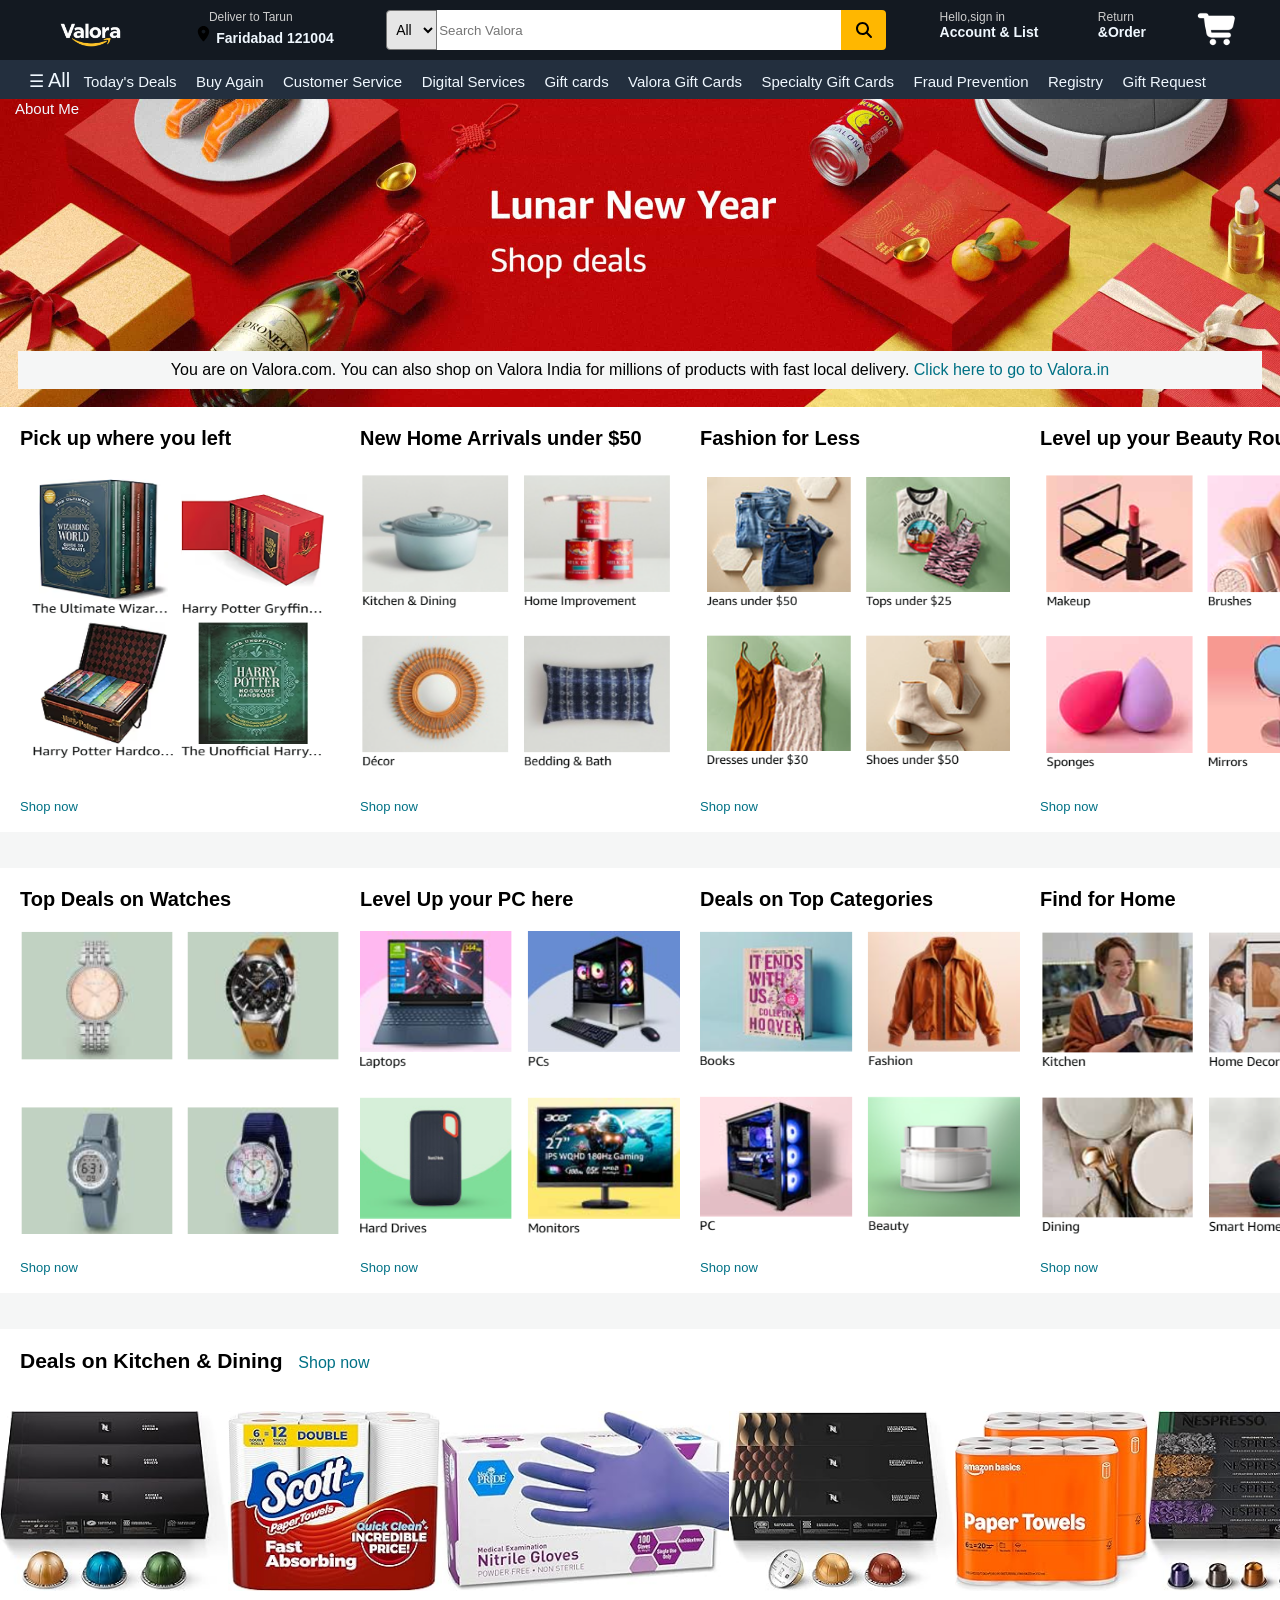
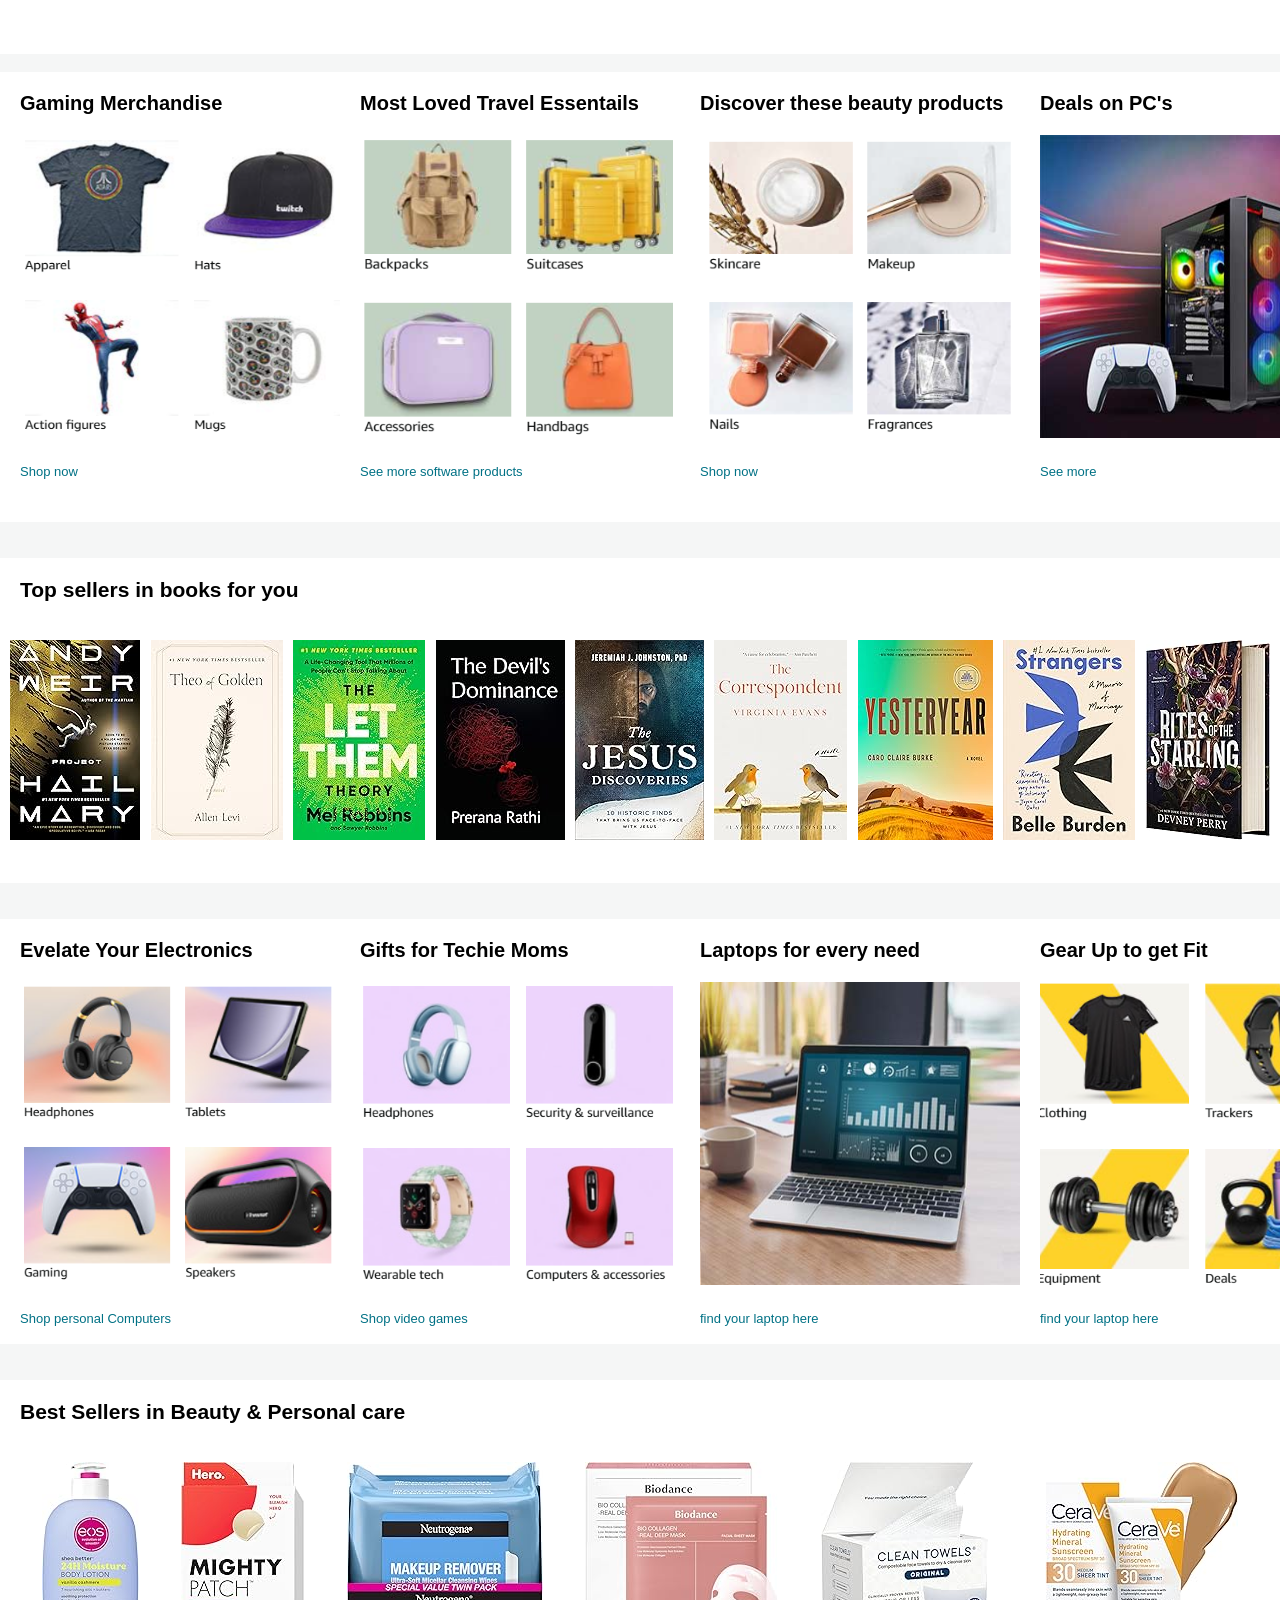
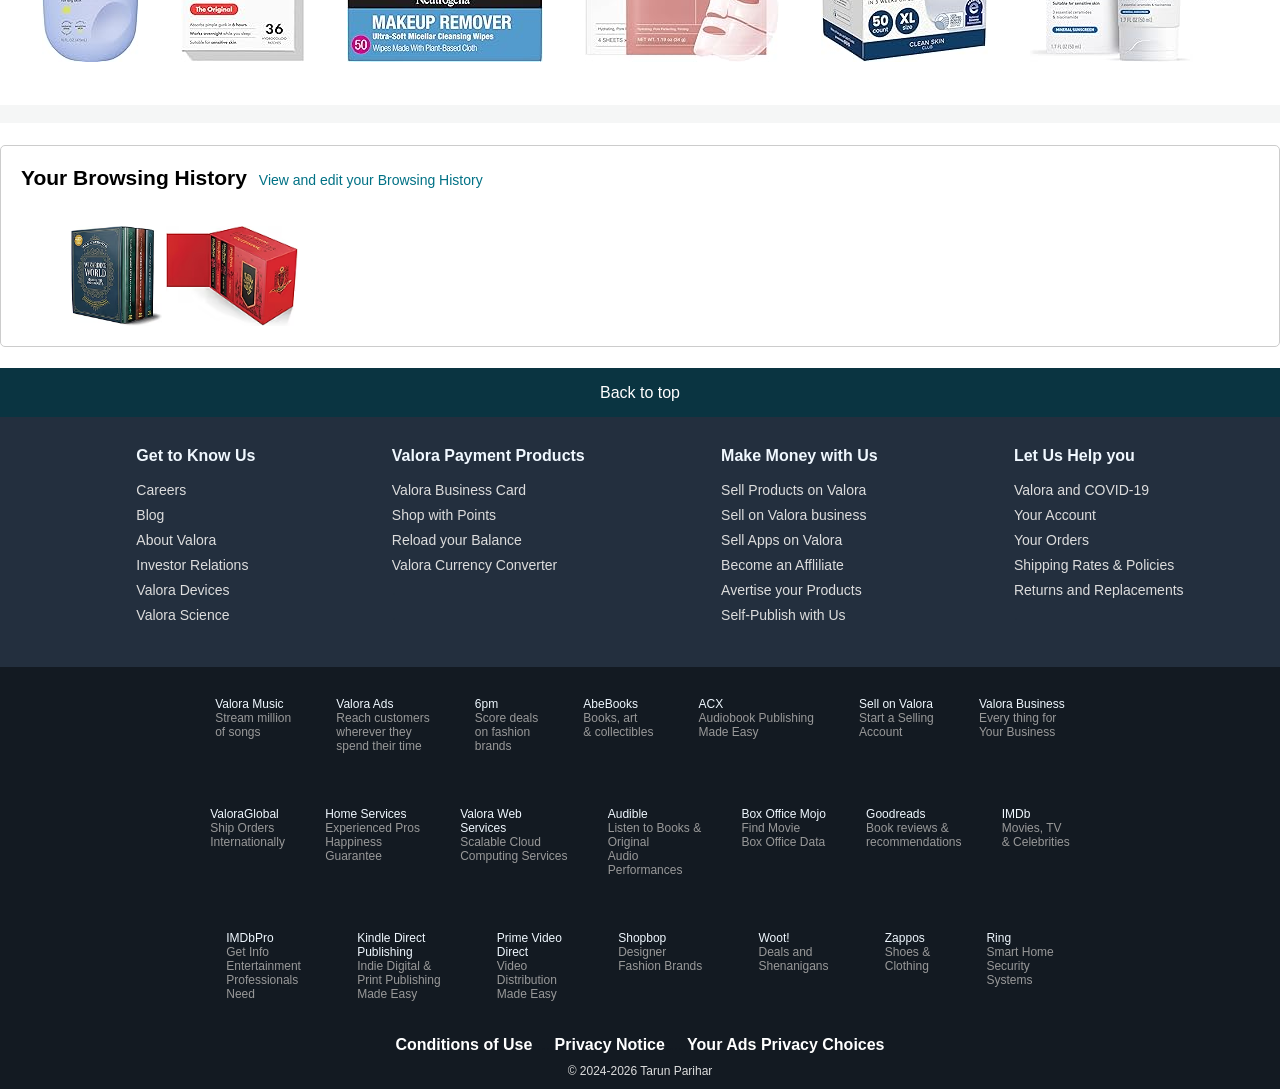
<file: index.html>
<!DOCTYPE html>
<html lang="en">

<head>
    <meta charset="UTF-8">
    <meta name="viewport" content="width=device-width, initial-scale=1.0">
    <title> Valora </title>

    <link rel="stylesheet" href="./styles/layout.css">
    <link rel="stylesheet" href="./styles/components.css">
    <link rel="stylesheet" href="./styles/main.css">
</head>

<body>

    <div class="navbar">
        <a href="./index.html"><img id="logo" src="./assets/images/Valora logo.png" alt="logo"></a>
        <div id="Deliver">
            <span style="margin: 15px;">
                Deliver to Tarun
            </span>
            <br>
            <span>
                <img style="height: 19px;" src="./assets/icons/location-dot-solid-full (1).svg" alt="location">
            </span>
            <span id="district">
                <b> Faridabad 121004</b>
            </span>
        </div>

        <div class="nav-search">
            <select class="search-select">
                <option>All</option>
                <option>All Departments</option>
                <option>Arts & Crafts</option>
                <option>Automotive</option>
                <option>Baby</option>
                <option>Books</option>
                <option>Boys's Fashion</option>
                <option>Deals</option>
                <option>Computers</option>
                <option>Digital Music</option>
            </select>
            <input class="search-bar" placeholder="Search Valora">

            <div>
                <button class="search-button">
                    <img style="height: 20px; margin-top: 3px;" src="./assets/icons/magnifying-glass-solid-full.svg" alt="">
                </button>
            </div>
        </div>
        <div id="Deliver">
            <span>
                Hello,sign in
            </span>
            <br>
            <span id="district">
                <b> Account & List </b>
            </span>
        </div>
        <div id="Deliver">
            <span>
                Return
            </span>
            <br>
            <span id="district">
                <b> &Order </b>
            </span>
        </div>
        <a href="./pages/Cart.html">
            <div id="deliver" style="text-decoration: none;">
                <img id="cart" src="./assets/icons/icons8-shopping-cart-64.png" alt="">
            </div>
        </a>
    </div>

    <div class="sub-nav-bar">
        <div id="all">
            <span>
                <span style="color: aliceblue; font-size: 17px;">&#9776;</span>
            </span>
            <span style="color: aliceblue; font-size: 20px;">
                <a href="#" style="text-decoration: none; color: aliceblue;">All</a>
            </span>

        </div>
        <div style="display: inline-block;">
            <span style="color: aliceblue; font-size: 15px;">
                <a href="#" style="text-decoration: none; color: aliceblue;">Today's Deals</a>
            </span>
        </div>
        <div style="display: inline-block; margin-left: 15px;">
            <span style="color: aliceblue; font-size: 15px;">
                <a href="#" style="text-decoration: none; color: aliceblue;">Buy Again</a>
            </span>
        </div>
        <div style="display: inline-block; margin-left: 15px;">
            <span style="color: aliceblue; font-size: 15px;">
                <a href="./pages/customer-service.html" style="text-decoration: none; color: aliceblue;">Customer
                    Service</a>
            </span>
        </div>
        <div style="display: inline-block; margin-left: 15px;">
            <span style="color: aliceblue; font-size: 15px;">
                <a href="./pages/Customer-Care-Digital-Services.html" style="text-decoration: none; color: aliceblue;">Digital Services</a>
            </span>
        </div>
        <div style="display: inline-block; margin-left: 15px;">
            <span style="color: aliceblue; font-size: 15px;">
                <a href="./pages/Gift-card.html" style="text-decoration: none; color: aliceblue;">Gift cards</a>
            </span>
        </div>
        <div style="display: inline-block; margin-left: 15px;">
            <span style="color: aliceblue; font-size: 15px;">
                <a href="./pages/Valora-gift-card.html" style="text-decoration: none; color: aliceblue;">Valora Gift
                    Cards</a>
            </span>
        </div>
        <div style="display: inline-block; margin-left: 15px;">
            <span style="color: aliceblue; font-size: 15px;">
                <a href="./pages/Special-Gift-cards.html" style="text-decoration: none; color: aliceblue;">Specialty
                    Gift Cards</a>
            </span>
        </div>
        <div style="display: inline-block; margin-left: 15px;">
            <span style="color: aliceblue; font-size: 15px;">
                <a href="./pages/Fraud-prevention.html" style="text-decoration: none; color: aliceblue;">Fraud
                    Prevention</a>
            </span>
        </div>
        <div style="display: inline-block; margin-left: 15px;">
            <span style="color: aliceblue; font-size: 15px;">
                <a href="./pages/Registry.html" style="text-decoration: none; color: aliceblue;">
                    Registry</a>
            </span>
        </div>
        <div style="display: inline-block; margin-left: 15px;">
            <span style="color: aliceblue; font-size: 15px;">
                <a href="./pages/Gift-request.html" style="text-decoration: none; color: aliceblue;">Gift Request</a>
            </span>
        </div>
        <div style="display: inline-block; margin-left: 15px;">
            <span style="color: aliceblue; font-size: 15px;">
                <a href="https://beacons.ai/tarun_programmer" style="text-decoration: none; color: aliceblue; "
                    target="_main">About
                    Me</a>
            </span>
        </div>
    </div>

    <div class="back-img">

        <br><br><br><br><br><br><br><br><br><br><br><br><br><br>
        <center>
            <div id="info">
                <center>
                    You are on Valora.com. You can also shop on Valora India for millions of products with fast local delivery.
                    <a style="color: #007185; text-decoration: none;" href="https://www.valora.in">
                        Click here to go to Valora.in
                    </a>
                </center>
            </div>
        </center>
        <br>
        <div id="item">
            <div class="pc">
                <span style="font-size: 20px; "> 
                    <b>
                        Pick up where you left
                    </b>
                </span>
                <span>
                    <img id="pc-img" src="./assets/images/Where-you-left.png" alt="">
                </span>
                <span><a style="text-decoration: none; color: #007185; font-size: 13px;" href="#">Shop now</a></span>
            </div>

            <div class="pc">
                <span style="font-size: 20px; ">
                    <b>
                        New Home Arrivals under $50
                    </b>
                </span>
                <span>
                    <img id="pc-img" src="./assets/images/Home-arrivals.png" alt="">
                </span>
                <span><a style="text-decoration: none; color: #007185; font-size: 13px;" href="#">Shop now</a></span>
            </div>

            <div class="pc">
                <span style="font-size: 20px; ">
                    <b>
                        Fashion for Less
                    </b>
                </span>
                <span>
                    <img id="pc-img" src="./assets/images/Fashion-for-less.png" alt="">
                </span>
                <span><a style="text-decoration: none; color: #007185; font-size: 13px;" href="#">Shop now</a></span>
            </div>

            <div class="pc">
                <span style="font-size: 20px; ">
                    <b>
                        Level up your Beauty Routine
                    </b>
                </span>
                <span>
                    <img id="pc-img" src="./assets/images/Beauty-routine.png" alt="">
                </span>
                <span>
                    <a style="text-decoration: none; color: #007185; font-size: 13px;" href="#">Shop now</a>
                </span>
            </div>
        </div>
        <br><br>
        <div id="item">
            <div class="pc">
                <span style="font-size: 20px; ">
                    <b>
                        Top Deals on Watches
                    </b>
                </span>
                <span>
                    <img id="pc-img" src="./assets/images/Watches.png" alt="">
                </span>
                <span><a style="text-decoration: none; color: #007185; font-size: 13px;" href="#">Shop now</a></span>
            </div>

            <div class="pc">
                <span style="font-size: 20px; ">
                    <b>
                        Level Up your PC here
                    </b>
                </span>
                <span>
                    <img id="pc-img" src="./assets/images/Pc-devices.png" alt="">
                </span>
                <span><a style="text-decoration: none; color: #007185; font-size: 13px;" href="#">Shop now</a></span>
            </div>

            <div class="pc">
                <span style="font-size: 20px; ">
                    <b>
                        Deals on Top Categories
                    </b>
                </span>
                <span>
                    <img id="pc-img" src="./assets/images/Top-category-deals.png" alt="">
                </span>
                <span><a style="text-decoration: none; color: #007185; font-size: 13px;" href="#">Shop now</a></span>
            </div>

            <div class="pc">
                <span style="font-size: 20px; ">
                    <b>
                        Find for Home
                    </b>
                </span>
                <span>
                    <img id="pc-img" src="./assets/images/Home-decor-deals.png" alt="">
                </span>
                <span><a style="text-decoration: none; color: #007185; font-size: 13px;" href="#">Shop now</a></span>
            </div>
        </div>

        <br><br>

        <div class="long-ad">
            <div style="margin-bottom: 20px;">
                <span>
                    <b style="font-size: 21px; padding-left: 20px;">
                        Deals on Kitchen & Dining
                    </b>
                </span>
                <span>
                    <a style="text-decoration: none; color: #007185; font-size: 16px; margin-left: 10px;" href="#">Shop
                        now</a>
                </span>
            </div>
            <br>
            <div id="long">
                <img id="Kitchen" src="./assets/images/Kitchen-item-1.jpg" alt="">
                <img id="Kitchen" src="./assets/images/Kitchen-item-2.jpg" alt="">
                <img id="Kitchen" src="./assets/images/Kitchen-item-3.jpg" alt="">
                <img id="Kitchen" src="./assets/images/Kitchen-item-4.jpg" alt="">
                <img id="Kitchen" src="./assets/images/Kitchen-item-5.jpg" alt="">
                <img id="Kitchen" src="./assets/images/Kitchen-item-6.jpg" alt="">
            </div>
        </div>

        <br>
        <div id="item">
            <div class="pc" style="height: 430px;">
                <span style="font-size: 20px; ">
                    <b>
                        Gaming Merchandise
                    </b>
                </span>
                <span>
                    <img id="pc-img" src="./assets/images/Gaming-merchandise.png" alt="">
                </span>
                <span><a style="text-decoration: none; color: #007185; font-size: 13px;" href="#">Shop now</a></span>
            </div>

            <div class="pc" style="height: 430px;">
                <span style="font-size: 20px; ">
                    <b>
                        Most Loved Travel Essentails
                    </b>
                </span>
                <span>
                    <img id="pc-img" src="./assets/images/Travel-essentials.png" alt="">
                </span>
                <span><a style="text-decoration: none; color: #007185; font-size: 13px;" href="#">See more software
                        products</a></span>
            </div>

            <div class="pc" style="height: 430px;">
                <span style="font-size: 20px; ">
                    <b>
                        Discover these beauty products
                    </b>
                </span>
                <span>
                    <img id="pc-img" src="./assets/images/Beauty-products.png" alt="">
                </span>
                <span><a style="text-decoration: none; color: #007185; font-size: 13px;" href="#">Shop now</a></span>
            </div>

            <div class="pc" style="height: 430px;">
                <span style="font-size: 20px; ">
                    <b>
                        Deals on PC's
                    </b>
                </span>
                <span>
                    <img id="pc-img" src="./assets/images/Pc-img.jpg" alt="">
                </span>
                <span><a style="text-decoration: none; color: #007185; font-size: 13px;" href="#">See more</a></span>
            </div>
        </div>
        <br><br>

        <div class="long-ad">
            <div style="margin-bottom: 20px;">
                <span>
                    <b style="font-size: 21px; padding-left: 20px;">
                        Top sellers in books for you
                    </b>
                </span>

            </div>
            <br>
            <div id="item">
                <img id="book" src="./assets/images/Book-img-1.jpg" alt="">
                <img id="book" src="./assets/images/Book-img-2.jpg" alt="">
                <img id="book" src="./assets/images/Book-img-3.jpg" alt="">
                <img id="book" src="./assets/images/Book-img-4.jpg" alt="">
                <img id="book" src="./assets/images/Book-img-5.jpg" alt="">
                <img id="book" src="./assets/images/Book-img-6.jpg" alt="">
                <img id="book" src="./assets/images/Book-img-7.jpg" alt="">
                <img id="book" src="./assets/images/Book-img-8.jpg" alt="">
                <img id="book" src="./assets/images/Book-img-9.jpg" alt="">
            </div>
        </div> <br><br>

        <div id="item">
            <div class="pc">
                <span style="font-size: 20px; ">
                    <b>
                        Evelate Your Electronics
                    </b>
                </span>
                <span>
                    <img id="pc-img" src="./assets/images/Electronics.png" alt="">
                </span>
                <span><a style="text-decoration: none; color: #007185; font-size: 13px;" href="#">Shop personal
                        Computers</a></span>
            </div>

            <div class="pc">
                <span style="font-size: 20px; ">
                    <b>
                        Gifts for Techie Moms
                    </b>
                </span>
                <span>
                    <img id="pc-img" src="./assets/images/Tech-gifts.png" alt="">
                </span>
                <span><a style="text-decoration: none; color: #007185; font-size: 13px;" href="#">Shop video games
                    </a></span>
            </div>

            <div class="pc">
                <span style="font-size: 20px; ">
                    <b>
                        Laptops for every need
                    </b>
                </span>
                <span>
                    <img id="pc-img" src="./assets/images/Laptop.jpg" alt="">
                </span>
                <span><a style="text-decoration: none; color: #007185; font-size: 13px;" href="#">find your laptop
                        here</a></span>
            </div>
            <div class="pc">
                <span style="font-size: 20px; ">
                    <b>
                        Gear Up to get Fit
                    </b>
                </span>
                <span>
                    <img id="pc-img" src="./assets/images/Fitness.png" alt="">
                </span>
                <span><a style="text-decoration: none; color: #007185; font-size: 13px;" href="#">find your laptop
                        here</a></span>
            </div>
        </div>
        <br><br>

        <div class="long-ad">
            <div style="margin-bottom: 20px;">
                <span>
                    <b style="font-size: 21px; padding-left: 20px;">
                        Best Sellers in Beauty & Personal care
                    </b>
                </span>

            </div>
            <br>
            <div id="long">
                <img id="book" src="./assets/images/beauty-product-1.jpg" alt="">
                <img id="book" src="./assets/images/beauty-product-2.jpg" alt="">
                <img id="book" src="./assets/images/beauty-product-3.jpg" alt="">
                <img id="book" src="./assets/images/beauty-product-4.jpg" alt="">
                <img id="book" src="./assets/images/beauty-product-5.jpg" alt="">
                <img id="book" src="./assets/images/beauty-product-6.jpg" alt="">
            </div>
        </div>

        <br>
        <div id="recent">

            <div style="height: 200px; width: 100%; border-radius: 5px; border: 1px solid #ccc; ">
                <div id="History" style="padding: 20px 20px 20px 20px ;">
                    <span>
                        <b style="font-size: 21px;">
                            Your Browsing History
                        </b>
                    </span>
                    <span>
                        <a style="text-decoration: none; color: #007185; font-size: 14px; margin-left: 6px;"
                            href="#">View and edit your Browsing History</a>
                    </span>
                    <br><br><br>
                    <img style="margin-left: 50px; height: 100px;" src="./assets/images/Recommendation-1.avif" alt="">
                    <img style="height: 100px;" src="./assets/images/Recommendation-2.avif" alt="">
                </div>
            </div>
        </div>

        <a href="#" class="top">
            <center>
                <span style="color: white;">
                    Back to top
                </span>
            </center>
        </a href="#">

        <div class="up-foot">

            <div class="know">
                <span style="color: aliceblue; font-size: 16px; margin-left: 40px;"> <b>Get to Know Us</b> </span>
                <ul style="list-style: none;">
                    <li style="margin-top: 7px;">
                        <a style="text-decoration: none; color: #dddddd; font-size: 14px; " href="#">Careers</a>
                    </li>
                    <li style="margin-top: 7px;">
                        <a style="text-decoration: none; color: #dddddd; font-size: 14px; " href="#">Blog</a>
                    </li>
                    <li style="margin-top: 7px;">
                        <a style="text-decoration: none; color: #dddddd; font-size: 14px; " href="#">About Valora</a>
                    </li>
                    <li style="margin-top: 7px;">
                        <a style="text-decoration: none; color: #dddddd; font-size: 14px; " href="#">Investor
                            Relations</a>
                    </li>
                    <li style="margin-top: 7px;">
                        <a style="text-decoration: none; color: #dddddd; font-size: 14px; " href="#">Valora Devices</a>
                    </li>
                    <li style="margin-top: 7px;">
                        <a style="text-decoration: none; color: #dddddd; font-size: 14px; " href="#">Valora Science</a>
                    </li>
                </ul>
            </div>

            <div class="know">
                <span style="color: aliceblue; font-size: 16px; margin-left: 40px;"> <b>Valora Payment Products</b>
                </span>
                <ul style="list-style: none;">
                    <li style="margin-top: 7px;">
                        <a style="text-decoration: none; color: #dddddd; font-size: 14px; " href="#">Valora Business
                            Card</a>
                    </li>
                    <li style="margin-top: 7px;">
                        <a style="text-decoration: none; color: #dddddd; font-size: 14px; " href="#">Shop with
                            Points</a>
                    </li>
                    <li style="margin-top: 7px;">
                        <a style="text-decoration: none; color: #dddddd; font-size: 14px; " href="#">Reload your
                            Balance</a>
                    </li>
                    <li style="margin-top: 7px;">
                        <a style="text-decoration: none; color: #dddddd; font-size: 14px; " href="#">Valora Currency
                            Converter</a>
                    </li>
                    <li style="margin-top: 7px;">
                        <a style="text-decoration: none; color: #232F3E; font-size: 14px; " href="#"> .</a>
                    </li>
                    <li style="margin-top: 7px;">
                        <a style="text-decoration: none; color: #232F3E; font-size: 14px; " href="#"> .</a>
                    </li>
                </ul>
            </div>
            <div class="know">
                <span style="color: aliceblue; font-size: 16px; margin-left: 40px;"> <b>Make Money with Us</b> </span>
                <ul style="list-style: none;">
                    <li style="margin-top: 7px;">
                        <a style="text-decoration: none; color: #dddddd; font-size: 14px; " href="#">Sell Products on
                            Valora</a>
                    </li>
                    <li style="margin-top: 7px;">
                        <a style="text-decoration: none; color: #dddddd; font-size: 14px; " href="#">Sell on Valora
                            business</a>
                    </li>
                    <li style="margin-top: 7px;">
                        <a style="text-decoration: none; color: #dddddd; font-size: 14px; " href="#">Sell Apps on
                            Valora</a>
                    </li>
                    <li style="margin-top: 7px;">
                        <a style="text-decoration: none; color: #dddddd; font-size: 14px; " href="#">Become an
                            Affliliate</a>
                    </li>
                    <li style="margin-top: 7px;">
                        <a style="text-decoration: none; color: #dddddd; font-size: 14px; " href="#">Avertise your
                            Products</a>
                    </li>
                    <li style="margin-top: 7px;">
                        <a style="text-decoration: none; color: #dddddd; font-size: 14px; " href="#">Self-Publish with
                            Us</a>
                    </li>
                </ul>
            </div>
            <div class="know">
                <span style="color: aliceblue; font-size: 16px; margin-left: 40px;"> <b>Let Us Help you</b> </span>
                <ul style="list-style: none;">
                    <li style="margin-top: 7px;">
                        <a style="text-decoration: none; color: #dddddd; font-size: 14px; " href="#">Valora and
                            COVID-19</a>
                    </li>
                    <li style="margin-top: 7px;">
                        <a style="text-decoration: none; color: #dddddd; font-size: 14px; " href="#">Your Account</a>
                    </li>
                    <li style="margin-top: 7px;">
                        <a style="text-decoration: none; color: #dddddd; font-size: 14px; " href="#">Your Orders</a>
                    </li>
                    <li style="margin-top: 7px;">
                        <a style="text-decoration: none; color: #dddddd; font-size: 14px; " href="#">Shipping Rates &
                            Policies</a>
                    </li>
                    <li style="margin-top: 7px;">
                        <a style="text-decoration: none; color: #dddddd; font-size: 14px; " href="#">Returns and
                            Replacements</a>
                    </li>
                    <li style="margin-top: 7px;">
                        <a style="text-decoration: none; color: #232F3E; font-size: 14px; " href="#">.</a>
                    </li>
                </ul>
            </div>
        </div>
        <div id="upper-footer" style="background-color: #131a22; height: 392px; width: 100%; padding-top: 30px;">
            <div style="display: flex; justify-content: space-evenly; padding-left: 170px; padding-right: 170px;">
                <a href="" id="music">
                    Valora Music
                    <br>
                    <span id="define" style="color: #999999;">
                        Stream million
                        <br> of songs
                    </span>
                </a>
                <a href="" id="music">
                    Valora Ads
                    <br>
                    <span id="define" style="color: #999999;">
                        Reach customers <br> wherever they <br> spend their time
                    </span>
                </a>

                <a href="" id="music">
                    6pm
                    <br>
                    <span id="define" style="color: #999999;">
                        Score deals <br> on fashion <br> brands
                    </span>
                </a> <a href="" id="music">
                    AbeBooks
                    <br>
                    <span id="define" style="color: #999999;">
                        Books, art <br> & collectibles
                    </span>
                </a> <a href="" id="music">
                    ACX
                    <br>
                    <span id="define" style="color: #999999;">
                        Audiobook Publishing <br> Made Easy
                    </span>
                </a> <a href="" id="music">
                    Sell on Valora
                    <br>
                    <span id="define" style="color: #999999;">
                        Start a Selling <br> Account
                    </span>
                </a> <a href="" id="music">
                    Valora Business
                    <br>
                    <span id="define" style="color: #999999;">
                        Every thing for <br> Your Business
                    </span>
                </a>

            </div>

            <br><br><br>
            <div style="display: flex; justify-content: space-evenly; padding-left: 170px; padding-right: 170px;"> <a
                    href="" id="music">
                    ValoraGlobal
                    <br>
                    <span id="define" style="color: #999999;">
                        Ship Orders <br> Internationally
                    </span>
                </a>
                <a href="" id="music">
                    Home Services
                    <br>
                    <span id="define" style="color: #999999;">
                        Experienced Pros <br>Happiness <br>Guarantee
                    </span>
                </a>

                <a href="" id="music">
                    Valora Web <br> Services
                    <br>
                    <span id="define" style="color: #999999;">
                        Scalable Cloud <br>
                        Computing Services
                    </span>
                </a>
                <a href="" id="music">
                    Audible
                    <br>
                    <span id="define" style="color: #999999;">
                        Listen to Books & <br> Original <br>
                        Audio <br> Performances
                    </span>
                </a> <a href="" id="music">
                    Box Office Mojo
                    <br>
                    <span id="define" style="color: #999999;">
                        Find Movie <br>
                        Box Office Data
                    </span>
                </a> <a href="" id="music">
                    Goodreads
                    <br>
                    <span id="define" style="color: #999999;">
                        Book reviews
                        & <br> recommendations
                    </span>
                </a> <a href="" id="music">
                    IMDb
                    <br>
                    <span id="define" style="color: #999999;">
                        Movies, TV <br>
                        & Celebrities
                    </span>
                </a>

            </div>

            <br><br><br>
            <div style="display: flex; justify-content: space-evenly; padding-left: 170px; padding-right: 170px;">

                <a href="" id="music">
                    IMDbPro
                    <br>
                    <span id="define" style="color: #999999;">
                        Get Info <br> Entertainment <br>
                        Professionals <br> Need
                    </span>
                </a>

                <a href="" id="music">
                    Kindle Direct <br> Publishing
                    <br>
                    <span id="define" style="color: #999999;">
                        Indie Digital & <br> Print Publishing <br>
                        Made Easy
                    </span>
                </a>

                <a href="" id="music">
                    Prime Video <br> Direct
                    <br>
                    <span id="define" style="color: #999999;">
                        Video <br> Distribution <br>
                        Made Easy
                    </span>
                </a>

                <a href="" id="music">
                    Shopbop
                    <br>
                    <span id="define" style="color: #999999;">
                        Designer <br>
                        Fashion Brands
                    </span>
                </a> <a href="" id="music">
                    Woot!
                    <br>
                    <span id="define" style="color: #999999;">
                        Deals and <br>
                        Shenanigans
                    </span>
                </a>

                <a href="" id="music">
                    Zappos
                    <br>
                    <span id="define" style="color: #999999;">
                        Shoes & <br>
                        Clothing
                    </span>
                </a>

                <a href="" id="music">
                    Ring
                    <br>
                    <span id="define" style="color: #999999;">
                        Smart Home <br>
                        Security <br> Systems
                    </span>
                </a>

            </div>
            <div>
                <div class="foot">
                    <span>
                        <b> Conditions of Use </b>
                    </span>
                    <span style="color: #131a22;">.....</span>
                    <span>
                        <b> Privacy Notice </b>
                    </span>
                    <span style="color: #131a22;">.....</span>
                    <span>
                        <b> Your Ads Privacy Choices </b>
                    </span>
                </div>
                <div style="display: flex; justify-content: center; margin-top: 10px;">
                    <span style="color: #dddddd; font-size: 12px;">
                        &#169; 2024-2026 Tarun Parihar
                    </span>
                </div>
            </div>

        </div>

    </div>

</body>

</html>
</file>
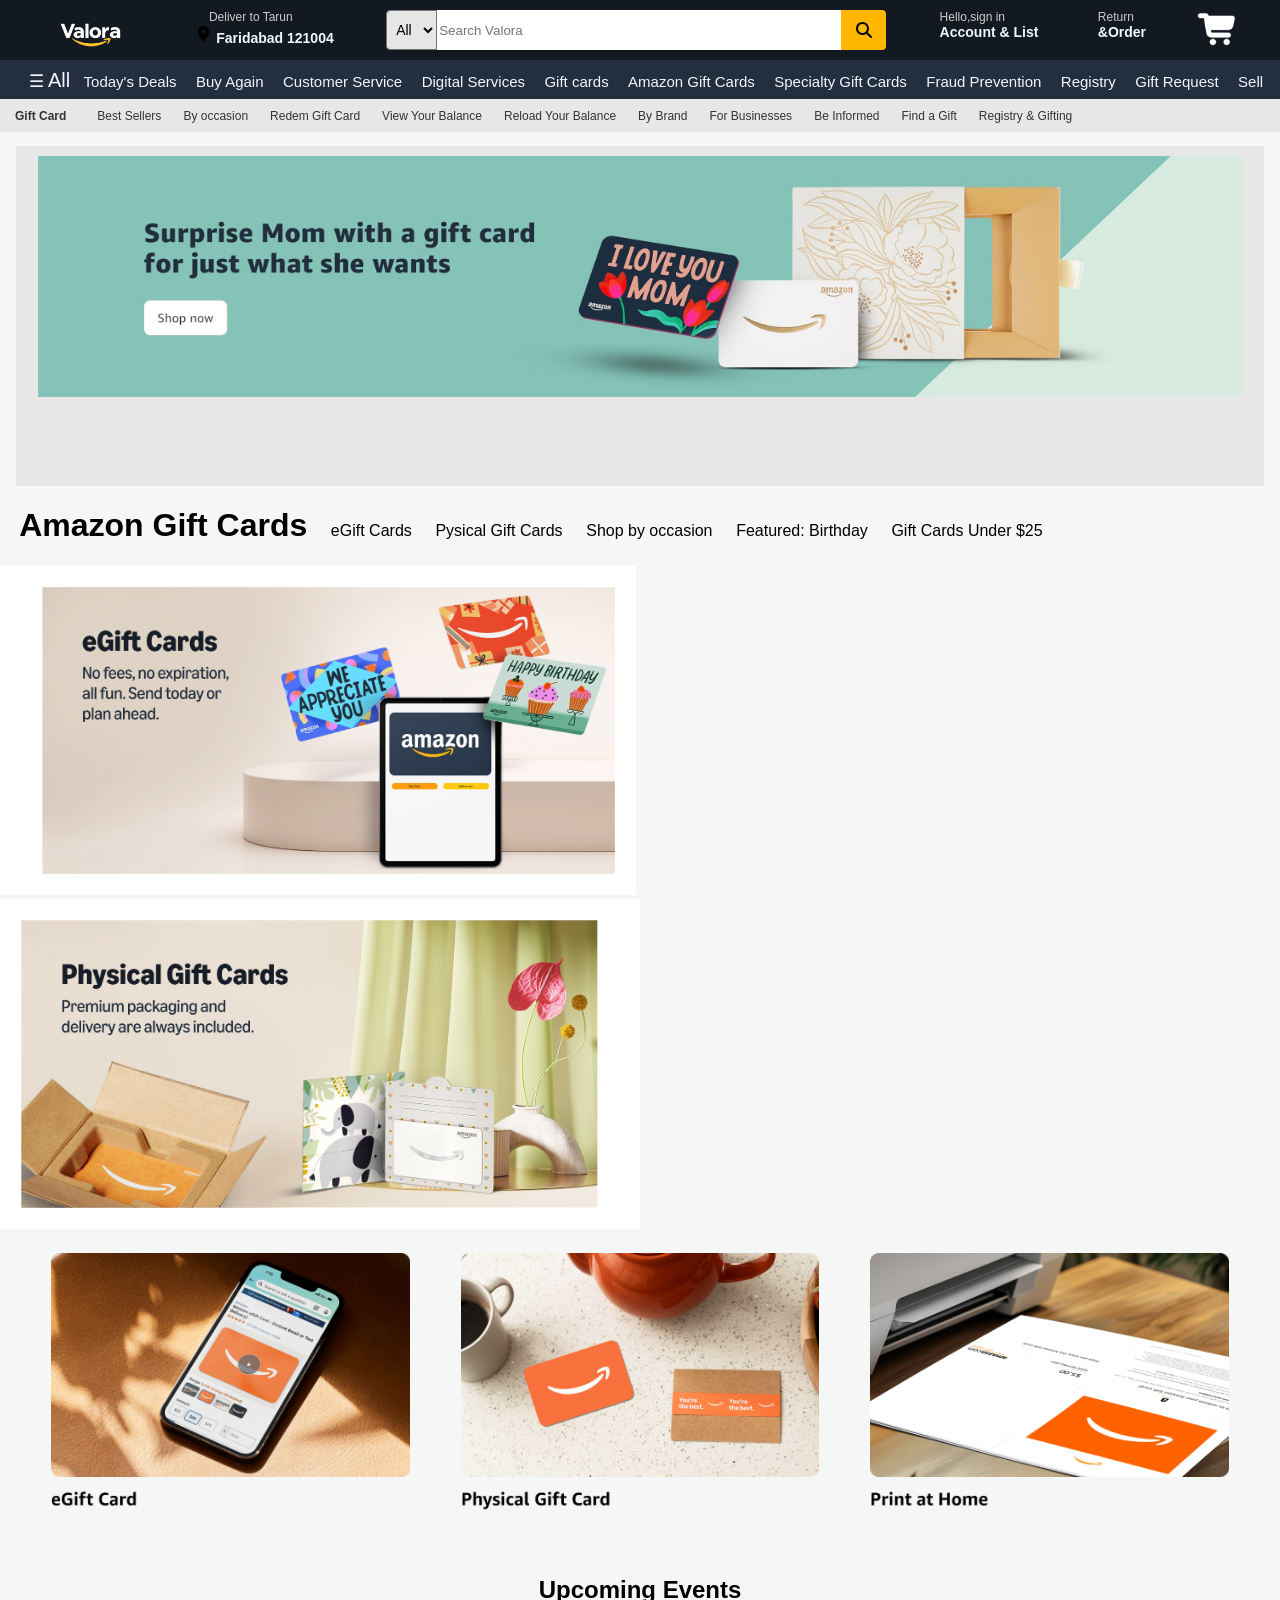
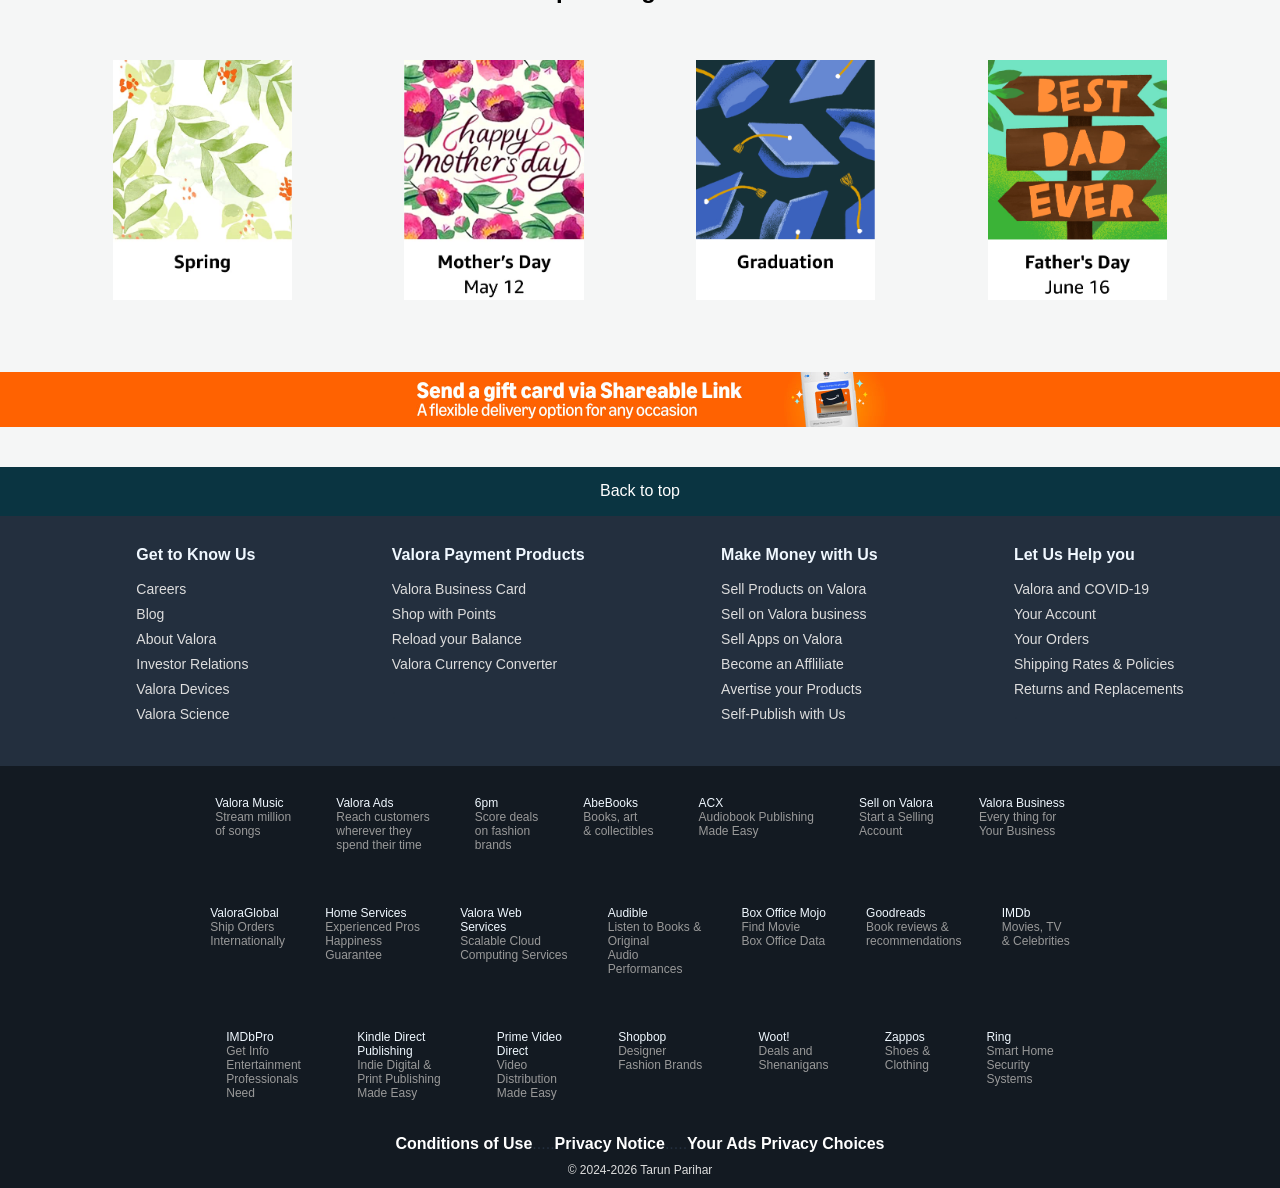
<file: pages/Amazon-gift-card.html>
<!DOCTYPE html>
<html lang="en">

<head>
    <meta charset="UTF-8">
    <meta name="viewport" content="width=device-width, initial-scale=1.0">
    <title>Amazon Gift Cards</title>
    <link rel="stylesheet" href="../styles/layout.css">
    <link rel="stylesheet" href="../styles/components.css">
    <link rel="stylesheet" href="../styles/main.css">
    <link rel="stylesheet" href="../styles/pages/amazon-gift-card.css">
</head>

<body>
    <div class="navbar">
        <a href="../index.html"><img id="logo" src="../assets/images/Valora logo.png" alt="logo"></a>
        <div id="Deliver">
            <span style="margin: 15px;">
                Deliver to Tarun
            </span>
            <br>
            <span>
                <img style="height: 19px;" src="../assets/icons/location-dot-solid-full (1).svg" alt="location">
            </span>
            <span id="district">
                <b> Faridabad 121004</b>
            </span>
        </div>

        <div class="nav-search">
            <select class="search-select">
                <option>All</option>
                <option>All Departments</option>
                <option>Arts & Crafts</option>
                <option>Automotive</option>
                <option>Baby</option>
                <option>Books</option>
                <option>Boys's Fashion</option>
                <option>Deals</option>
                <option>Computers</option>
                <option>Digital Music</option>
            </select>
            <input class="search-bar" placeholder="Search Valora">

            <div>
                <button class="search-button">
                    <img style="height: 20px; margin-top: 3px;" src="../assets/icons/magnifying-glass-solid-full.svg"
                        alt="">
                </button>
            </div>
        </div>
        <div id="Deliver">
            <span>
                Hello,sign in
            </span>
            <br>
            <span id="district">
                <b> Account & List </b>
            </span>
        </div>
        <div id="Deliver">
            <span>
                Return
            </span>
            <br>
            <span id="district">
                <b> &Order </b>
            </span>
        </div>
        <a href="./Cart.html">
            <div id="deliver">
                <img id="cart" src="../assets/icons/icons8-shopping-cart-64.png" alt="">
            </div>
        </a>
    </div>

    <div class="sub-nav-bar">
        <div id="all">
            <span>
                <span style="color: aliceblue; font-size: 17px;">&#9776;</span>
            </span>
            <span style="color: aliceblue; font-size: 20px;">
                <a href="#" style="text-decoration: none; color: aliceblue;">All</a>
            </span>

        </div>
        <div style="display: inline-block;">
            <span style="color: aliceblue; font-size: 15px;">
                <a href="#" style="text-decoration: none; color: aliceblue;">Today's Deals</a>
            </span>
        </div>
        <div style="display: inline-block; margin-left: 15px;">
            <span style="color: aliceblue; font-size: 15px;">
                <a href="#" style="text-decoration: none; color: aliceblue;">Buy Again</a>
            </span>
        </div>
        <div style="display: inline-block; margin-left: 15px;">
            <span style="color: aliceblue; font-size: 15px;">
                <a href="./customer-service.html"
                    style="text-decoration: none; color: aliceblue;">Customer Service</a>
            </span>
        </div>
        <div style="display: inline-block; margin-left: 15px;">
            <span style="color: aliceblue; font-size: 15px;">
                <a href="./Customer-Care-Digital-Services.html" style="text-decoration: none; color: aliceblue;">Digital Services</a>
            </span>
        </div>
        <div style="display: inline-block; margin-left: 15px;">
            <span style="color: aliceblue; font-size: 15px;">
                <a href="./Gift-card.html"
                    style="text-decoration: none; color: aliceblue;">Gift cards</a>
            </span>
        </div>
        <div style="display: inline-block; margin-left: 15px;">
            <span style="color: aliceblue; font-size: 15px;">
                <a href="./Amazon-gift-card.html" style="text-decoration: none; color: aliceblue;">Amazon Gift
                    Cards</a>
            </span>
        </div>
        <div style="display: inline-block; margin-left: 15px;">
            <span style="color: aliceblue; font-size: 15px;">
                <a href="./Special-Gift-cards.html" style="text-decoration: none; color: aliceblue;">Specialty Gift
                    Cards</a>
            </span>
        </div>
        <div style="display: inline-block; margin-left: 15px;">
            <span style="color: aliceblue; font-size: 15px;">
                <a href="./Fraud-prevention.html" style="text-decoration: none; color: aliceblue;">Fraud
                    Prevention</a>
            </span>
        </div>
        <div style="display: inline-block; margin-left: 15px;">
            <span style="color: aliceblue; font-size: 15px;">
                <a href="./Registry.html" style="text-decoration: none; color: aliceblue;">
                    Registry</a>
            </span>
        </div>
        <div style="display: inline-block; margin-left: 15px;">
            <span style="color: aliceblue; font-size: 15px;">
                <a href="./Gift-request.html" style="text-decoration: none; color: aliceblue;">Gift Request</a>
            </span>
        </div>
        <div style="display: inline-block; margin-left: 15px;">
            <span style="color: aliceblue; font-size: 15px;">
                <a href="#" style="text-decoration: none; color: aliceblue;">Sell</a>
            </span>
        </div>
    </div>
    













    <div class="nav-gc">
        <a href="" class="nav-gc-content" style=" text-decoration: none; margin-left: 15px;"><b>Gift Card</b></a>
        <a href="" class="nav-gc-content" style=" text-decoration: none; padding: 0px 11px 0px 31px;">Best Sellers</a>
        <a href="" class="nav-gc-content" style=" text-decoration: none; padding: 0px 11px 0px 11px;">By occasion</a>
        <a href="" class="nav-gc-content" style=" text-decoration: none; padding: 0px 11px 0px 11px;">Redem Gift
            Card</a>
        <a href="" class="nav-gc-content" style=" text-decoration: none; padding: 0px 11px 0px 11px;">View Your
            Balance</a>
        <a href="" class="nav-gc-content" style=" text-decoration: none; padding: 0px 11px 0px 11px;">Reload Your
            Balance</a>
        <a href="" class="nav-gc-content" style=" text-decoration: none; padding: 0px 11px 0px 11px;">By Brand</a>
        <a href="" class="nav-gc-content" style=" text-decoration: none; padding: 0px 11px 0px 11px;">For Businesses</a>
        <a href="" class="nav-gc-content" style=" text-decoration: none; padding: 0px 11px 0px 11px;">Be Informed</a>
        <a href="" class="nav-gc-content" style=" text-decoration: none; padding: 0px 11px 0px 11px;">Find a Gift</a>
        <a href="./Registry.html" class="nav-gc-content" style=" text-decoration: none; padding: 0px 11px 0px 11px;">Registry &
            Gifting</a>
    </div>





    <center>
        <div class="img">
            <img style="width: 98%;" src="/assets/images/back-img-agc.jpg" alt="">
        </div>
    </center>



    <div>
        <span style="margin-left: 1.5%; ">
            <h1 style="display: inline-block;">Amazon Gift Cards</h1>
        </span>
        <span style="margin-left: 1.5%; "><a class="mini-nav" href="">eGift Cards</a></span>
        <span style="margin-left: 1.5%; "><a class="mini-nav" href="">Pysical Gift Cards</a></span>
        <span style="margin-left: 1.5%; "><a class="mini-nav" href="">Shop by occasion</a></span>
        <span style="margin-left: 1.5%; "><a class="mini-nav" href="">Featured: Birthday</a></span>
        <span style="margin-left: 1.5%; "><a class="mini-nav" href="">Gift Cards Under $25</a></span>
    </div>

    <img style=" width: 49.7%;" src="/assets/images/AGC-IMG1.jpg" alt="">
    <img style="width: 50%; " src="/assets/images/AGC-IMG2.jpg" alt="">
<div class="agc-img">
    <img style=" width: 28%;" src="/assets/images/AGC-IMG3.png" alt="">
    <img style=" width: 28%;" src="/assets/images/AGC-IMG4.png" alt="">
    <img style=" width: 28%;" src="/assets/images/AGC-IMG5.png" alt="">
</div>



    <br><br>

    <center>
        <h2>
            <div style="font-size: 24px;">Upcoming Events</div>
        </h2>
    </center>





    <br><br>

    <div style="display: flex; justify-content: space-evenly;">

        <img style="width: 14%;" src="/assets/images/spring.jpg" alt="">
        <img style="width: 14%;" src="/assets/images/mother day.jpg" alt="">
        <img style="width: 14%;" src="/assets/images/graduation.jpg" alt="">
        <img style="width: 14%;" src="/assets/images/father day.jpg" alt="">


    </div>







    <br><br><br><br>




    

<img style="width: 100%;" src="/assets/images/agc-shop-by-ocaasion.jpg" alt="">




<br><br><br>




    <a href="#" class="top">
        <span style="color: white; display: block; text-align: center;">
            Back to top
        </span>
    </a>

    <div class="up-foot">

        <div class="know">
            <span style="color: aliceblue; font-size: 16px; margin-left: 40px;"> <b>Get to Know Us</b> </span>
            <ul style="list-style: none;">
                <li style="margin-top: 7px;">
                    <a style="text-decoration: none; color: #dddddd; font-size: 14px; " href="#">Careers</a>
                </li>
                <li style="margin-top: 7px;">
                    <a style="text-decoration: none; color: #dddddd; font-size: 14px; " href="#">Blog</a>
                </li>
                <li style="margin-top: 7px;">
                    <a style="text-decoration: none; color: #dddddd; font-size: 14px; " href="#">About Valora</a>
                </li>
                <li style="margin-top: 7px;">
                    <a style="text-decoration: none; color: #dddddd; font-size: 14px; " href="#">Investor
                        Relations</a>
                </li>
                <li style="margin-top: 7px;">
                    <a style="text-decoration: none; color: #dddddd; font-size: 14px; " href="#">Valora Devices</a>
                </li>
                <li style="margin-top: 7px;">
                    <a style="text-decoration: none; color: #dddddd; font-size: 14px; " href="#">Valora Science</a>
                </li>
            </ul>
        </div>

        <div class="know">
            <span style="color: aliceblue; font-size: 16px; margin-left: 40px;"> <b>Valora Payment Products</b>
            </span>
            <ul style="list-style: none;">
                <li style="margin-top: 7px;">
                    <a style="text-decoration: none; color: #dddddd; font-size: 14px; " href="#">Valora Business
                        Card</a>
                </li>
                <li style="margin-top: 7px;">
                    <a style="text-decoration: none; color: #dddddd; font-size: 14px; " href="#">Shop with
                        Points</a>
                </li>
                <li style="margin-top: 7px;">
                    <a style="text-decoration: none; color: #dddddd; font-size: 14px; " href="#">Reload your
                        Balance</a>
                </li>
                <li style="margin-top: 7px;">
                    <a style="text-decoration: none; color: #dddddd; font-size: 14px; " href="#">Valora Currency
                        Converter</a>
                </li>
                <li style="margin-top: 7px;">
                    <a style="text-decoration: none; color: #232F3E; font-size: 14px; " href="#"> .</a>
                </li>
                <li style="margin-top: 7px;">
                    <a style="text-decoration: none; color: #232F3E; font-size: 14px; " href="#"> .</a>
                </li>
            </ul>
        </div>
        <div class="know">
            <span style="color: aliceblue; font-size: 16px; margin-left: 40px;"> <b>Make Money with Us</b> </span>
            <ul style="list-style: none;">
                <li style="margin-top: 7px;">
                    <a style="text-decoration: none; color: #dddddd; font-size: 14px; " href="#">Sell Products on
                        Valora</a>
                </li>
                <li style="margin-top: 7px;">
                    <a style="text-decoration: none; color: #dddddd; font-size: 14px; " href="#">Sell on Valora
                        business</a>
                </li>
                <li style="margin-top: 7px;">
                    <a style="text-decoration: none; color: #dddddd; font-size: 14px; " href="#">Sell Apps on
                        Valora</a>
                </li>
                <li style="margin-top: 7px;">
                    <a style="text-decoration: none; color: #dddddd; font-size: 14px; " href="#">Become an
                        Affliliate</a>
                </li>
                <li style="margin-top: 7px;">
                    <a style="text-decoration: none; color: #dddddd; font-size: 14px; " href="#">Avertise your
                        Products</a>
                </li>
                <li style="margin-top: 7px;">
                    <a style="text-decoration: none; color: #dddddd; font-size: 14px; " href="#">Self-Publish with
                        Us</a>
                </li>
            </ul>
        </div>
        <div class="know">
            <span style="color: aliceblue; font-size: 16px; margin-left: 40px;"> <b>Let Us Help you</b> </span>
            <ul style="list-style: none;">
                <li style="margin-top: 7px;">
                    <a style="text-decoration: none; color: #dddddd; font-size: 14px; " href="#">Valora and
                        COVID-19</a>
                </li>
                <li style="margin-top: 7px;">
                    <a style="text-decoration: none; color: #dddddd; font-size: 14px; " href="#">Your Account</a>
                </li>
                <li style="margin-top: 7px;">
                    <a style="text-decoration: none; color: #dddddd; font-size: 14px; " href="#">Your Orders</a>
                </li>
                <li style="margin-top: 7px;">
                    <a style="text-decoration: none; color: #dddddd; font-size: 14px; " href="#">Shipping Rates &
                        Policies</a>
                </li>
                <li style="margin-top: 7px;">
                    <a style="text-decoration: none; color: #dddddd; font-size: 14px; " href="#">Returns and
                        Replacements</a>
                </li>
                <li style="margin-top: 7px;">
                    <a style="text-decoration: none; color: #232F3E; font-size: 14px; " href="#">.</a>
                </li>
            </ul>
        </div>
    </div>
    <div id="upper-footer" style="background-color: #131a22; height: 392px; width: 100%; padding-top: 30px;">
        <div style="display: flex; justify-content: space-evenly; padding-left: 170px; padding-right: 170px;">
            <a href="" id="music">
                Valora Music
                <br>
                <span id="define" style="color: #999999;">
                    Stream million
                    <br> of songs
                </span>
            </a>
            <a href="" id="music">
                Valora Ads
                <br>
                <span id="define" style="color: #999999;">
                    Reach customers <br> wherever they <br> spend their time
                </span>
            </a>


            <a href="" id="music">
                6pm
                <br>
                <span id="define" style="color: #999999;">
                    Score deals <br> on fashion <br> brands
                </span>
            </a> <a href="" id="music">
                AbeBooks
                <br>
                <span id="define" style="color: #999999;">
                    Books, art <br> & collectibles
                </span>
            </a> <a href="" id="music">
                ACX
                <br>
                <span id="define" style="color: #999999;">
                    Audiobook Publishing <br> Made Easy
                </span>
            </a> <a href="" id="music">
                Sell on Valora
                <br>
                <span id="define" style="color: #999999;">
                    Start a Selling <br> Account
                </span>
            </a> <a href="" id="music">
                Valora Business
                <br>
                <span id="define" style="color: #999999;">
                    Every thing for <br> Your Business
                </span>
            </a>

        </div>


        <br><br><br>
        <div style="display: flex; justify-content: space-evenly; padding-left: 170px; padding-right: 170px;"> <a
                href="" id="music">
                ValoraGlobal
                <br>
                <span id="define" style="color: #999999;">
                    Ship Orders <br> Internationally
                </span>
            </a>
            <a href="" id="music">
                Home Services
                <br>
                <span id="define" style="color: #999999;">
                    Experienced Pros <br>Happiness <br>Guarantee
                </span>
            </a>

            <a href="" id="music">
                Valora Web <br> Services
                <br>
                <span id="define" style="color: #999999;">
                    Scalable Cloud <br>
                    Computing Services
                </span>
            </a>
            <a href="" id="music">
                Audible
                <br>
                <span id="define" style="color: #999999;">
                    Listen to Books & <br> Original <br>
                    Audio <br> Performances
                </span>
            </a> <a href="" id="music">
                Box Office Mojo
                <br>
                <span id="define" style="color: #999999;">
                    Find Movie <br>
                    Box Office Data
                </span>
            </a> <a href="" id="music">
                Goodreads
                <br>
                <span id="define" style="color: #999999;">
                    Book reviews
                    & <br> recommendations
                </span>
            </a> <a href="" id="music">
                IMDb
                <br>
                <span id="define" style="color: #999999;">
                    Movies, TV <br>
                    & Celebrities
                </span>
            </a>


        </div>


        <br><br><br>
        <div style="display: flex; justify-content: space-evenly; padding-left: 170px; padding-right: 170px;">


            <a href="" id="music">
                IMDbPro
                <br>
                <span id="define" style="color: #999999;">
                    Get Info <br> Entertainment <br>
                    Professionals <br> Need
                </span>
            </a>


            <a href="" id="music">
                Kindle Direct <br> Publishing
                <br>
                <span id="define" style="color: #999999;">
                    Indie Digital & <br> Print Publishing <br>
                    Made Easy
                </span>
            </a>


            <a href="" id="music">
                Prime Video <br> Direct
                <br>
                <span id="define" style="color: #999999;">
                    Video <br> Distribution <br>
                    Made Easy
                </span>
            </a>


            <a href="" id="music">
                Shopbop
                <br>
                <span id="define" style="color: #999999;">
                    Designer <br>
                    Fashion Brands
                </span>
            </a> <a href="" id="music">
                Woot!
                <br>
                <span id="define" style="color: #999999;">
                    Deals and <br>
                    Shenanigans
                </span>
            </a>


            <a href="" id="music">
                Zappos
                <br>
                <span id="define" style="color: #999999;">
                    Shoes & <br>
                    Clothing
                </span>
            </a>


            <a href="" id="music">
                Ring
                <br>
                <span id="define" style="color: #999999;">
                    Smart Home <br>
                    Security <br> Systems
                </span>
            </a>

        </div>
        <div>
            <div class="foot">
                <span>
                    <b> Conditions of Use </b>
                </span>
                <span style="color: #232F3E;">.....</span>
                <span>
                    <b> Privacy Notice </b>
                </span>
                <span style="color: #232F3E;">.....</span>
                <span>
                    <b> Your Ads Privacy Choices </b>
                </span>
            </div>
            <div style="display: flex; justify-content: center; margin-top: 10px;">
                <span style="color: #dddddd; font-size: 12px;">
                    &#169; 2024-2026 Tarun Parihar
                </span>
            </div>
        </div>


    </div>




















</body>

</html>
</file>
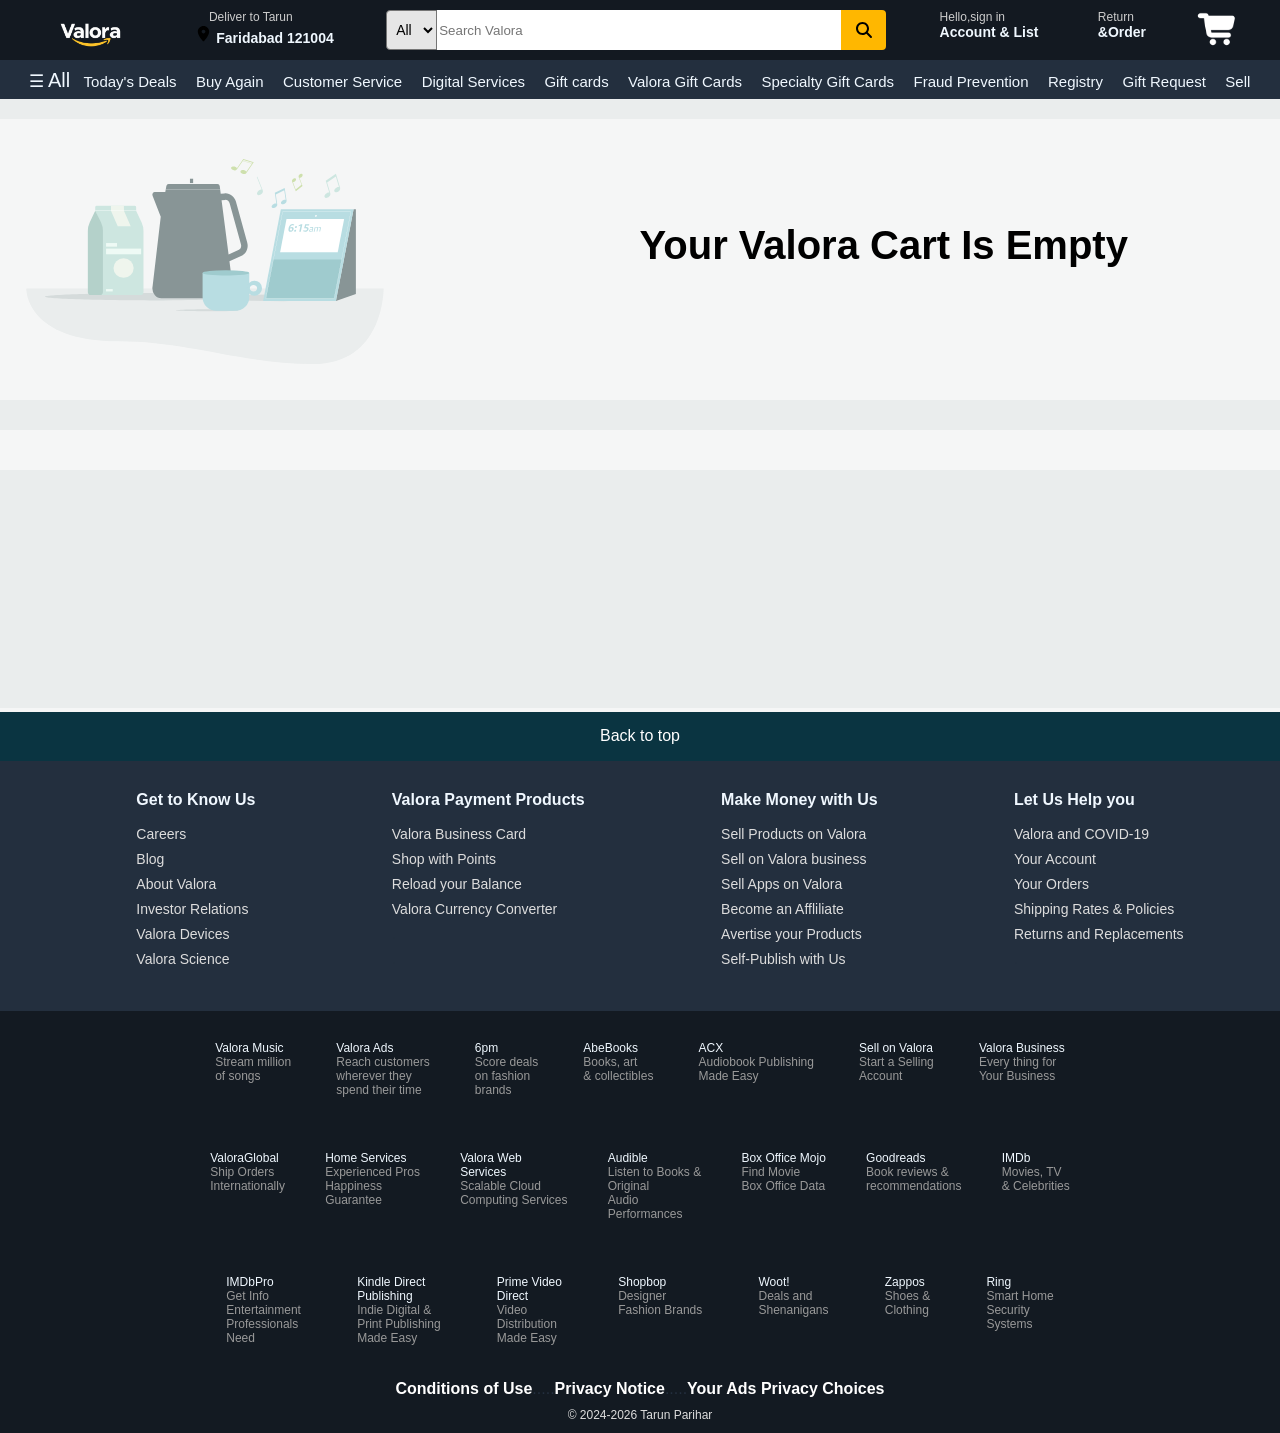
<file: pages/Cart.html>
<!DOCTYPE html>
<html lang="en">

<head>
    <meta charset="UTF-8">
    <meta name="viewport" content="width=device-width, initial-scale=1.0">
    <title>Cart</title>
    <link rel="stylesheet" href="../styles/layout.css">
    <link rel="stylesheet" href="../styles/components.css">
    <link rel="stylesheet" href="../styles/main.css">
    <link rel="stylesheet" href="../styles/pages/cart.css">
</head>

<body>
    <div class="navbar">
        <a href="../index.html"><img id="logo" src="../assets/images/Valora logo.png" alt="logo"></a>
        <div id="Deliver">
            <span style="margin: 15px;">
                Deliver to Tarun
            </span>
            <br>
            <span>
                <img style="height: 19px;" src="../assets/icons/location-dot-solid-full (1).svg" alt="location">
            </span>
            <span id="district">
                <b> Faridabad 121004</b>
            </span>
        </div>

        <div class="nav-search">
            <select class="search-select">
                <option>All</option>
                <option>All Departments</option>
                <option>Arts & Crafts</option>
                <option>Automotive</option>
                <option>Baby</option>
                <option>Books</option>
                <option>Boys's Fashion</option>
                <option>Deals</option>
                <option>Computers</option>
                <option>Digital Music</option>
            </select>
            <input class="search-bar" placeholder="Search Valora">

            <div>
                <button class="search-button">
                    <img style="height: 20px; margin-top: 3px;" src="../assets/icons/magnifying-glass-solid-full.svg"
                        alt="">
                </button>
            </div>
        </div>
        <div id="Deliver">
            <span>
                Hello,sign in
            </span>
            <br>
            <span id="district">
                <b> Account & List </b>
            </span>
        </div>
        <div id="Deliver">
            <span>
                Return
            </span>
            <br>
            <span id="district">
                <b> &Order </b>
            </span>
        </div>
        <a href="./Cart.html">
            <div id="deliver">
                <img id="cart" src="../assets/icons/icons8-shopping-cart-64.png" alt="">
            </div>
        </a>
    </div>

    <div class="sub-nav-bar">
        <div id="all">
            <span>
                <span style="color: aliceblue; font-size: 17px;">&#9776;</span>
            </span>
            <span style="color: aliceblue; font-size: 20px;">
                <a href="#" style="text-decoration: none; color: aliceblue;">All</a>
            </span>

        </div>
        <div style="display: inline-block;">
            <span style="color: aliceblue; font-size: 15px;">
                <a href="#" style="text-decoration: none; color: aliceblue;">Today's Deals</a>
            </span>
        </div>
        <div style="display: inline-block; margin-left: 15px;">
            <span style="color: aliceblue; font-size: 15px;">
                <a href="#" style="text-decoration: none; color: aliceblue;">Buy Again</a>
            </span>
        </div>
        <div style="display: inline-block; margin-left: 15px;">
            <span style="color: aliceblue; font-size: 15px;">
                <a href="./customer-service.html"
                    style="text-decoration: none; color: aliceblue;">Customer Service</a>
            </span>
        </div>
        <div style="display: inline-block; margin-left: 15px;">
            <span style="color: aliceblue; font-size: 15px;">
                <a href="./Customer-Care-Digital-Services.html" style="text-decoration: none; color: aliceblue;">Digital Services</a>
            </span>
        </div>
        <div style="display: inline-block; margin-left: 15px;">
            <span style="color: aliceblue; font-size: 15px;">
                <a href="./Gift-card.html"
                    style="text-decoration: none; color: aliceblue;">Gift cards</a>
            </span>
        </div>
        <div style="display: inline-block; margin-left: 15px;">
            <span style="color: aliceblue; font-size: 15px;">
                <a href="./Valora-gift-card.html" style="text-decoration: none; color: aliceblue;">Valora Gift
                    Cards</a>
            </span>
        </div>
        <div style="display: inline-block; margin-left: 15px;">
            <span style="color: aliceblue; font-size: 15px;">
                <a href="./Special-Gift-cards.html" style="text-decoration: none; color: aliceblue;">Specialty Gift
                    Cards</a>
            </span>
        </div>
        <div style="display: inline-block; margin-left: 15px;">
            <span style="color: aliceblue; font-size: 15px;">
                <a href="./Fraud-prevention.html" style="text-decoration: none; color: aliceblue;">Fraud
                    Prevention</a>
            </span>
        </div>
        <div style="display: inline-block; margin-left: 15px;">
            <span style="color: aliceblue; font-size: 15px;">
                <a href="./Registry.html" style="text-decoration: none; color: aliceblue;">
                    Registry</a>
            </span>
        </div>
        <div style="display: inline-block; margin-left: 15px;">
            <span style="color: aliceblue; font-size: 15px;">
                <a href="./Gift-request.html" style="text-decoration: none; color: aliceblue;">Gift Request</a>
            </span>
        </div>
        <div style="display: inline-block; margin-left: 15px;">
            <span style="color: aliceblue; font-size: 15px;">
                <a href="#" style="text-decoration: none; color: aliceblue;">Sell</a>
            </span>
        </div>
    </div>





    <img height="20px" width="100%" src="../assets/images/eaeded image.png" alt="">

    <br>
    <br><br>
    <div style="display: flex;">

        <img style="width: 358px; height: 205px; margin-left: 2%;" src="../assets/images/Cart.svg" alt="">

        <h1 style="display: inline-block; margin-left: 20%; height: 25px; font-size: 40px; margin-top: 5%;">Your Valora
            Cart Is Empty</h1>
    </div>

    <br><br>



    <img height="30px" width="100%" src="../assets/images/eaeded image.png" alt="">


    <br><br><br>

    <img height="237.5px" width="100%" src="../assets/images/eaeded image.png" alt="">

    <a href="#" class="top">
        <center>
            <span style="color: white;">
                Back to top
            </span>
        </center>
    </a href="#">

    <div class="up-foot">

        <div class="know">
            <span style="color: aliceblue; font-size: 16px; margin-left: 40px;"> <b>Get to Know Us</b> </span>
            <ul style="list-style: none;">
                <li style="margin-top: 7px;">
                    <a style="text-decoration: none; color: #dddddd; font-size: 14px; " href="#">Careers</a>
                </li>
                <li style="margin-top: 7px;">
                    <a style="text-decoration: none; color: #dddddd; font-size: 14px; " href="#">Blog</a>
                </li>
                <li style="margin-top: 7px;">
                    <a style="text-decoration: none; color: #dddddd; font-size: 14px; " href="#">About Valora</a>
                </li>
                <li style="margin-top: 7px;">
                    <a style="text-decoration: none; color: #dddddd; font-size: 14px; " href="#">Investor
                        Relations</a>
                </li>
                <li style="margin-top: 7px;">
                    <a style="text-decoration: none; color: #dddddd; font-size: 14px; " href="#">Valora Devices</a>
                </li>
                <li style="margin-top: 7px;">
                    <a style="text-decoration: none; color: #dddddd; font-size: 14px; " href="#">Valora Science</a>
                </li>
            </ul>
        </div>

        <div class="know">
            <span style="color: aliceblue; font-size: 16px; margin-left: 40px;"> <b>Valora Payment Products</b>
            </span>
            <ul style="list-style: none;">
                <li style="margin-top: 7px;">
                    <a style="text-decoration: none; color: #dddddd; font-size: 14px; " href="#">Valora Business
                        Card</a>
                </li>
                <li style="margin-top: 7px;">
                    <a style="text-decoration: none; color: #dddddd; font-size: 14px; " href="#">Shop with
                        Points</a>
                </li>
                <li style="margin-top: 7px;">
                    <a style="text-decoration: none; color: #dddddd; font-size: 14px; " href="#">Reload your
                        Balance</a>
                </li>
                <li style="margin-top: 7px;">
                    <a style="text-decoration: none; color: #dddddd; font-size: 14px; " href="#">Valora Currency
                        Converter</a>
                </li>
                <li style="margin-top: 7px;">
                    <a style="text-decoration: none; color: #232F3E; font-size: 14px; " href="#"> .</a>
                </li>
                <li style="margin-top: 7px;">
                    <a style="text-decoration: none; color: #232F3E; font-size: 14px; " href="#"> .</a>
                </li>
            </ul>
        </div>
        <div class="know">
            <span style="color: aliceblue; font-size: 16px; margin-left: 40px;"> <b>Make Money with Us</b> </span>
            <ul style="list-style: none;">
                <li style="margin-top: 7px;">
                    <a style="text-decoration: none; color: #dddddd; font-size: 14px; " href="#">Sell Products on
                        Valora</a>
                </li>
                <li style="margin-top: 7px;">
                    <a style="text-decoration: none; color: #dddddd; font-size: 14px; " href="#">Sell on Valora
                        business</a>
                </li>
                <li style="margin-top: 7px;">
                    <a style="text-decoration: none; color: #dddddd; font-size: 14px; " href="#">Sell Apps on
                        Valora</a>
                </li>
                <li style="margin-top: 7px;">
                    <a style="text-decoration: none; color: #dddddd; font-size: 14px; " href="#">Become an
                        Affliliate</a>
                </li>
                <li style="margin-top: 7px;">
                    <a style="text-decoration: none; color: #dddddd; font-size: 14px; " href="#">Avertise your
                        Products</a>
                </li>
                <li style="margin-top: 7px;">
                    <a style="text-decoration: none; color: #dddddd; font-size: 14px; " href="#">Self-Publish with
                        Us</a>
                </li>
            </ul>
        </div>
        <div class="know">
            <span style="color: aliceblue; font-size: 16px; margin-left: 40px;"> <b>Let Us Help you</b> </span>
            <ul style="list-style: none;">
                <li style="margin-top: 7px;">
                    <a style="text-decoration: none; color: #dddddd; font-size: 14px; " href="#">Valora and
                        COVID-19</a>
                </li>
                <li style="margin-top: 7px;">
                    <a style="text-decoration: none; color: #dddddd; font-size: 14px; " href="#">Your Account</a>
                </li>
                <li style="margin-top: 7px;">
                    <a style="text-decoration: none; color: #dddddd; font-size: 14px; " href="#">Your Orders</a>
                </li>
                <li style="margin-top: 7px;">
                    <a style="text-decoration: none; color: #dddddd; font-size: 14px; " href="#">Shipping Rates &
                        Policies</a>
                </li>
                <li style="margin-top: 7px;">
                    <a style="text-decoration: none; color: #dddddd; font-size: 14px; " href="#">Returns and
                        Replacements</a>
                </li>
                <li style="margin-top: 7px;">
                    <a style="text-decoration: none; color: #232F3E; font-size: 14px; " href="#">.</a>
                </li>
            </ul>
        </div>
    </div>
    <div id="upper-footer" style="background-color: #131a22; height: 392px; width: 100%; padding-top: 30px;">
        <div style="display: flex; justify-content: space-evenly; padding-left: 170px; padding-right: 170px;">
            <a href="" id="music">
                Valora Music
                <br>
                <span id="define" style="color: #999999;">
                    Stream million
                    <br> of songs
                </span>
            </a>
            <a href="" id="music">
                Valora Ads
                <br>
                <span id="define" style="color: #999999;">
                    Reach customers <br> wherever they <br> spend their time
                </span>
            </a>


            <a href="" id="music">
                6pm
                <br>
                <span id="define" style="color: #999999;">
                    Score deals <br> on fashion <br> brands
                </span>
            </a> <a href="" id="music">
                AbeBooks
                <br>
                <span id="define" style="color: #999999;">
                    Books, art <br> & collectibles
                </span>
            </a> <a href="" id="music">
                ACX
                <br>
                <span id="define" style="color: #999999;">
                    Audiobook Publishing <br> Made Easy
                </span>
            </a> <a href="" id="music">
                Sell on Valora
                <br>
                <span id="define" style="color: #999999;">
                    Start a Selling <br> Account
                </span>
            </a> <a href="" id="music">
                Valora Business
                <br>
                <span id="define" style="color: #999999;">
                    Every thing for <br> Your Business
                </span>
            </a>

        </div>


        <br><br><br>
        <div style="display: flex; justify-content: space-evenly; padding-left: 170px; padding-right: 170px;"> <a
                href="" id="music">
                ValoraGlobal
                <br>
                <span id="define" style="color: #999999;">
                    Ship Orders <br> Internationally
                </span>
            </a>
            <a href="" id="music">
                Home Services
                <br>
                <span id="define" style="color: #999999;">
                    Experienced Pros <br>Happiness <br>Guarantee
                </span>
            </a>

            <a href="" id="music">
                Valora Web <br> Services
                <br>
                <span id="define" style="color: #999999;">
                    Scalable Cloud <br>
                    Computing Services
                </span>
            </a>
            <a href="" id="music">
                Audible
                <br>
                <span id="define" style="color: #999999;">
                    Listen to Books & <br> Original <br>
                    Audio <br> Performances
                </span>
            </a> <a href="" id="music">
                Box Office Mojo
                <br>
                <span id="define" style="color: #999999;">
                    Find Movie <br>
                    Box Office Data
                </span>
            </a> <a href="" id="music">
                Goodreads
                <br>
                <span id="define" style="color: #999999;">
                    Book reviews
                    & <br> recommendations
                </span>
            </a> <a href="" id="music">
                IMDb
                <br>
                <span id="define" style="color: #999999;">
                    Movies, TV <br>
                    & Celebrities
                </span>
            </a>


        </div>


        <br><br><br>
        <div style="display: flex; justify-content: space-evenly; padding-left: 170px; padding-right: 170px;">


            <a href="" id="music">
                IMDbPro
                <br>
                <span id="define" style="color: #999999;">
                    Get Info <br> Entertainment <br>
                    Professionals <br> Need
                </span>
            </a>


            <a href="" id="music">
                Kindle Direct <br> Publishing
                <br>
                <span id="define" style="color: #999999;">
                    Indie Digital & <br> Print Publishing <br>
                    Made Easy
                </span>
            </a>


            <a href="" id="music">
                Prime Video <br> Direct
                <br>
                <span id="define" style="color: #999999;">
                    Video <br> Distribution <br>
                    Made Easy
                </span>
            </a>


            <a href="" id="music">
                Shopbop
                <br>
                <span id="define" style="color: #999999;">
                    Designer <br>
                    Fashion Brands
                </span>
            </a> <a href="" id="music">
                Woot!
                <br>
                <span id="define" style="color: #999999;">
                    Deals and <br>
                    Shenanigans
                </span>
            </a>


            <a href="" id="music">
                Zappos
                <br>
                <span id="define" style="color: #999999;">
                    Shoes & <br>
                    Clothing
                </span>
            </a>


            <a href="" id="music">
                Ring
                <br>
                <span id="define" style="color: #999999;">
                    Smart Home <br>
                    Security <br> Systems
                </span>
            </a>

        </div>
        <div>
            <div class="foot">
                <span>
                    <b> Conditions of Use </b>
                </span>
                <span style="color: #232F3E;">.....</span>
                <span>
                    <b> Privacy Notice </b>
                </span>
                <span style="color: #232F3E;">.....</span>
                <span>
                    <b> Your Ads Privacy Choices </b>
                </span>
            </div>
            <div style="display: flex; justify-content: center; margin-top: 10px;">
                <span style="color: #dddddd; font-size: 12px;">
                    &#169; 2024-2026 Tarun Parihar
                </span>
            </div>
        </div>


    </div>
















</body>

</html>
</file>
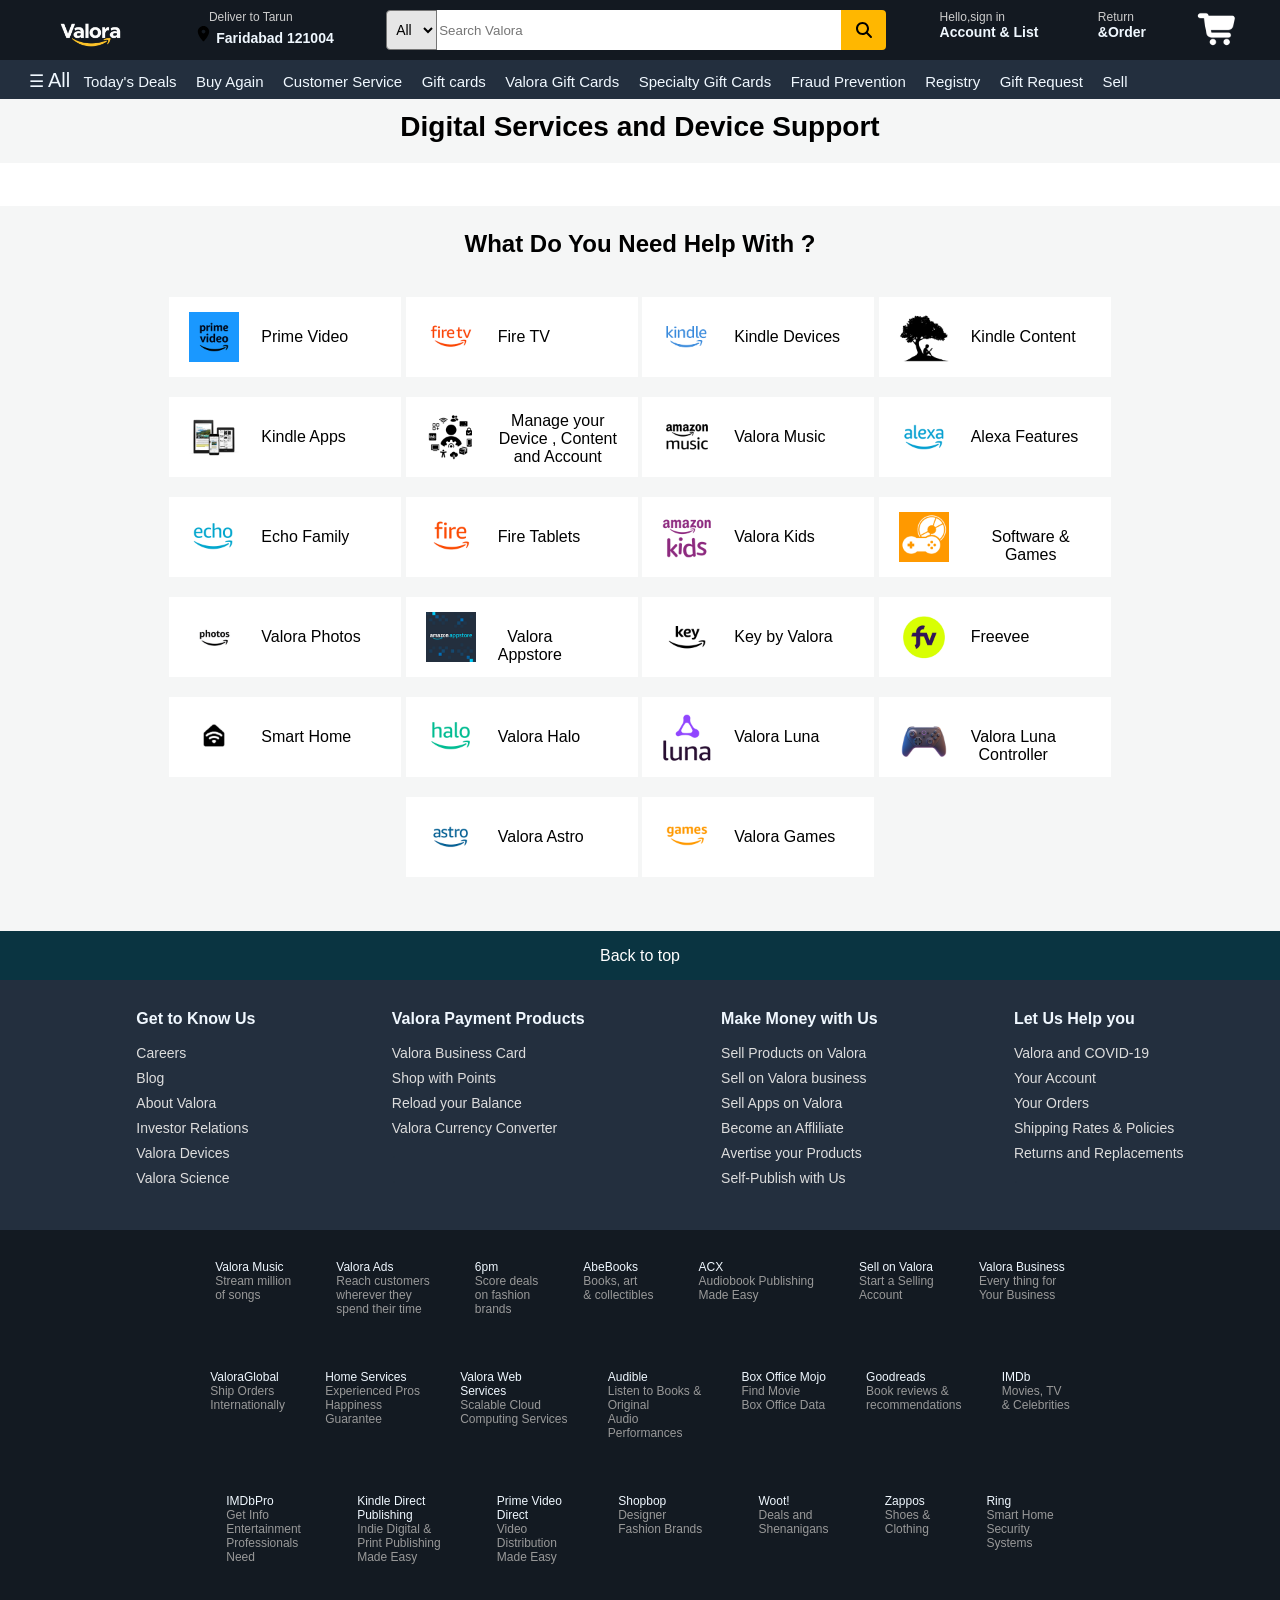
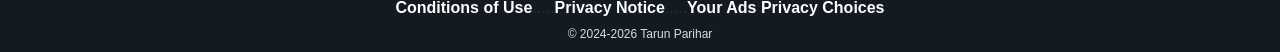
<file: pages/Customer-Care-Digital-Services.html>
<!DOCTYPE html>
<html lang="en">

<head>
    <meta charset="UTF-8">
    <meta name="viewport" content="width=device-width, initial-scale=1.0">
    <title>Digital Services and Device Support</title>
    <link rel="stylesheet" href="../styles/layout.css">
    <link rel="stylesheet" href="../styles/components.css">
    <link rel="stylesheet" href="../styles/main.css">
    <link rel="stylesheet" href="../styles/pages/customer-care-digital-services.css">
</head>

<body>
    <div class="navbar">
        <a href="../index.html"><img id="logo" src="../assets/images/Valora logo.png" alt="logo"></a>
        <div id="Deliver">
            <span style="margin: 15px;">
                Deliver to Tarun
            </span>
            <br>
            <span>
                <img style="height: 19px;" src="../assets/icons/location-dot-solid-full (1).svg" alt="location">
            </span>
            <span id="district">
                <b> Faridabad 121004</b>
            </span>
        </div>

        <div class="nav-search">
            <select class="search-select">
                <option>All</option>
                <option>All Departments</option>
                <option>Arts & Crafts</option>
                <option>Automotive</option>
                <option>Baby</option>
                <option>Books</option>
                <option>Boys's Fashion</option>
                <option>Deals</option>
                <option>Computers</option>
                <option>Digital Music</option>
            </select>
            <input class="search-bar" placeholder="Search Valora">

            <div>
                <button class="search-button">
                    <img style="height: 20px; margin-top: 3px;" src="../assets/icons/magnifying-glass-solid-full.svg"
                        alt="">
                </button>
            </div>
        </div>
        <div id="Deliver">
            <span>
                Hello,sign in
            </span>
            <br>
            <span id="district">
                <b> Account & List </b>
            </span>
        </div>
        <div id="Deliver">
            <span>
                Return
            </span>
            <br>
            <span id="district">
                <b> &Order </b>
            </span>
        </div>
        <a href="./Cart.html">
            <div id="deliver">
                <img id="cart" src="../assets/icons/icons8-shopping-cart-64.png" alt="">
            </div>
        </a>
    </div>

    <div class="sub-nav-bar">
        <div id="all">
            <span>
                <span style="color: aliceblue; font-size: 17px;">&#9776;</span>
            </span>
            <span style="color: aliceblue; font-size: 20px;">
                <a href="#" style="text-decoration: none; color: aliceblue;">All</a>
            </span>

        </div>
        <div style="display: inline-block;">
            <span style="color: aliceblue; font-size: 15px;">
                <a href="#" style="text-decoration: none; color: aliceblue;">Today's Deals</a>
            </span>
        </div>
        <div style="display: inline-block; margin-left: 15px;">
            <span style="color: aliceblue; font-size: 15px;">
                <a href="#" style="text-decoration: none; color: aliceblue;">Buy Again</a>
            </span>
        </div>
        <div style="display: inline-block; margin-left: 15px;">
            <span style="color: aliceblue; font-size: 15px;">
                <a href="./customer-service.html"
                    style="text-decoration: none; color: aliceblue;">Customer Service</a>
            </span>
        </div>
        
        <div style="display: inline-block; margin-left: 15px;">
            <span style="color: aliceblue; font-size: 15px;">
                <a href="./Gift-card.html"
                    style="text-decoration: none; color: aliceblue;">Gift cards</a>
            </span>
        </div>
        <div style="display: inline-block; margin-left: 15px;">
            <span style="color: aliceblue; font-size: 15px;">
                <a href="./Valora-gift-card.html" style="text-decoration: none; color: aliceblue;">Valora Gift
                    Cards</a>
            </span>
        </div>
        <div style="display: inline-block; margin-left: 15px;">
            <span style="color: aliceblue; font-size: 15px;">
                <a href="./Special-Gift-cards.html" style="text-decoration: none; color: aliceblue;">Specialty Gift
                    Cards</a>
            </span>
        </div>
        <div style="display: inline-block; margin-left: 15px;">
            <span style="color: aliceblue; font-size: 15px;">
                <a href="./Fraud-prevention.html" style="text-decoration: none; color: aliceblue;">Fraud
                    Prevention</a>
            </span>
        </div>
        <div style="display: inline-block; margin-left: 15px;">
            <span style="color: aliceblue; font-size: 15px;">
                <a href="./Registry.html" style="text-decoration: none; color: aliceblue;">
                    Registry</a>
            </span>
        </div>
        <div style="display: inline-block; margin-left: 15px;">
            <span style="color: aliceblue; font-size: 15px;">
                <a href="./Gift-request.html" style="text-decoration: none; color: aliceblue;">Gift Request</a>
            </span>
        </div>
        <div style="display: inline-block; margin-left: 15px;">
            <span style="color: aliceblue; font-size: 15px;">
                <a href="#" style="text-decoration: none; color: aliceblue;">Sell</a>
            </span>
        </div>
    </div>
    
























<center>
    <div style="font-size: 28px; margin: 12px 0px 20px 0px;"><b>Digital Services and Device Support</b></div>
</center>



<img style="width: 100%;" src="../assets/images/blank-space.jpg" alt="">



<center>
    <h2><div style="font-size: 24px;">What Do You Need Help With ?</div></h2>
</center>







<center>
<div>



    <div class="box">
        <div style="padding: 15px 20px 20px 20px; display: flex;">
            <img style="height: 50px; width: 50px; display: inline-block ;" src="../assets/images/ccds-1.png" alt="box image">
            <span style="z-index: 1; margin: 16px 0px 0px 22px ;">Prime Video</span>
        </div>
    </div>

    <div class="box">
        <div style="padding: 15px 20px 20px 20px; display: flex;">
            <img style="height: 50px; width: 50px; display: inline-block ;" src="../assets/images/ccds-2.png" alt="box image">
            <span style="z-index: 1; margin: 16px 0px 0px 22px ;">Fire TV</span>
        </div>
    </div>

    <div class="box">
        <div style="padding: 15px 20px 20px 20px; display: flex;">
            <img style="height: 50px; width: 50px; display: inline-block ;" src="../assets/images/ccds-3.png" alt="box image">
            <span style="z-index: 1; margin: 16px 0px 0px 22px ;">Kindle Devices</span>
        </div>
    </div>

    <div class="box">
        <div style="padding: 15px 20px 20px 20px; display: flex;">
            <img style="height: 50px; width: 50px; display: inline-block ;" src="../assets/images/ccds-4.png" alt="box image">
            <span style="z-index: 1; margin: 16px 0px 0px 22px ;">Kindle Content</span>
        </div>
    </div>

    <br>

    <div class="box">
        <div style="padding: 15px 20px 20px 20px; display: flex;">
            <img style="height: 50px; width: 50px; display: inline-block ;" src="../assets/images/ccds-5.png" alt="box image">
            <span style="z-index: 1; margin: 16px 0px 0px 22px ;">Kindle Apps</span>
        </div>
    </div>

    <div class="box">
        <div style="padding: 15px 20px 20px 20px; display: flex;">
            <img style="height: 50px; width: 50px; display: inline-block ;" src="../assets/images/ccds-6.png" alt="box image">
            <span style="z-index: 1; margin: 0% 0px 0px 22px ;">Manage your Device , Content and Account</span>
        </div>
    </div>

    <div class="box">
        <div style="padding: 15px 20px 20px 20px; display: flex;">
            <img style="height: 50px; width: 50px; display: inline-block ;" src="../assets/images/ccds-7.png" alt="box image">
            <span style="z-index: 1; margin: 16px 0px 0px 22px ;">Valora Music</span>
        </div>
    </div>

    <div class="box">
        <div style="padding: 15px 20px 20px 20px; display: flex;">
            <img style="height: 50px; width: 50px; display: inline-block ;" src="../assets/images/ccds-8.png" alt="box image">
            <span style="z-index: 1; margin: 16px 0px 0px 22px ;">Alexa Features</span>
        </div>
    </div>

    <br>

    <div class="box">
        <div style="padding: 15px 20px 20px 20px; display: flex;">
            <img style="height: 50px; width: 50px; display: inline-block ;" src="../assets/images/ccds-9.png" alt="box image">
            <span style="z-index: 1; margin: 16px 0px 0px 22px ;">Echo Family</span>
        </div>
    </div>

    <div class="box">
        <div style="padding: 15px 20px 20px 20px; display: flex;">
            <img style="height: 50px; width: 50px; display: inline-block ;" src="../assets/images/ccds-10.png" alt="box image">
            <span style="z-index: 1; margin: 16px 0px 0px 22px ;">Fire Tablets</span>
        </div>
    </div>

    <div class="box">
        <div style="padding: 15px 20px 20px 20px; display: flex;">
            <img style="height: 50px; width: 50px; display: inline-block ;" src="../assets/images/ccds-11.png" alt="box image">
            <span style="z-index: 1; margin: 16px 0px 0px 22px ;">Valora Kids</span>
        </div>
    </div>

    <div class="box">
        <div style="padding: 15px 20px 20px 20px; display: flex;">
            <img style="height: 50px; width: 50px; display: inline-block ;" src="../assets/images/ccds-12.png" alt="box image">
            <span style="z-index: 1; margin: 16px 0px 0px 22px ;">Software & Games</span>
        </div>
    </div>

    <br>

    <div class="box">
        <div style="padding: 15px 20px 20px 20px; display: flex;">
            <img style="height: 50px; width: 50px; display: inline-block ;" src="../assets/images/ccds-13.png" alt="box image">
            <span style="z-index: 1; margin: 16px 0px 0px 22px ;">Valora Photos</span>
        </div>
    </div>

    <div class="box">
        <div style="padding: 15px 20px 20px 20px; display: flex;">
            <img style="height: 50px; width: 50px; display: inline-block ;" src="../assets/images/ccds-14.png" alt="box image">
            <span style="z-index: 1; margin: 16px 0px 0px 22px ;">Valora <br> Appstore</span>
        </div>
    </div>

    <div class="box">
        <div style="padding: 15px 20px 20px 20px; display: flex;">
            <img style="height: 50px; width: 50px; display: inline-block ;" src="../assets/images/ccds-15.png" alt="box image">
            <span style="z-index: 1; margin: 16px 0px 0px 22px ;">Key by Valora</span>
        </div>
    </div>

    <div class="box">
        <div style="padding: 15px 20px 20px 20px; display: flex;">
            <img style="height: 50px; width: 50px; display: inline-block ;" src="../assets/images/ccds-16.png" alt="box image">
            <span style="z-index: 1; margin: 16px 0px 0px 22px ;">Freevee</span>
        </div>
    </div>

    <br>

    <div class="box">
        <div style="padding: 15px 20px 20px 20px; display: flex;">
            <img style="height: 50px; width: 50px; display: inline-block ;" src="../assets/images/ccds-17.png" alt="box image">
            <span style="z-index: 1; margin: 16px 0px 0px 22px ;">Smart Home</span>
        </div>
    </div>

    <div class="box">
        <div style="padding: 15px 20px 20px 20px; display: flex;">
            <img style="height: 50px; width: 50px; display: inline-block ;" src="../assets/images/ccds-18.png" alt="box image">
            <span style="z-index: 1; margin: 16px 0px 0px 22px ;">Valora Halo</span>
        </div>
    </div>

    <div class="box">
        <div style="padding: 15px 20px 20px 20px; display: flex;">
            <img style="height: 50px; width: 50px; display: inline-block ;" src="../assets/images/ccds-19.png" alt="box image">
            <span style="z-index: 1; margin: 16px 0px 0px 22px ;">Valora Luna</span>
        </div>
    </div>

    <div class="box">
        <div style="padding: 15px 20px 20px 20px; display: flex;">
            <img style="height: 50px; width: 50px; display: inline-block ;" src="../assets/images/ccds-20.png" alt="box image">
            <span style="z-index: 1; margin: 16px 0px 0px 22px ;">Valora Luna <br> Controller</span>
        </div>
    </div>

    <br>

    <div class="box">
        <div style="padding: 15px 20px 20px 20px; display: flex;">
            <img style="height: 50px; width: 50px; display: inline-block ;" src="../assets/images/ccds-21.png" alt="box image">
            <span style="z-index: 1; margin: 16px 0px 0px 22px ;">Valora Astro</span>
        </div>
    </div>

    <div class="box">
        <div style="padding: 15px 20px 20px 20px; display: flex;">
            <img style="height: 50px; width: 50px; display: inline-block ;" src="../assets/images/ccds-22.png" alt="box image">
            <span style="z-index: 1; margin: 16px 0px 0px 22px ;">Valora Games</span>
        </div>
    </div>

</div>


</center>

<br><br><br>



    
    <a href="#" class="top">
        <span style="color: white; display: block; text-align: center;">
            Back to top
        </span>
    </a>

    <div class="up-foot">

        <div class="know">
            <span style="color: aliceblue; font-size: 16px; margin-left: 40px;"> <b>Get to Know Us</b> </span>
            <ul style="list-style: none;">
                <li style="margin-top: 7px;">
                    <a style="text-decoration: none; color: #dddddd; font-size: 14px; " href="#">Careers</a>
                </li>
                <li style="margin-top: 7px;">
                    <a style="text-decoration: none; color: #dddddd; font-size: 14px; " href="#">Blog</a>
                </li>
                <li style="margin-top: 7px;">
                    <a style="text-decoration: none; color: #dddddd; font-size: 14px; " href="#">About Valora</a>
                </li>
                <li style="margin-top: 7px;">
                    <a style="text-decoration: none; color: #dddddd; font-size: 14px; " href="#">Investor
                        Relations</a>
                </li>
                <li style="margin-top: 7px;">
                    <a style="text-decoration: none; color: #dddddd; font-size: 14px; " href="#">Valora Devices</a>
                </li>
                <li style="margin-top: 7px;">
                    <a style="text-decoration: none; color: #dddddd; font-size: 14px; " href="#">Valora Science</a>
                </li>
            </ul>
        </div>

        <div class="know">
            <span style="color: aliceblue; font-size: 16px; margin-left: 40px;"> <b>Valora Payment Products</b>
            </span>
            <ul style="list-style: none;">
                <li style="margin-top: 7px;">
                    <a style="text-decoration: none; color: #dddddd; font-size: 14px; " href="#">Valora Business
                        Card</a>
                </li>
                <li style="margin-top: 7px;">
                    <a style="text-decoration: none; color: #dddddd; font-size: 14px; " href="#">Shop with
                        Points</a>
                </li>
                <li style="margin-top: 7px;">
                    <a style="text-decoration: none; color: #dddddd; font-size: 14px; " href="#">Reload your
                        Balance</a>
                </li>
                <li style="margin-top: 7px;">
                    <a style="text-decoration: none; color: #dddddd; font-size: 14px; " href="#">Valora Currency
                        Converter</a>
                </li>
                <li style="margin-top: 7px;">
                    <a style="text-decoration: none; color: #232F3E; font-size: 14px; " href="#"> .</a>
                </li>
                <li style="margin-top: 7px;">
                    <a style="text-decoration: none; color: #232F3E; font-size: 14px; " href="#"> .</a>
                </li>
            </ul>
        </div>
        <div class="know">
            <span style="color: aliceblue; font-size: 16px; margin-left: 40px;"> <b>Make Money with Us</b> </span>
            <ul style="list-style: none;">
                <li style="margin-top: 7px;">
                    <a style="text-decoration: none; color: #dddddd; font-size: 14px; " href="#">Sell Products on
                        Valora</a>
                </li>
                <li style="margin-top: 7px;">
                    <a style="text-decoration: none; color: #dddddd; font-size: 14px; " href="#">Sell on Valora
                        business</a>
                </li>
                <li style="margin-top: 7px;">
                    <a style="text-decoration: none; color: #dddddd; font-size: 14px; " href="#">Sell Apps on
                        Valora</a>
                </li>
                <li style="margin-top: 7px;">
                    <a style="text-decoration: none; color: #dddddd; font-size: 14px; " href="#">Become an
                        Affliliate</a>
                </li>
                <li style="margin-top: 7px;">
                    <a style="text-decoration: none; color: #dddddd; font-size: 14px; " href="#">Avertise your
                        Products</a>
                </li>
                <li style="margin-top: 7px;">
                    <a style="text-decoration: none; color: #dddddd; font-size: 14px; " href="#">Self-Publish with
                        Us</a>
                </li>
            </ul>
        </div>
        <div class="know">
            <span style="color: aliceblue; font-size: 16px; margin-left: 40px;"> <b>Let Us Help you</b> </span>
            <ul style="list-style: none;">
                <li style="margin-top: 7px;">
                    <a style="text-decoration: none; color: #dddddd; font-size: 14px; " href="#">Valora and
                        COVID-19</a>
                </li>
                <li style="margin-top: 7px;">
                    <a style="text-decoration: none; color: #dddddd; font-size: 14px; " href="#">Your Account</a>
                </li>
                <li style="margin-top: 7px;">
                    <a style="text-decoration: none; color: #dddddd; font-size: 14px; " href="#">Your Orders</a>
                </li>
                <li style="margin-top: 7px;">
                    <a style="text-decoration: none; color: #dddddd; font-size: 14px; " href="#">Shipping Rates &
                        Policies</a>
                </li>
                <li style="margin-top: 7px;">
                    <a style="text-decoration: none; color: #dddddd; font-size: 14px; " href="#">Returns and
                        Replacements</a>
                </li>
                <li style="margin-top: 7px;">
                    <a style="text-decoration: none; color: #232F3E; font-size: 14px; " href="#">.</a>
                </li>
            </ul>
        </div>
    </div>
    <div id="upper-footer" style="background-color: #131a22; height: 392px; width: 100%; padding-top: 30px;">
        <div style="display: flex; justify-content: space-evenly; padding-left: 170px; padding-right: 170px;">
            <a href="" id="music">
                Valora Music
                <br>
                <span id="define" style="color: #999999;">
                    Stream million
                    <br> of songs
                </span>
            </a>
            <a href="" id="music">
                Valora Ads
                <br>
                <span id="define" style="color: #999999;">
                    Reach customers <br> wherever they <br> spend their time
                </span>
            </a>


            <a href="" id="music">
                6pm
                <br>
                <span id="define" style="color: #999999;">
                    Score deals <br> on fashion <br> brands
                </span>
            </a> <a href="" id="music">
                AbeBooks
                <br>
                <span id="define" style="color: #999999;">
                    Books, art <br> & collectibles
                </span>
            </a> <a href="" id="music">
                ACX
                <br>
                <span id="define" style="color: #999999;">
                    Audiobook Publishing <br> Made Easy
                </span>
            </a> <a href="" id="music">
                Sell on Valora
                <br>
                <span id="define" style="color: #999999;">
                    Start a Selling <br> Account
                </span>
            </a> <a href="" id="music">
                Valora Business
                <br>
                <span id="define" style="color: #999999;">
                    Every thing for <br> Your Business
                </span>
            </a>

        </div>


        <br><br><br>
        <div style="display: flex; justify-content: space-evenly; padding-left: 170px; padding-right: 170px;"> <a
                href="" id="music">
                ValoraGlobal
                <br>
                <span id="define" style="color: #999999;">
                    Ship Orders <br> Internationally
                </span>
            </a>
            <a href="" id="music">
                Home Services
                <br>
                <span id="define" style="color: #999999;">
                    Experienced Pros <br>Happiness <br>Guarantee
                </span>
            </a>

            <a href="" id="music">
                Valora Web <br> Services
                <br>
                <span id="define" style="color: #999999;">
                    Scalable Cloud <br>
                    Computing Services
                </span>
            </a>
            <a href="" id="music">
                Audible
                <br>
                <span id="define" style="color: #999999;">
                    Listen to Books & <br> Original <br>
                    Audio <br> Performances
                </span>
            </a> <a href="" id="music">
                Box Office Mojo
                <br>
                <span id="define" style="color: #999999;">
                    Find Movie <br>
                    Box Office Data
                </span>
            </a> <a href="" id="music">
                Goodreads
                <br>
                <span id="define" style="color: #999999;">
                    Book reviews
                    & <br> recommendations
                </span>
            </a> <a href="" id="music">
                IMDb
                <br>
                <span id="define" style="color: #999999;">
                    Movies, TV <br>
                    & Celebrities
                </span>
            </a>


        </div>


        <br><br><br>
        <div style="display: flex; justify-content: space-evenly; padding-left: 170px; padding-right: 170px;">


            <a href="" id="music">
                IMDbPro
                <br>
                <span id="define" style="color: #999999;">
                    Get Info <br> Entertainment <br>
                    Professionals <br> Need
                </span>
            </a>


            <a href="" id="music">
                Kindle Direct <br> Publishing
                <br>
                <span id="define" style="color: #999999;">
                    Indie Digital & <br> Print Publishing <br>
                    Made Easy
                </span>
            </a>


            <a href="" id="music">
                Prime Video <br> Direct
                <br>
                <span id="define" style="color: #999999;">
                    Video <br> Distribution <br>
                    Made Easy
                </span>
            </a>


            <a href="" id="music">
                Shopbop
                <br>
                <span id="define" style="color: #999999;">
                    Designer <br>
                    Fashion Brands
                </span>
            </a> <a href="" id="music">
                Woot!
                <br>
                <span id="define" style="color: #999999;">
                    Deals and <br>
                    Shenanigans
                </span>
            </a>


            <a href="" id="music">
                Zappos
                <br>
                <span id="define" style="color: #999999;">
                    Shoes & <br>
                    Clothing
                </span>
            </a>


            <a href="" id="music">
                Ring
                <br>
                <span id="define" style="color: #999999;">
                    Smart Home <br>
                    Security <br> Systems
                </span>
            </a>

        </div>
        <div>
            <div class="foot">
                <span>
                    <b> Conditions of Use </b>
                </span>
                <span style="color: #232F3E;">.....</span>
                <span>
                    <b> Privacy Notice </b>
                </span>
                <span style="color: #232F3E;">.....</span>
                <span>
                    <b> Your Ads Privacy Choices </b>
                </span>
            </div>
            <div style="display: flex; justify-content: center; margin-top: 10px;">
                <span style="color: #dddddd; font-size: 12px;">
                    &#169; 2024-2026 Tarun Parihar
                </span>
            </div>
        </div>


    </div>
















</body>

</html>
</file>
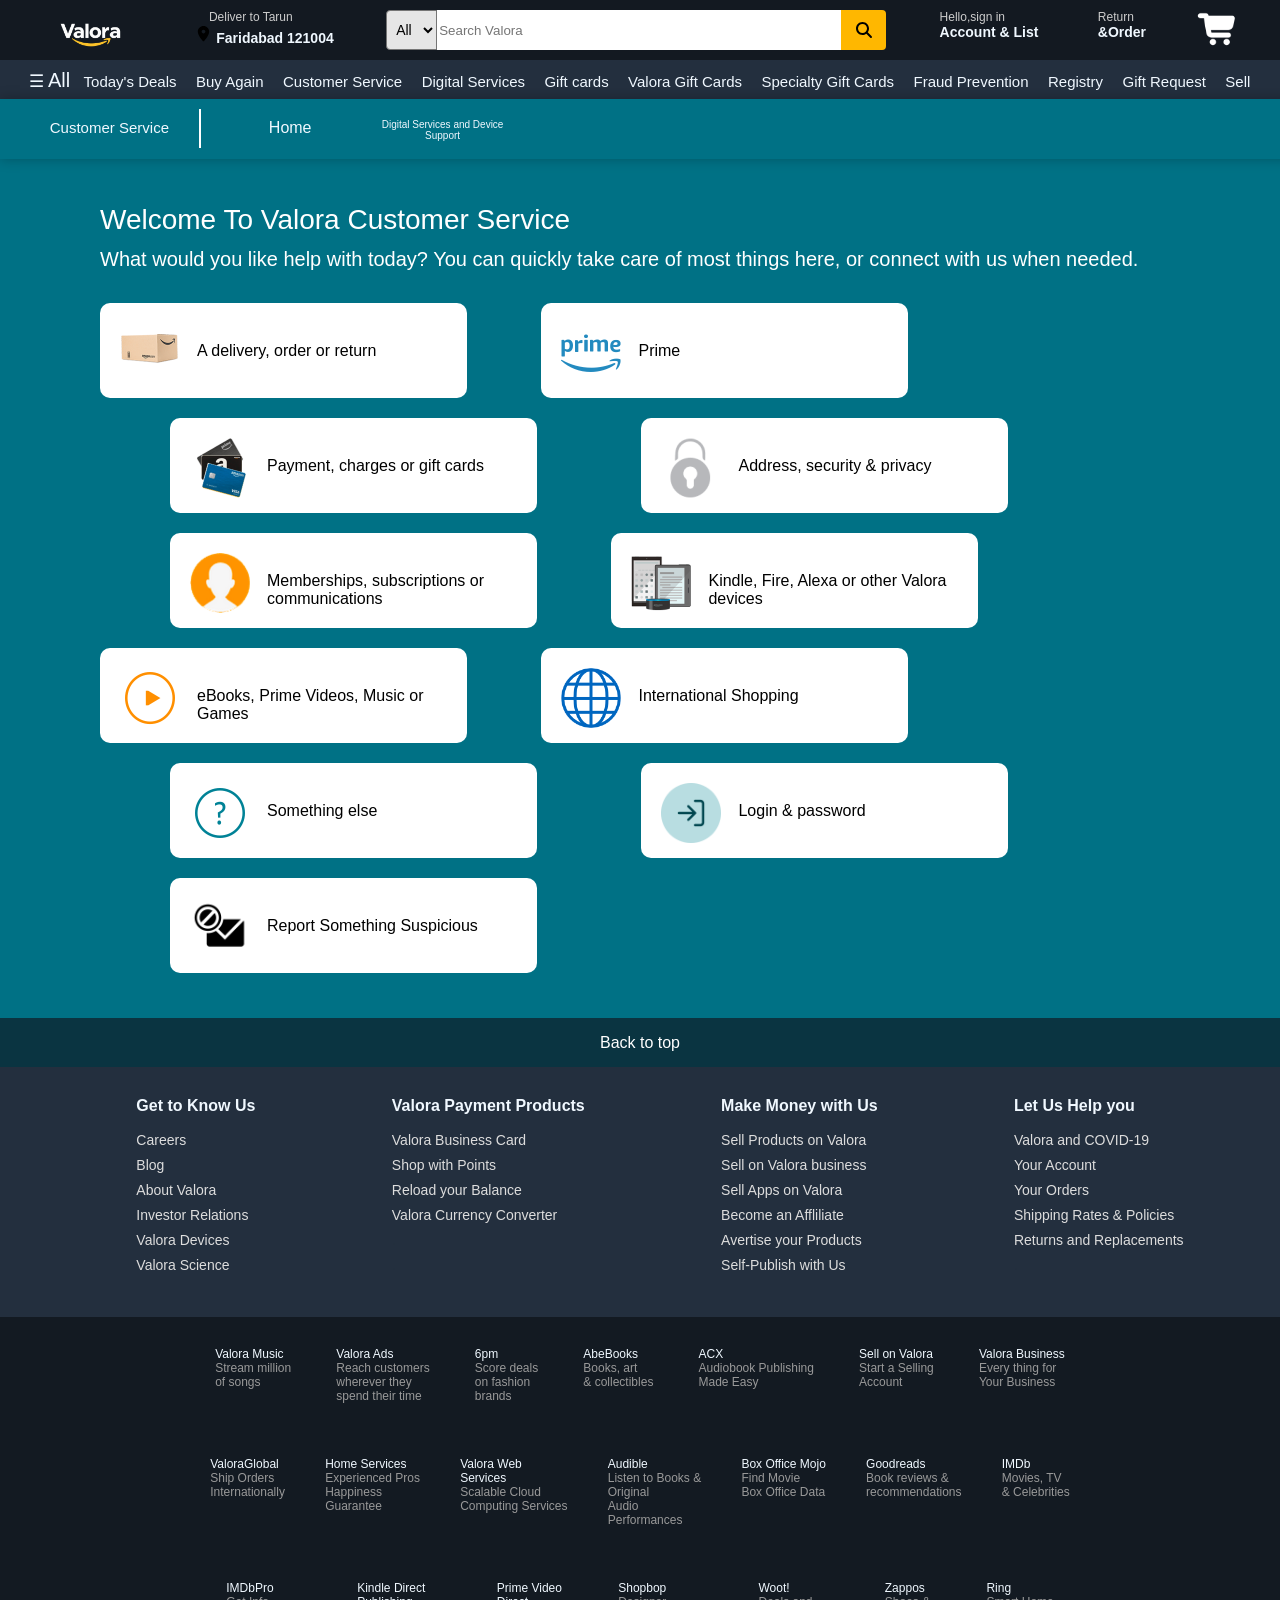
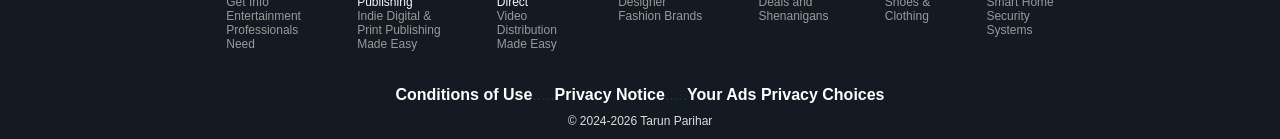
<file: pages/customer-service.html>
<!DOCTYPE html>
<html lang="en">

<head>
    <meta charset="UTF-8">
    <meta name="viewport" content="width=device-width, initial-scale=1.0">
    <title>Customer Service</title>
    <link rel="stylesheet" href="../styles/layout.css">
    <link rel="stylesheet" href="../styles/components.css">
    <link rel="stylesheet" href="../styles/main.css">
    <link rel="stylesheet" href="../styles/pages/customer-service.css">
</head>

<body>
    <div class="navbar">
        <a href="../index.html"><img id="logo" src="../assets/images/Valora logo.png" alt="logo"></a>
        <div id="Deliver">
            <span style="margin: 15px;">
                Deliver to Tarun
            </span>
            <br>
            <span>
                <img style="height: 19px;" src="../assets/icons/location-dot-solid-full (1).svg" alt="location">
            </span>
            <span id="district">
                <b> Faridabad 121004</b>
            </span>
        </div>

        <div class="nav-search">
            <select class="search-select">
                <option>All</option>
                <option>All Departments</option>
                <option>Arts & Crafts</option>
                <option>Automotive</option>
                <option>Baby</option>
                <option>Books</option>
                <option>Boys's Fashion</option>
                <option>Deals</option>
                <option>Computers</option>
                <option>Digital Music</option>
            </select>
            <input class="search-bar" placeholder="Search Valora">

            <div>
                <button class="search-button">
                    <img style="height: 20px; margin-top: 3px;" src="../assets/icons/magnifying-glass-solid-full.svg"
                        alt="">
                </button>
            </div>
        </div>
        <div id="Deliver">
            <span>
                Hello,sign in
            </span>
            <br>
            <span id="district">
                <b> Account & List </b>
            </span>
        </div>
        <div id="Deliver">
            <span>
                Return
            </span>
            <br>
            <span id="district">
                <b> &Order </b>
            </span>
        </div>
        <a href="./Cart.html">
            <div id="deliver">
                <img id="cart" src="../assets/icons/icons8-shopping-cart-64.png" alt="">
            </div>
        </a>
    </div>

    <div class="sub-nav-bar">
        <div id="all">
            <span>
                <span style="color: aliceblue; font-size: 17px;">&#9776;</span>
            </span>
            <span style="color: aliceblue; font-size: 20px;">
                <a href="#" style="text-decoration: none; color: aliceblue;">All</a>
            </span>

        </div>
        <div style="display: inline-block;">
            <span style="color: aliceblue; font-size: 15px;">
                <a href="#" style="text-decoration: none; color: aliceblue;">Today's Deals</a>
            </span>
        </div>
        <div style="display: inline-block; margin-left: 15px;">
            <span style="color: aliceblue; font-size: 15px;">
                <a href="#" style="text-decoration: none; color: aliceblue;">Buy Again</a>
            </span>
        </div>
        <div style="display: inline-block; margin-left: 15px;">
            <span style="color: aliceblue; font-size: 15px;">
                <a href="./customer-service.html"
                    style="text-decoration: none; color: aliceblue;">Customer Service</a>
            </span>
        </div>
        <div style="display: inline-block; margin-left: 15px;">
            <span style="color: aliceblue; font-size: 15px;">
                <a href="./Customer-Care-Digital-Services.html"
                    style="text-decoration: none; color: aliceblue;">Digital Services</a>
            </span>
        </div>
        <div style="display: inline-block; margin-left: 15px;">
            <span style="color: aliceblue; font-size: 15px;">
                <a href="./Gift-card.html"
                    style="text-decoration: none; color: aliceblue;">Gift cards</a>
            </span>
        </div>
        <div style="display: inline-block; margin-left: 15px;">
            <span style="color: aliceblue; font-size: 15px;">
                <a href="./Valora-gift-card.html" style="text-decoration: none; color: aliceblue;">Valora Gift
                    Cards</a>
            </span>
        </div>
        <div style="display: inline-block; margin-left: 15px;">
            <span style="color: aliceblue; font-size: 15px;">
                <a href="./Special-Gift-cards.html" style="text-decoration: none; color: aliceblue;">Specialty Gift
                    Cards</a>
            </span>
        </div>
        <div style="display: inline-block; margin-left: 15px;">
            <span style="color: aliceblue; font-size: 15px;">
                <a href="./Fraud-prevention.html" style="text-decoration: none; color: aliceblue;">Fraud
                    Prevention</a>
            </span>
        </div>
        <div style="display: inline-block; margin-left: 15px;">
            <span style="color: aliceblue; font-size: 15px;">
                <a href="./Registry.html" style="text-decoration: none; color: aliceblue;">
                    Registry</a>
            </span>
        </div>
        <div style="display: inline-block; margin-left: 15px;">
            <span style="color: aliceblue; font-size: 15px;">
                <a href="./Gift-request.html" style="text-decoration: none; color: aliceblue;">Gift Request</a>
            </span>
        </div>
        <div style="display: inline-block; margin-left: 15px;">
            <span style="color: aliceblue; font-size: 15px;">
                <a href="#" style="text-decoration: none; color: aliceblue;">Sell</a>
            </span>
        </div>
    </div>
    














    <div class="nav-cc">
        <div style="height: 60px; width: 40%; display: flex; justify-content: space-evenly;">
            <div style="height: 60px; display: inline-block; margin-top: 20px; font-size: 15px;"><a href="#" class="cc">Customer
                    Service</a></div>
            <!-- <span style="color: aliceblue; margin-top: 17px;">&#124;</span> -->
            <div style="height: 37px; border: 1px solid white; margin-top: 10px;"></div>
            <div style="height: 60px; display: inline-block; margin-top: 20px; "><a href="../index.html" class="cc">Home</a>
            </div>
            <div style="height: 60px; display: inline-block; margin-top: 20px; font-size: 10px;">
                <a href="./Customer-Care-Digital-Services.html"
                    class="cc">Digital Services and Device Support
                </a>
            </div>
        </div>

    </div>


    <div class="content">
        <div style="color: white; font-size: 28px;">Welcome To Valora Customer Service</div>
        <div style="color: white; font-size: 20px; margin: 12px 0px 12px 0px ;">What would you like help with today? You
            can quickly take care of most things here, or connect with us when needed.</div>



        <div class="box">
            <div style="padding: 20px 20px 20px 20px; display: flex;">
                <img style="height: 60px; display: inline-block ;" src="../assets/images/box.png" alt="box image">
                <span style="z-index: 1; margin: 19px 0px 0px 17px ;">A delivery, order or return</span>
            </div>
        </div>

        <div class="box2">
            <div style="padding: 20px 20px 20px 20px; display: flex;">
                <img style="height: 60px; display: inline-block ;" src="../assets/images/Prime.png" alt="box image">
                <span style="z-index: 1; margin: 19px 0px 0px 17px ;">Prime</span>
            </div>
        </div>
        <div class="box3">
            <div style="padding: 20px 20px 20px 20px; display: flex;">
                <img style="height: 60px; display: inline-block ;" src="../assets/images/card.png" alt="box image">
                <span style="z-index: 1; margin: 19px 0px 0px 17px ;">Payment, charges or gift cards</span>
            </div>
        </div>
        <div class="box">
            <div style="padding: 20px 20px 20px 20px; display: flex;">
                <img style="height: 60px; display: inline-block ;" src="../assets/images/Pad-lock.png" alt="box image">
                <span style="z-index: 1; margin: 19px 0px 0px 17px ;">Address, security & privacy</span>
            </div>
        </div>
        <div class="box2">
            <div style="padding: 20px 20px 20px 20px; display: flex;">
                <img style="height: 60px; display: inline-block ;" src="../assets/images/Profile-pic.png" alt="box image">
                <span style="z-index: 1; margin: 19px 0px 0px 17px ;">Memberships, subscriptions or
                    communications</span>
            </div>
        </div>
        <div class="box3">
            <div style="padding: 20px 20px 20px 20px; display: flex;">
                <img style="height: 60px; display: inline-block ;" src="../assets/images/Kindle-tablet.png" alt="box image">
                <span style="z-index: 1; margin: 19px 0px 0px 17px ;">Kindle, Fire, Alexa or other Valora devices</span>
            </div>
        </div>
        <div class="box">
            <div style="padding: 20px 20px 20px 20px; display: flex;">
                <img style="height: 60px; display: inline-block ;" src="../assets/images/Play-button.png" alt="box image">
                <span style="z-index: 1; margin: 19px 0px 0px 17px ;">eBooks, Prime Videos, Music or Games</span>
            </div>
        </div>
        <div class="box2">
            <div style="padding: 20px 20px 20px 20px; display: flex;">
                <img style="height: 60px; display: inline-block ;" src="../assets/images/Globe.png" alt="box image">
                <span style="z-index: 1; margin: 19px 0px 0px 17px ;">International Shopping</span>
            </div>
        </div>
        <div class="box3">
            <div style="padding: 20px 20px 20px 20px; display: flex;">
                <img style="height: 60px; display: inline-block ;" src="../assets/images/Question-mark.png" alt="box image">
                <span style="z-index: 1; margin: 19px 0px 0px 17px ;">Something else</span>
            </div>
        </div>
        <div class="box">
            <div style="padding: 20px 20px 20px 20px; display: flex;">
                <img style="height: 60px; display: inline-block ;" src="../assets/images/Log-in.png" alt="box image">
                <span style="z-index: 1; margin: 19px 0px 0px 17px ;">Login & password</span>
            </div>
        </div>
        <a href="./Fraud-prevention.html" style="display: inline-block; text-decoration: none; color: inherit;">
            <div class="box2">
                <div style="padding: 20px 20px 20px 20px; display: flex;">
                    <img style="height: 60px; display: inline-block ;" src="../assets/images/Report.png"
                        alt="box image">
                    <span style="z-index: 1; margin: 19px 0px 0px 17px ;">Report Something Suspicious</span>
                </div>
            </div>
        </a>















    </div>










    
    <a href="#" class="top">
        <span style="color: white; display: block; text-align: center;">
            Back to top
        </span>
    </a>

    <div class="up-foot">

        <div class="know">
            <span style="color: aliceblue; font-size: 16px; margin-left: 40px;"> <b>Get to Know Us</b> </span>
            <ul style="list-style: none;">
                <li style="margin-top: 7px;">
                    <a style="text-decoration: none; color: #dddddd; font-size: 14px; " href="#">Careers</a>
                </li>
                <li style="margin-top: 7px;">
                    <a style="text-decoration: none; color: #dddddd; font-size: 14px; " href="#">Blog</a>
                </li>
                <li style="margin-top: 7px;">
                    <a style="text-decoration: none; color: #dddddd; font-size: 14px; " href="#">About Valora</a>
                </li>
                <li style="margin-top: 7px;">
                    <a style="text-decoration: none; color: #dddddd; font-size: 14px; " href="#">Investor
                        Relations</a>
                </li>
                <li style="margin-top: 7px;">
                    <a style="text-decoration: none; color: #dddddd; font-size: 14px; " href="#">Valora Devices</a>
                </li>
                <li style="margin-top: 7px;">
                    <a style="text-decoration: none; color: #dddddd; font-size: 14px; " href="#">Valora Science</a>
                </li>
            </ul>
        </div>

        <div class="know">
            <span style="color: aliceblue; font-size: 16px; margin-left: 40px;"> <b>Valora Payment Products</b>
            </span>
            <ul style="list-style: none;">
                <li style="margin-top: 7px;">
                    <a style="text-decoration: none; color: #dddddd; font-size: 14px; " href="#">Valora Business
                        Card</a>
                </li>
                <li style="margin-top: 7px;">
                    <a style="text-decoration: none; color: #dddddd; font-size: 14px; " href="#">Shop with
                        Points</a>
                </li>
                <li style="margin-top: 7px;">
                    <a style="text-decoration: none; color: #dddddd; font-size: 14px; " href="#">Reload your
                        Balance</a>
                </li>
                <li style="margin-top: 7px;">
                    <a style="text-decoration: none; color: #dddddd; font-size: 14px; " href="#">Valora Currency
                        Converter</a>
                </li>
                <li style="margin-top: 7px;">
                    <a style="text-decoration: none; color: #232F3E; font-size: 14px; " href="#"> .</a>
                </li>
                <li style="margin-top: 7px;">
                    <a style="text-decoration: none; color: #232F3E; font-size: 14px; " href="#"> .</a>
                </li>
            </ul>
        </div>
        <div class="know">
            <span style="color: aliceblue; font-size: 16px; margin-left: 40px;"> <b>Make Money with Us</b> </span>
            <ul style="list-style: none;">
                <li style="margin-top: 7px;">
                    <a style="text-decoration: none; color: #dddddd; font-size: 14px; " href="#">Sell Products on
                        Valora</a>
                </li>
                <li style="margin-top: 7px;">
                    <a style="text-decoration: none; color: #dddddd; font-size: 14px; " href="#">Sell on Valora
                        business</a>
                </li>
                <li style="margin-top: 7px;">
                    <a style="text-decoration: none; color: #dddddd; font-size: 14px; " href="#">Sell Apps on
                        Valora</a>
                </li>
                <li style="margin-top: 7px;">
                    <a style="text-decoration: none; color: #dddddd; font-size: 14px; " href="#">Become an
                        Affliliate</a>
                </li>
                <li style="margin-top: 7px;">
                    <a style="text-decoration: none; color: #dddddd; font-size: 14px; " href="#">Avertise your
                        Products</a>
                </li>
                <li style="margin-top: 7px;">
                    <a style="text-decoration: none; color: #dddddd; font-size: 14px; " href="#">Self-Publish with
                        Us</a>
                </li>
            </ul>
        </div>
        <div class="know">
            <span style="color: aliceblue; font-size: 16px; margin-left: 40px;"> <b>Let Us Help you</b> </span>
            <ul style="list-style: none;">
                <li style="margin-top: 7px;">
                    <a style="text-decoration: none; color: #dddddd; font-size: 14px; " href="#">Valora and
                        COVID-19</a>
                </li>
                <li style="margin-top: 7px;">
                    <a style="text-decoration: none; color: #dddddd; font-size: 14px; " href="#">Your Account</a>
                </li>
                <li style="margin-top: 7px;">
                    <a style="text-decoration: none; color: #dddddd; font-size: 14px; " href="#">Your Orders</a>
                </li>
                <li style="margin-top: 7px;">
                    <a style="text-decoration: none; color: #dddddd; font-size: 14px; " href="#">Shipping Rates &
                        Policies</a>
                </li>
                <li style="margin-top: 7px;">
                    <a style="text-decoration: none; color: #dddddd; font-size: 14px; " href="#">Returns and
                        Replacements</a>
                </li>
                <li style="margin-top: 7px;">
                    <a style="text-decoration: none; color: #232F3E; font-size: 14px; " href="#">.</a>
                </li>
            </ul>
        </div>
    </div>
    <div id="upper-footer" style="background-color: #131a22; height: 392px; width: 100%; padding-top: 30px;">
        <div style="display: flex; justify-content: space-evenly; padding-left: 170px; padding-right: 170px;">
            <a href="" id="music">
                Valora Music
                <br>
                <span id="define" style="color: #999999;">
                    Stream million
                    <br> of songs
                </span>
            </a>
            <a href="" id="music">
                Valora Ads
                <br>
                <span id="define" style="color: #999999;">
                    Reach customers <br> wherever they <br> spend their time
                </span>
            </a>


            <a href="" id="music">
                6pm
                <br>
                <span id="define" style="color: #999999;">
                    Score deals <br> on fashion <br> brands
                </span>
            </a> <a href="" id="music">
                AbeBooks
                <br>
                <span id="define" style="color: #999999;">
                    Books, art <br> & collectibles
                </span>
            </a> <a href="" id="music">
                ACX
                <br>
                <span id="define" style="color: #999999;">
                    Audiobook Publishing <br> Made Easy
                </span>
            </a> <a href="" id="music">
                Sell on Valora
                <br>
                <span id="define" style="color: #999999;">
                    Start a Selling <br> Account
                </span>
            </a> <a href="" id="music">
                Valora Business
                <br>
                <span id="define" style="color: #999999;">
                    Every thing for <br> Your Business
                </span>
            </a>

        </div>


        <br><br><br>
        <div style="display: flex; justify-content: space-evenly; padding-left: 170px; padding-right: 170px;"> <a
                href="" id="music">
                ValoraGlobal
                <br>
                <span id="define" style="color: #999999;">
                    Ship Orders <br> Internationally
                </span>
            </a>
            <a href="" id="music">
                Home Services
                <br>
                <span id="define" style="color: #999999;">
                    Experienced Pros <br>Happiness <br>Guarantee
                </span>
            </a>

            <a href="" id="music">
                Valora Web <br> Services
                <br>
                <span id="define" style="color: #999999;">
                    Scalable Cloud <br>
                    Computing Services
                </span>
            </a>
            <a href="" id="music">
                Audible
                <br>
                <span id="define" style="color: #999999;">
                    Listen to Books & <br> Original <br>
                    Audio <br> Performances
                </span>
            </a> <a href="" id="music">
                Box Office Mojo
                <br>
                <span id="define" style="color: #999999;">
                    Find Movie <br>
                    Box Office Data
                </span>
            </a> <a href="" id="music">
                Goodreads
                <br>
                <span id="define" style="color: #999999;">
                    Book reviews
                    & <br> recommendations
                </span>
            </a> <a href="" id="music">
                IMDb
                <br>
                <span id="define" style="color: #999999;">
                    Movies, TV <br>
                    & Celebrities
                </span>
            </a>


        </div>


        <br><br><br>
        <div style="display: flex; justify-content: space-evenly; padding-left: 170px; padding-right: 170px;">


            <a href="" id="music">
                IMDbPro
                <br>
                <span id="define" style="color: #999999;">
                    Get Info <br> Entertainment <br>
                    Professionals <br> Need
                </span>
            </a>


            <a href="" id="music">
                Kindle Direct <br> Publishing
                <br>
                <span id="define" style="color: #999999;">
                    Indie Digital & <br> Print Publishing <br>
                    Made Easy
                </span>
            </a>


            <a href="" id="music">
                Prime Video <br> Direct
                <br>
                <span id="define" style="color: #999999;">
                    Video <br> Distribution <br>
                    Made Easy
                </span>
            </a>


            <a href="" id="music">
                Shopbop
                <br>
                <span id="define" style="color: #999999;">
                    Designer <br>
                    Fashion Brands
                </span>
            </a> <a href="" id="music">
                Woot!
                <br>
                <span id="define" style="color: #999999;">
                    Deals and <br>
                    Shenanigans
                </span>
            </a>


            <a href="" id="music">
                Zappos
                <br>
                <span id="define" style="color: #999999;">
                    Shoes & <br>
                    Clothing
                </span>
            </a>


            <a href="" id="music">
                Ring
                <br>
                <span id="define" style="color: #999999;">
                    Smart Home <br>
                    Security <br> Systems
                </span>
            </a>

        </div>
        <div>
            <div class="foot">
                <span>
                    <b> Conditions of Use </b>
                </span>
                <span style="color: #232F3E;">.....</span>
                <span>
                    <b> Privacy Notice </b>
                </span>
                <span style="color: #232F3E;">.....</span>
                <span>
                    <b> Your Ads Privacy Choices </b>
                </span>
            </div>
            <div style="display: flex; justify-content: center; margin-top: 10px;">
                <span style="color: #dddddd; font-size: 12px;">
                    &#169; 2024-2026 Tarun Parihar
                </span>
            </div>
        </div>


    </div>
















</body>

</html>
</file>
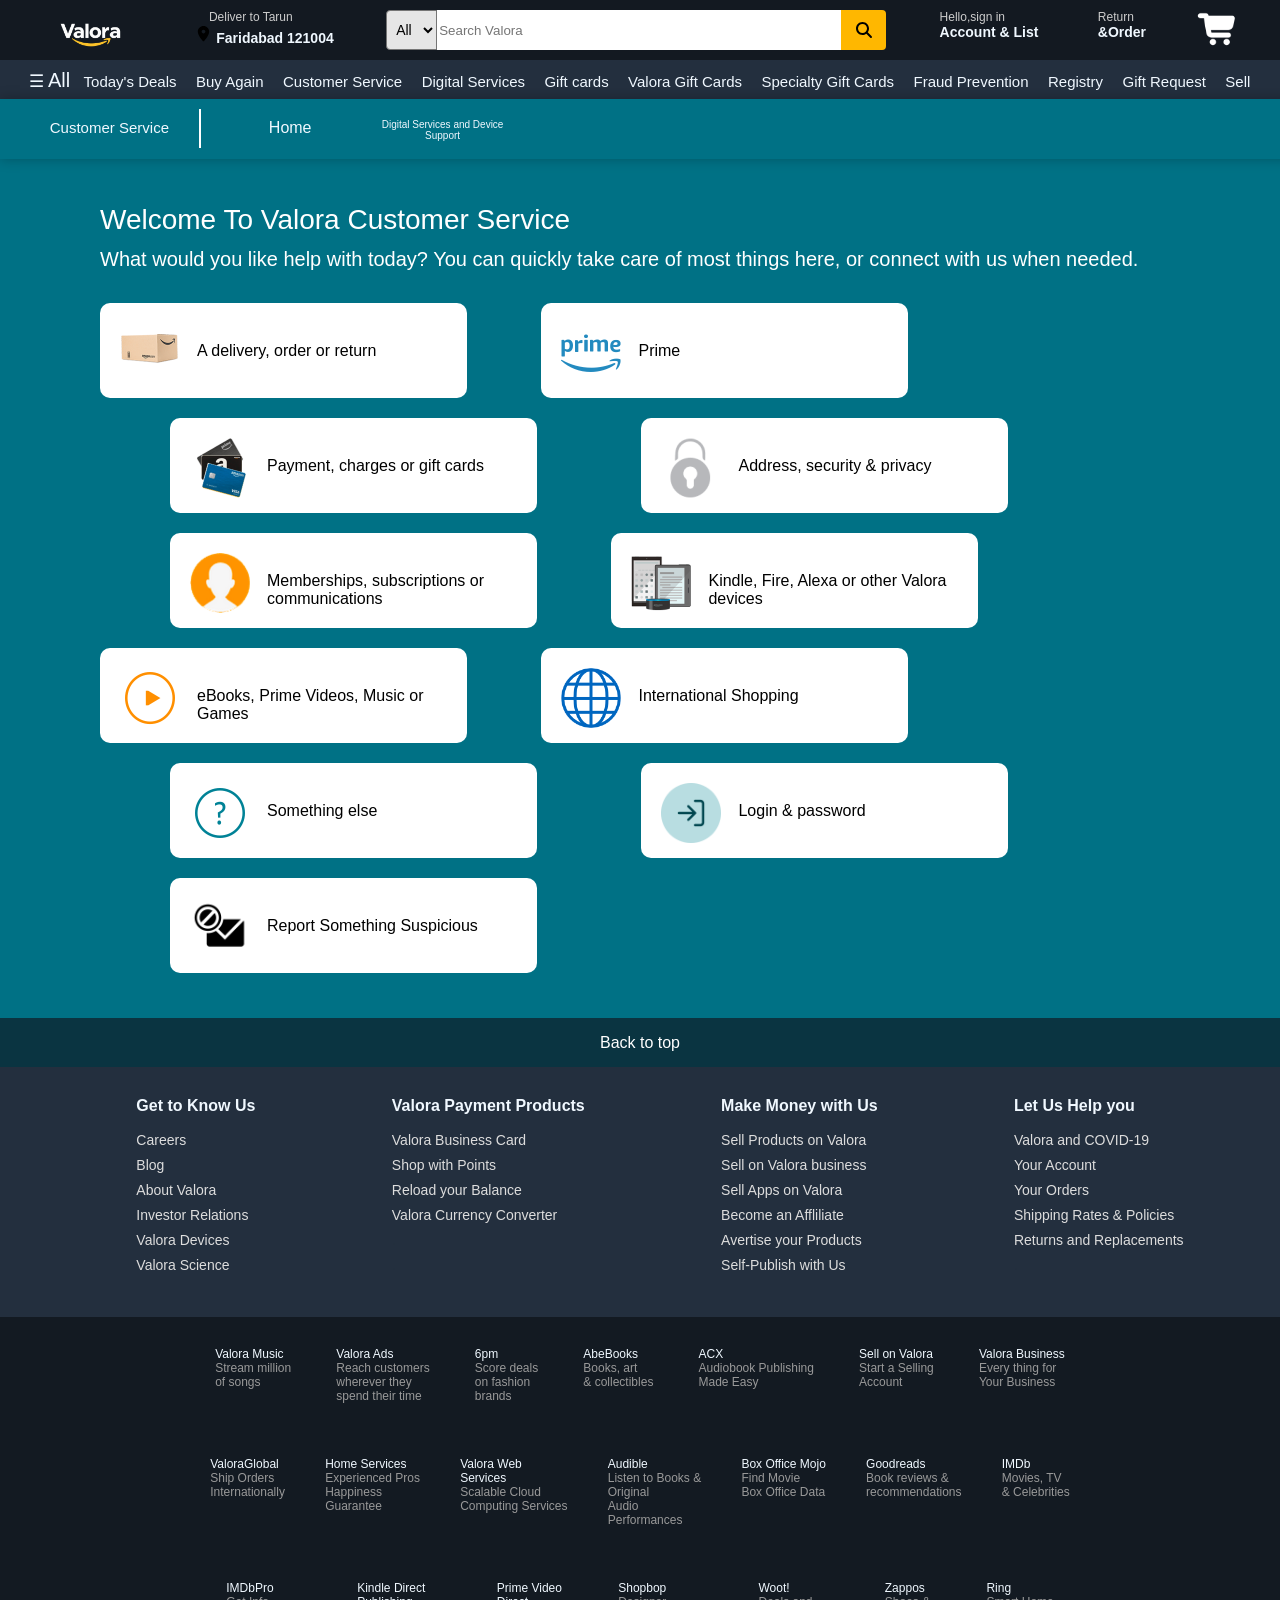
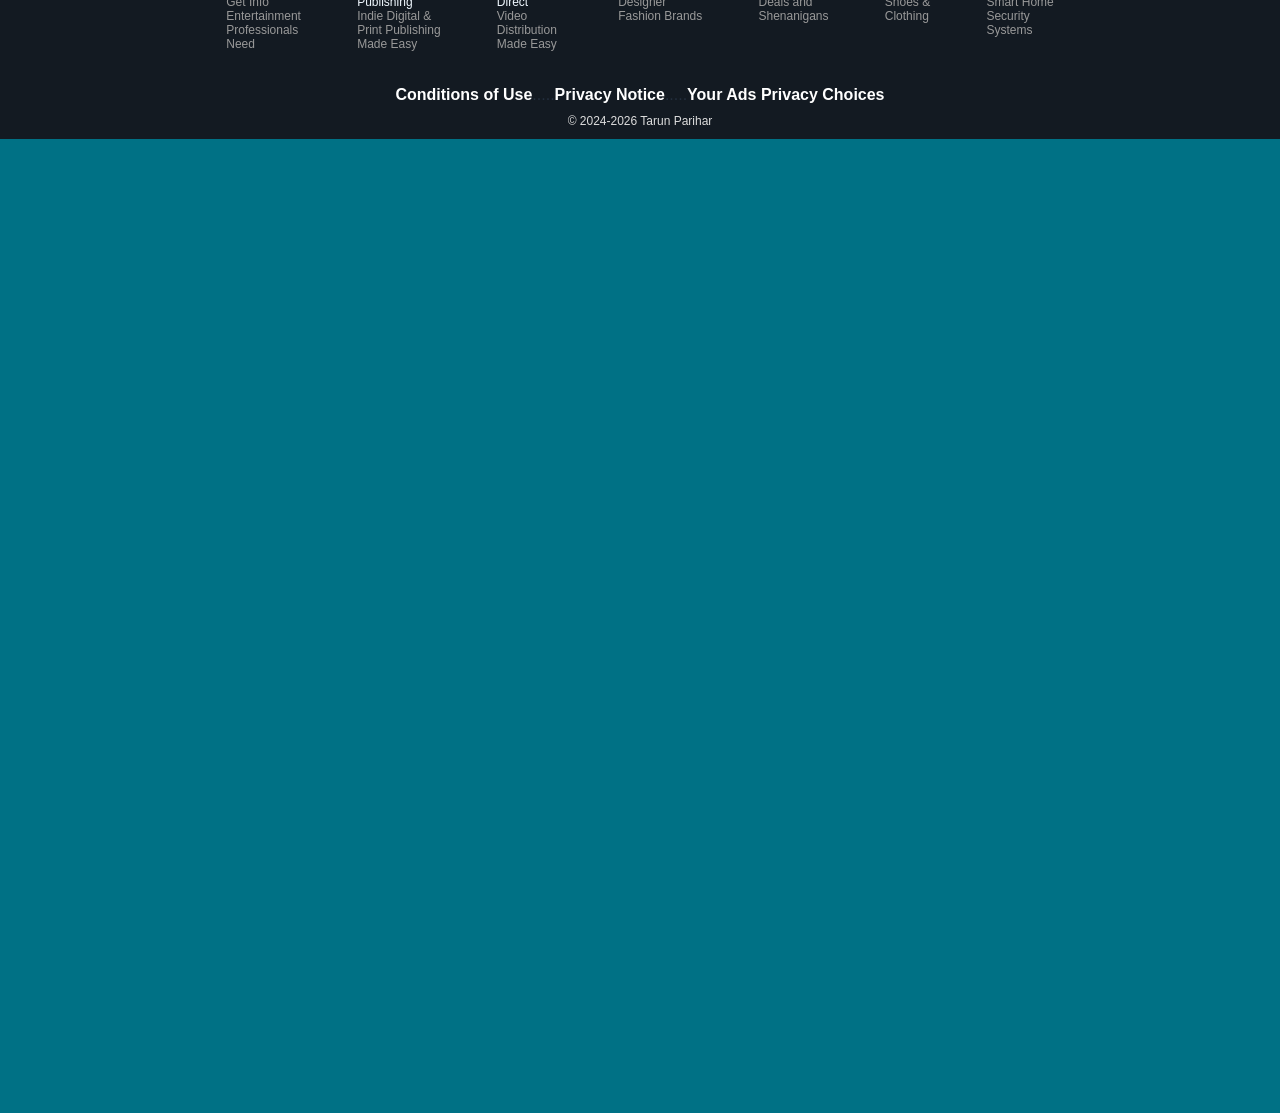
<file: pages/Customer_Service.html>
<!DOCTYPE html>
<html lang="en">
<head>
    <meta charset="UTF-8">
    <meta http-equiv="refresh" content="0; url=./customer-service.html">
    <meta name="viewport" content="width=device-width, initial-scale=1.0">
    <title>Redirecting...</title>
    <link rel="canonical" href="./customer-service.html">
</head>
<body>
    <p>Redirecting to <a href="./customer-service.html">Customer Service</a>...</p>
</body>
</html>
</file>
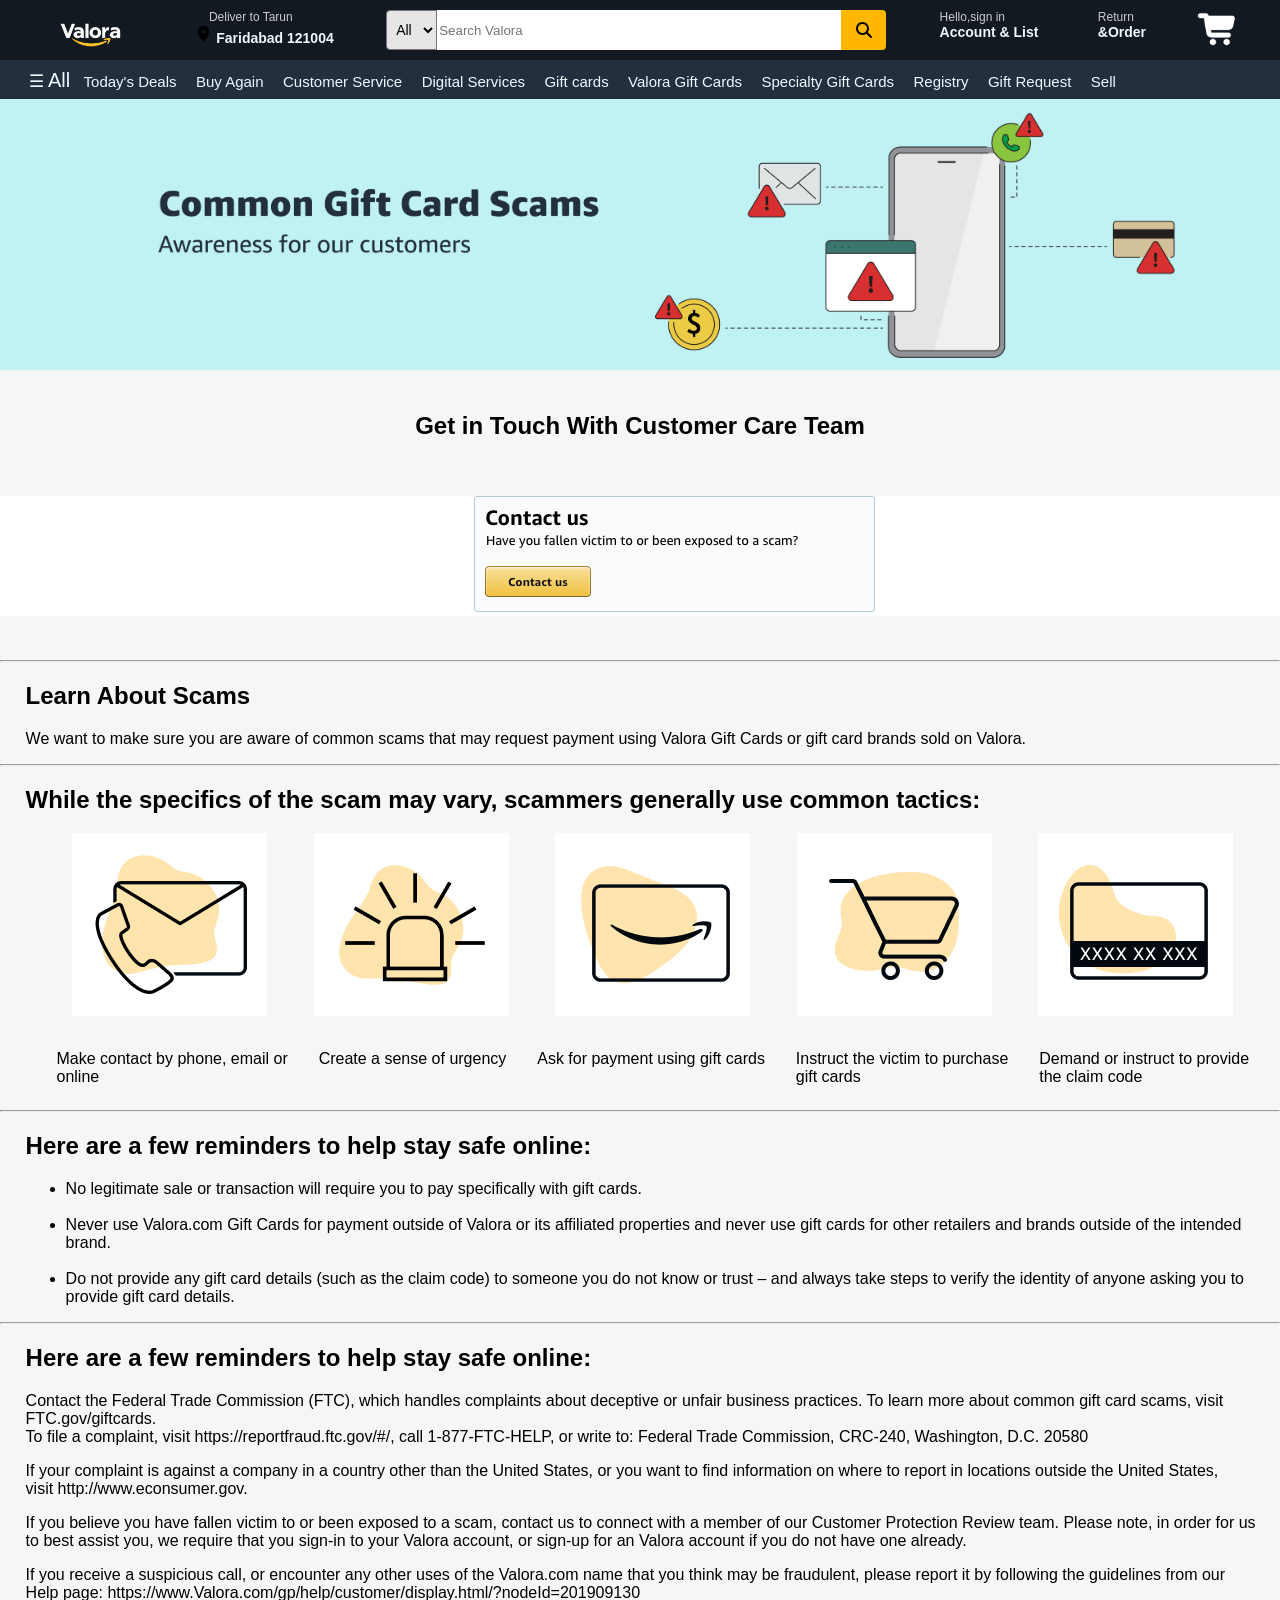
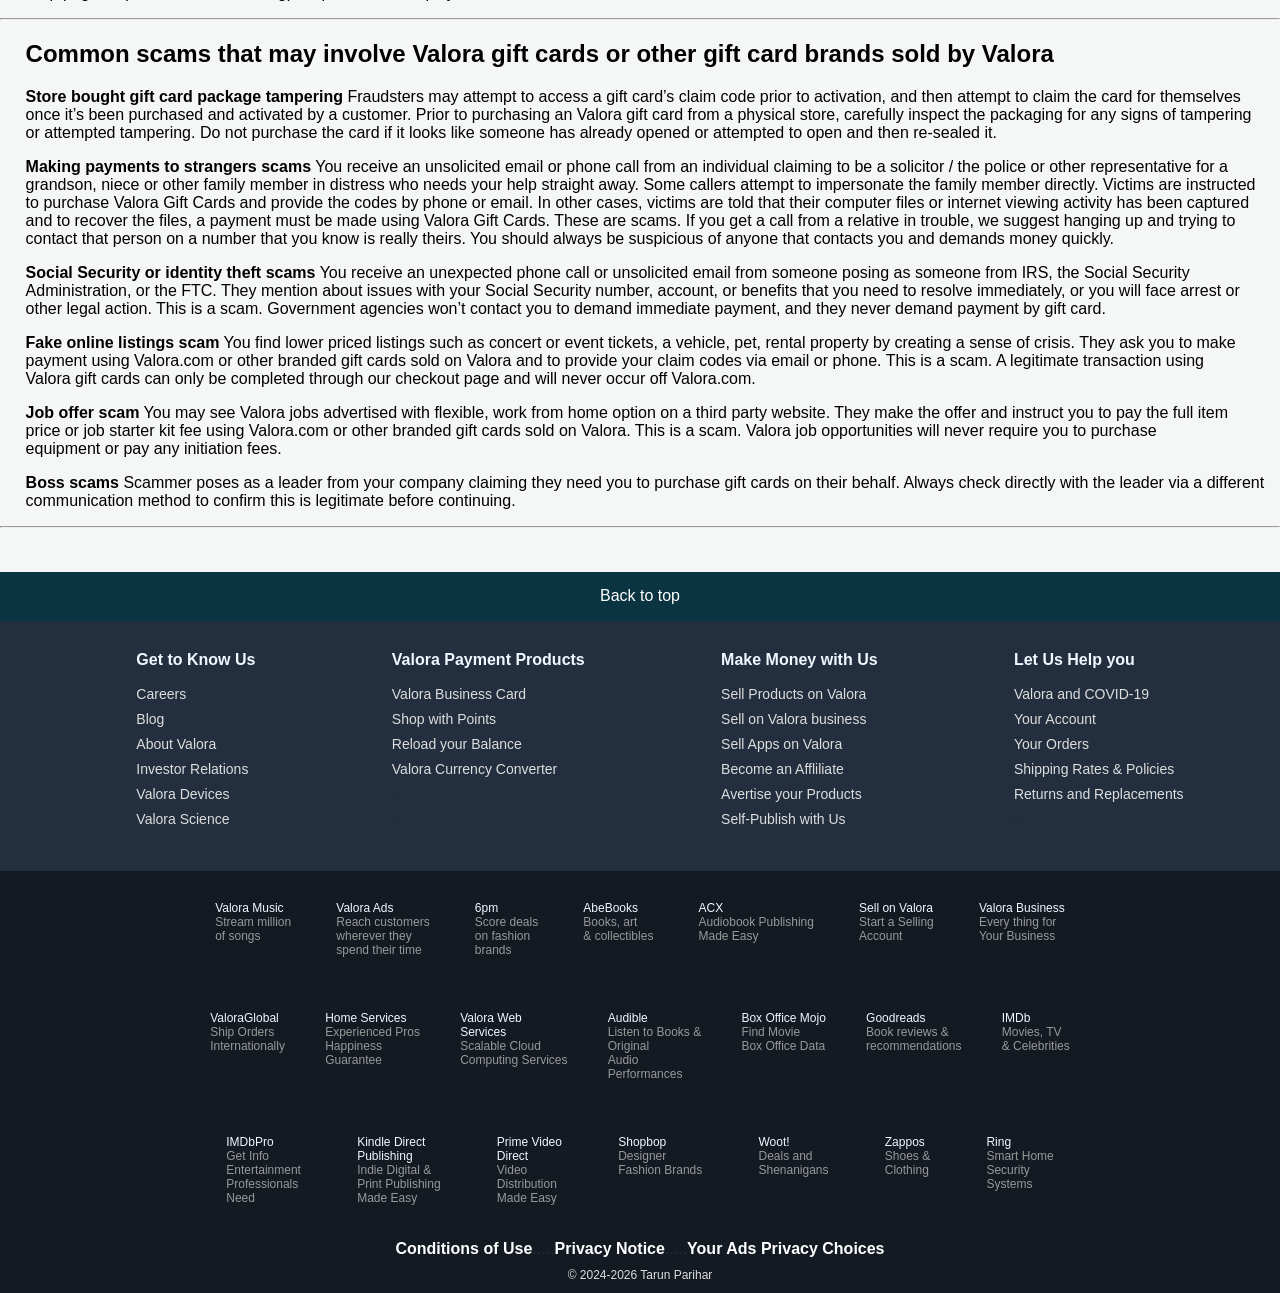
<file: pages/Fraud-prevention.html>
<!DOCTYPE html>
<html lang="en">

<head>
    <meta charset="UTF-8">
    <meta name="viewport" content="width=device-width, initial-scale=1.0">
    <title>Fraud Prevention</title>
    <link rel="stylesheet" href="../styles/layout.css">
    <link rel="stylesheet" href="../styles/components.css">
    <link rel="stylesheet" href="../styles/main.css">
    <link rel="stylesheet" href="../styles/pages/fraud-prevention.css">
</head>

<body>
    <div class="navbar">
        <a href="../index.html"><img id="logo" src="../assets/images/Valora logo.png" alt="logo"></a>
        <div id="Deliver">
            <span style="margin: 15px;">
                Deliver to Tarun
            </span>
            <br>
            <span>
                <img style="height: 19px;" src="../assets/icons/location-dot-solid-full (1).svg" alt="location">
            </span>
            <span id="district">
                <b> Faridabad 121004</b>
            </span>
        </div>

        <div class="nav-search">
            <select class="search-select">
                <option>All</option>
                <option>All Departments</option>
                <option>Arts & Crafts</option>
                <option>Automotive</option>
                <option>Baby</option>
                <option>Books</option>
                <option>Boys's Fashion</option>
                <option>Deals</option>
                <option>Computers</option>
                <option>Digital Music</option>
            </select>
            <input class="search-bar" placeholder="Search Valora">

            <div>
                <button class="search-button">
                    <img style="height: 20px; margin-top: 3px;" src="../assets/icons/magnifying-glass-solid-full.svg"
                        alt="">
                </button>
            </div>
        </div>
        <div id="Deliver">
            <span>
                Hello,sign in
            </span>
            <br>
            <span id="district">
                <b> Account & List </b>
            </span>
        </div>
        <div id="Deliver">
            <span>
                Return
            </span>
            <br>
            <span id="district">
                <b> &Order </b>
            </span>
        </div>
        <a href="./Cart.html">
            <div id="deliver">
                <img id="cart" src="../assets/icons/icons8-shopping-cart-64.png" alt="">
            </div>
        </a>
    </div>

    <div class="sub-nav-bar">
        <div id="all">
            <span>
                <span style="color: aliceblue; font-size: 17px;">&#9776;</span>
            </span>
            <span style="color: aliceblue; font-size: 20px;">
                <a href="#" style="text-decoration: none; color: aliceblue;">All</a>
            </span>

        </div>
        <div style="display: inline-block;">
            <span style="color: aliceblue; font-size: 15px;">
                <a href="#" style="text-decoration: none; color: aliceblue;">Today's Deals</a>
            </span>
        </div>
        <div style="display: inline-block; margin-left: 15px;">
            <span style="color: aliceblue; font-size: 15px;">
                <a href="#" style="text-decoration: none; color: aliceblue;">Buy Again</a>
            </span>
        </div>
        <div style="display: inline-block; margin-left: 15px;">
            <span style="color: aliceblue; font-size: 15px;">
                <a href="./customer-service.html"
                    style="text-decoration: none; color: aliceblue;">Customer Service</a>
            </span>
        </div>
        <div style="display: inline-block; margin-left: 15px;">
            <span style="color: aliceblue; font-size: 15px;">
                <a href="./Customer-Care-Digital-Services.html" style="text-decoration: none; color: aliceblue;">Digital Services</a>
            </span>
        </div>
        <div style="display: inline-block; margin-left: 15px;">
            <span style="color: aliceblue; font-size: 15px;">
                <a href="./Gift-card.html"
                    style="text-decoration: none; color: aliceblue;">Gift cards</a>
            </span>
        </div>
        <div style="display: inline-block; margin-left: 15px;">
            <span style="color: aliceblue; font-size: 15px;">
                <a href="./Valora-gift-card.html" style="text-decoration: none; color: aliceblue;">Valora Gift
                    Cards</a>
            </span>
        </div>
        <div style="display: inline-block; margin-left: 15px;">
            <span style="color: aliceblue; font-size: 15px;">
                <a href="./Special-Gift-cards.html" style="text-decoration: none; color: aliceblue;">Specialty Gift
                    Cards</a>
            </span>
        </div>
        <div style="display: inline-block; margin-left: 15px;">
            <span style="color: aliceblue; font-size: 15px;">
                <a href="./Registry.html" style="text-decoration: none; color: aliceblue;">
                    Registry</a>
            </span>
        </div>
        <div style="display: inline-block; margin-left: 15px;">
            <span style="color: aliceblue; font-size: 15px;">
                <a href="./Gift-request.html" style="text-decoration: none; color: aliceblue;">Gift Request</a>
            </span>
        </div>
        <div style="display: inline-block; margin-left: 15px;">
            <span style="color: aliceblue; font-size: 15px;">
                <a href="#" style="text-decoration: none; color: aliceblue;">Sell</a>
            </span>
        </div>
    </div>
    



    <img class="back-image" src="../assets/images/background-image-fp.jpg" alt="Fraud prevention banner">





    <br><br>



    <center>
        <h2>
            <div style="font-size: 24px;">Get in Touch With Customer Care Team</div>
        </h2>
    </center>


    <br><br>

    <div style="background-color: white;">
        <img style="margin-left: 37%;" src="../assets/images/fp1.png" alt="">
    </div>


    <br><br>


    <hr>

    <div style="margin-left: 2%;">

        <h2>
            <div style="font-size: 24px;">Learn About Scams</div>
        </h2>

        <p>We want to make sure you are aware of common scams that may request payment using Valora Gift Cards or gift
            card brands sold on Valora.</p>

    </div>





    <hr>


    <div style="margin-left: 2%;">

        <h2>
            <div style="font-size: 24px;">While the specifics of the scam may vary, scammers generally use common
                tactics:</div>
        </h2>

        <div style="display: flex; justify-content: space-evenly;">

            <img src="../assets/images/fp2.jpg" alt="image">

            <img src="../assets/images/fp3.jpg" alt="image">

            <img src="../assets/images/fp4.jpg" alt="image">

            <img src="../assets/images/fp5.jpg" alt="image">

            <img src="../assets/images/fp6.jpg" alt="image">
        </div>
        <br>
        <div style="display: flex; justify-content: space-evenly;">
            <p style="display: inline-block;"><span style="font-size: 16px;">Make contact by phone, email or <br>
                    online</span></p>

            <p style="display: inline-block;"><span style="font-size: 16px;">Create a sense of urgency</span></p>

            <p style="display: inline-block;"><span style="font-size: 16px;">Ask for payment using gift cards</span></p>

            <p style="display: inline-block;"><span style="font-size: 16px;">Instruct the victim to purchase <br> gift
                    cards</span></p>

            <p style="display: inline-block;"><span style="font-size: 16px;">Demand or instruct to provide <br> the
                    claim code</span></p>
        </div>





</div>


<hr>


<div style="margin-left: 2%;">

<h2>
    <div style="font-size: 24px;">
        Here are a few reminders to help stay safe online:
    </div>
</h2>


<ul style="font-size: 16px;">
    <li>No legitimate sale or transaction will require you to pay specifically with gift cards.</li>
    <br>
    <li>Never use Valora.com Gift Cards for payment outside of Valora or its affiliated properties and never use gift cards for other retailers and brands outside of the intended<br>brand.</li>
    <br>
    <li>Do not provide any gift card details (such as the claim code) to someone you do not know or trust – and always take steps to verify the identity of anyone asking you to<br>provide gift card details.</li>
</ul>

</div>



<hr>



<div style="margin-left: 2%;">

    <h2>
        <div style="font-size: 24px;">
            Here are a few reminders to help stay safe online:
        </div>
    </h2>
    
    
    
        <p style="font-size: 16px;">Contact the Federal Trade Commission (FTC), which handles complaints about deceptive or unfair business practices. To learn more about common gift card scams, visit FTC.gov/giftcards. <br> To file a complaint, visit https://reportfraud.ftc.gov/#/, call 1-877-FTC-HELP, or write to: Federal Trade Commission, CRC-240, Washington, D.C. 20580</p>
        <p style="font-size: 16px;">If your complaint is against a company in a country other than the United States, or you want to find information on where to report in locations outside the United States, <br> visit http://www.econsumer.gov.</p>
        <p style="font-size: 16px;">If you believe you have fallen victim to or been exposed to a scam, contact us to connect with a member of our Customer Protection Review team. Please note, in order for us <br> to best assist you, we require that you sign-in to your Valora account, or sign-up for an Valora account if you do not have one already.</p>
        <p style="font-size: 16px;">If you receive a suspicious call, or encounter any other uses of the Valora.com name that you think may be fraudulent, please report it by following the guidelines from our <br> Help page: https://www.Valora.com/gp/help/customer/display.html/?nodeId=201909130</p>
    </div>






<hr>






<div style="margin-left: 2%;">

    <h2>
        <div style="font-size: 24px;">
            Common scams that may involve Valora gift cards or other gift card brands sold by Valora
        </div>
    </h2>
    
    
    
        <p style="font-size: 16px;"><b>Store bought gift card package tampering</b> Fraudsters may attempt to access a gift card’s claim code prior to activation, and then attempt to claim the card for themselves <br> once it’s been purchased and activated by a customer. Prior to purchasing an Valora gift card from a physical store, carefully inspect the packaging for any signs of tampering <br> or attempted tampering. Do not purchase the card if it looks like someone has already opened or attempted to open and then re-sealed it.</p>
        <p style="font-size: 16px;"><b>Making payments to strangers scams</b> You receive an unsolicited email or phone call from an individual claiming to be a solicitor / the police or other representative for a <br> grandson, niece or other family member in distress who needs your help straight away. Some callers attempt to impersonate the family member directly. Victims are instructed <br> to purchase Valora Gift Cards and provide the codes by phone or email. In other cases, victims are told that their computer files or internet viewing activity has been captured <br> and to recover the files, a payment must be made using Valora Gift Cards. These are scams. If you get a call from a relative in trouble, we suggest hanging up and trying to <br> contact that person on a number that you know is really theirs. You should always be suspicious of anyone that contacts you and demands money quickly.</p>
        <p style="font-size: 16px;"><b>Social Security or identity theft scams</b> You receive an unexpected phone call or unsolicited email from someone posing as someone from IRS, the Social Security <br> Administration, or the FTC. They mention about issues with your Social Security number, account, or benefits that you need to resolve immediately, or you will face arrest or <br> other legal action. This is a scam. Government agencies won’t contact you to demand immediate payment, and they never demand payment by gift card.</p>
        <p style="font-size: 16px;"><b>Fake online listings scam</b> You find lower priced listings such as concert or event tickets, a vehicle, pet, rental property by creating a sense of crisis. They ask you to make <br> payment using Valora.com or other branded gift cards sold on Valora and to provide your claim codes via email or phone. This is a scam. A legitimate transaction using <br> Valora gift cards can only be completed through our checkout page and will never occur off Valora.com.</p>
        <p style="font-size: 16px;"><b>Job offer scam</b> You may see Valora jobs advertised with flexible, work from home option on a third party website. They make the offer and instruct you to pay the full item <br> price or job starter kit fee using Valora.com or other branded gift cards sold on Valora. This is a scam. Valora job opportunities will never require you to purchase <br> equipment or pay any initiation fees.</p>
        <p style="font-size: 16px;"><b>Boss scams</b> Scammer poses as a leader from your company claiming they need you to purchase gift cards on their behalf. Always check directly with the leader via a different <br> communication method to confirm this is legitimate before continuing.</p>
    </div>




<hr>

<br><br>


    <a href="#" class="top">
        <span style="color: white; display: block; text-align: center;">
            Back to top
        </span>
    </a>

    <div class="up-foot">

        <div class="know">
            <span style="color: aliceblue; font-size: 16px; margin-left: 40px;"> <b>Get to Know Us</b> </span>
            <ul style="list-style: none;">
                <li style="margin-top: 7px;">
                    <a style="text-decoration: none; color: #dddddd; font-size: 14px; " href="#">Careers</a>
                </li>
                <li style="margin-top: 7px;">
                    <a style="text-decoration: none; color: #dddddd; font-size: 14px; " href="#">Blog</a>
                </li>
                <li style="margin-top: 7px;">
                    <a style="text-decoration: none; color: #dddddd; font-size: 14px; " href="#">About Valora</a>
                </li>
                <li style="margin-top: 7px;">
                    <a style="text-decoration: none; color: #dddddd; font-size: 14px; " href="#">Investor
                        Relations</a>
                </li>
                <li style="margin-top: 7px;">
                    <a style="text-decoration: none; color: #dddddd; font-size: 14px; " href="#">Valora Devices</a>
                </li>
                <li style="margin-top: 7px;">
                    <a style="text-decoration: none; color: #dddddd; font-size: 14px; " href="#">Valora Science</a>
                </li>
            </ul>
        </div>

        <div class="know">
            <span style="color: aliceblue; font-size: 16px; margin-left: 40px;"> <b>Valora Payment Products</b>
            </span>
            <ul style="list-style: none;">
                <li style="margin-top: 7px;">
                    <a style="text-decoration: none; color: #dddddd; font-size: 14px; " href="#">Valora Business
                        Card</a>
                </li>
                <li style="margin-top: 7px;">
                    <a style="text-decoration: none; color: #dddddd; font-size: 14px; " href="#">Shop with
                        Points</a>
                </li>
                <li style="margin-top: 7px;">
                    <a style="text-decoration: none; color: #dddddd; font-size: 14px; " href="#">Reload your
                        Balance</a>
                </li>
                <li style="margin-top: 7px;">
                    <a style="text-decoration: none; color: #dddddd; font-size: 14px; " href="#">Valora Currency
                        Converter</a>
                </li>
                <li style="margin-top: 7px;">
                    <a style="text-decoration: none; color: #232F3E; font-size: 14px; " href="#"> .</a>
                </li>
                <li style="margin-top: 7px;">
                    <a style="text-decoration: none; color: #232F3E; font-size: 14px; " href="#"> .</a>
                </li>
            </ul>
        </div>
        <div class="know">
            <span style="color: aliceblue; font-size: 16px; margin-left: 40px;"> <b>Make Money with Us</b> </span>
            <ul style="list-style: none;">
                <li style="margin-top: 7px;">
                    <a style="text-decoration: none; color: #dddddd; font-size: 14px; " href="#">Sell Products on
                        Valora</a>
                </li>
                <li style="margin-top: 7px;">
                    <a style="text-decoration: none; color: #dddddd; font-size: 14px; " href="#">Sell on Valora
                        business</a>
                </li>
                <li style="margin-top: 7px;">
                    <a style="text-decoration: none; color: #dddddd; font-size: 14px; " href="#">Sell Apps on
                        Valora</a>
                </li>
                <li style="margin-top: 7px;">
                    <a style="text-decoration: none; color: #dddddd; font-size: 14px; " href="#">Become an
                        Affliliate</a>
                </li>
                <li style="margin-top: 7px;">
                    <a style="text-decoration: none; color: #dddddd; font-size: 14px; " href="#">Avertise your
                        Products</a>
                </li>
                <li style="margin-top: 7px;">
                    <a style="text-decoration: none; color: #dddddd; font-size: 14px; " href="#">Self-Publish with
                        Us</a>
                </li>
            </ul>
        </div>
        <div class="know">
            <span style="color: aliceblue; font-size: 16px; margin-left: 40px;"> <b>Let Us Help you</b> </span>
            <ul style="list-style: none;">
                <li style="margin-top: 7px;">
                    <a style="text-decoration: none; color: #dddddd; font-size: 14px; " href="#">Valora and
                        COVID-19</a>
                </li>
                <li style="margin-top: 7px;">
                    <a style="text-decoration: none; color: #dddddd; font-size: 14px; " href="#">Your Account</a>
                </li>
                <li style="margin-top: 7px;">
                    <a style="text-decoration: none; color: #dddddd; font-size: 14px; " href="#">Your Orders</a>
                </li>
                <li style="margin-top: 7px;">
                    <a style="text-decoration: none; color: #dddddd; font-size: 14px; " href="#">Shipping Rates &
                        Policies</a>
                </li>
                <li style="margin-top: 7px;">
                    <a style="text-decoration: none; color: #dddddd; font-size: 14px; " href="#">Returns and
                        Replacements</a>
                </li>
                <li style="margin-top: 7px;">
                    <a style="text-decoration: none; color: #232F3E; font-size: 14px; " href="#">.</a>
                </li>
            </ul>
        </div>
    </div>
    <div id="upper-footer" style="background-color: #131a22; height: 392px; width: 100%; padding-top: 30px;">
        <div style="display: flex; justify-content: space-evenly; padding-left: 170px; padding-right: 170px;">
            <a href="" id="music">
                Valora Music
                <br>
                <span id="define" style="color: #999999;">
                    Stream million
                    <br> of songs
                </span>
            </a>
            <a href="" id="music">
                Valora Ads
                <br>
                <span id="define" style="color: #999999;">
                    Reach customers <br> wherever they <br> spend their time
                </span>
            </a>


            <a href="" id="music">
                6pm
                <br>
                <span id="define" style="color: #999999;">
                    Score deals <br> on fashion <br> brands
                </span>
            </a> <a href="" id="music">
                AbeBooks
                <br>
                <span id="define" style="color: #999999;">
                    Books, art <br> & collectibles
                </span>
            </a> <a href="" id="music">
                ACX
                <br>
                <span id="define" style="color: #999999;">
                    Audiobook Publishing <br> Made Easy
                </span>
            </a> <a href="" id="music">
                Sell on Valora
                <br>
                <span id="define" style="color: #999999;">
                    Start a Selling <br> Account
                </span>
            </a> <a href="" id="music">
                Valora Business
                <br>
                <span id="define" style="color: #999999;">
                    Every thing for <br> Your Business
                </span>
            </a>

        </div>


        <br><br><br>
        <div style="display: flex; justify-content: space-evenly; padding-left: 170px; padding-right: 170px;"> <a
                href="" id="music">
                ValoraGlobal
                <br>
                <span id="define" style="color: #999999;">
                    Ship Orders <br> Internationally
                </span>
            </a>
            <a href="" id="music">
                Home Services
                <br>
                <span id="define" style="color: #999999;">
                    Experienced Pros <br>Happiness <br>Guarantee
                </span>
            </a>

            <a href="" id="music">
                Valora Web <br> Services
                <br>
                <span id="define" style="color: #999999;">
                    Scalable Cloud <br>
                    Computing Services
                </span>
            </a>
            <a href="" id="music">
                Audible
                <br>
                <span id="define" style="color: #999999;">
                    Listen to Books & <br> Original <br>
                    Audio <br> Performances
                </span>
            </a> <a href="" id="music">
                Box Office Mojo
                <br>
                <span id="define" style="color: #999999;">
                    Find Movie <br>
                    Box Office Data
                </span>
            </a> <a href="" id="music">
                Goodreads
                <br>
                <span id="define" style="color: #999999;">
                    Book reviews
                    & <br> recommendations
                </span>
            </a> <a href="" id="music">
                IMDb
                <br>
                <span id="define" style="color: #999999;">
                    Movies, TV <br>
                    & Celebrities
                </span>
            </a>


        </div>


        <br><br><br>
        <div style="display: flex; justify-content: space-evenly; padding-left: 170px; padding-right: 170px;">


            <a href="" id="music">
                IMDbPro
                <br>
                <span id="define" style="color: #999999;">
                    Get Info <br> Entertainment <br>
                    Professionals <br> Need
                </span>
            </a>


            <a href="" id="music">
                Kindle Direct <br> Publishing
                <br>
                <span id="define" style="color: #999999;">
                    Indie Digital & <br> Print Publishing <br>
                    Made Easy
                </span>
            </a>


            <a href="" id="music">
                Prime Video <br> Direct
                <br>
                <span id="define" style="color: #999999;">
                    Video <br> Distribution <br>
                    Made Easy
                </span>
            </a>


            <a href="" id="music">
                Shopbop
                <br>
                <span id="define" style="color: #999999;">
                    Designer <br>
                    Fashion Brands
                </span>
            </a> <a href="" id="music">
                Woot!
                <br>
                <span id="define" style="color: #999999;">
                    Deals and <br>
                    Shenanigans
                </span>
            </a>


            <a href="" id="music">
                Zappos
                <br>
                <span id="define" style="color: #999999;">
                    Shoes & <br>
                    Clothing
                </span>
            </a>


            <a href="" id="music">
                Ring
                <br>
                <span id="define" style="color: #999999;">
                    Smart Home <br>
                    Security <br> Systems
                </span>
            </a>

        </div>
        <div>
            <div class="foot">
                <span>
                    <b> Conditions of Use </b>
                </span>
                <span style="color: #232F3E;">.....</span>
                <span>
                    <b> Privacy Notice </b>
                </span>
                <span style="color: #232F3E;">.....</span>
                <span>
                    <b> Your Ads Privacy Choices </b>
                </span>
            </div>
            <div style="display: flex; justify-content: center; margin-top: 10px;">
                <span style="color: #dddddd; font-size: 12px;">
                    &#169; 2024-2026 Tarun Parihar
                </span>
            </div>
        </div>


    </div>



















</body>

</html>
</file>
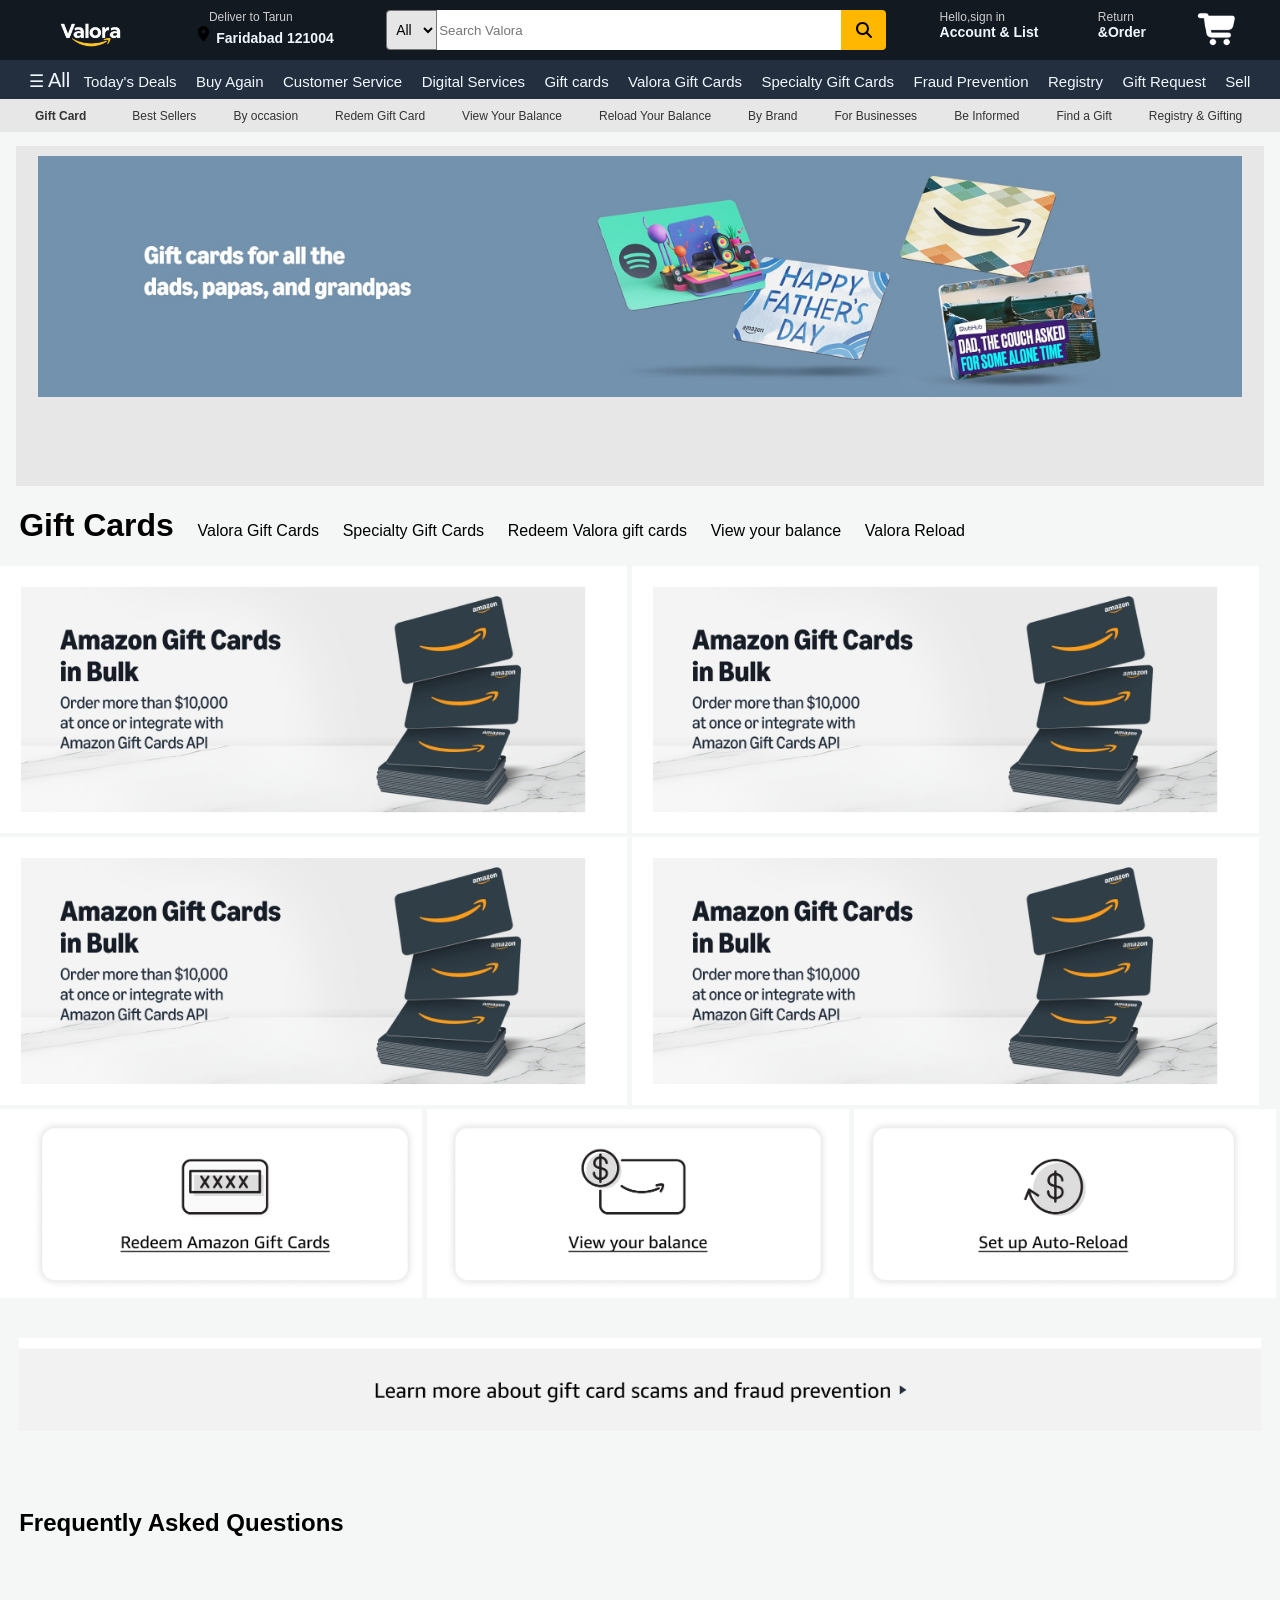
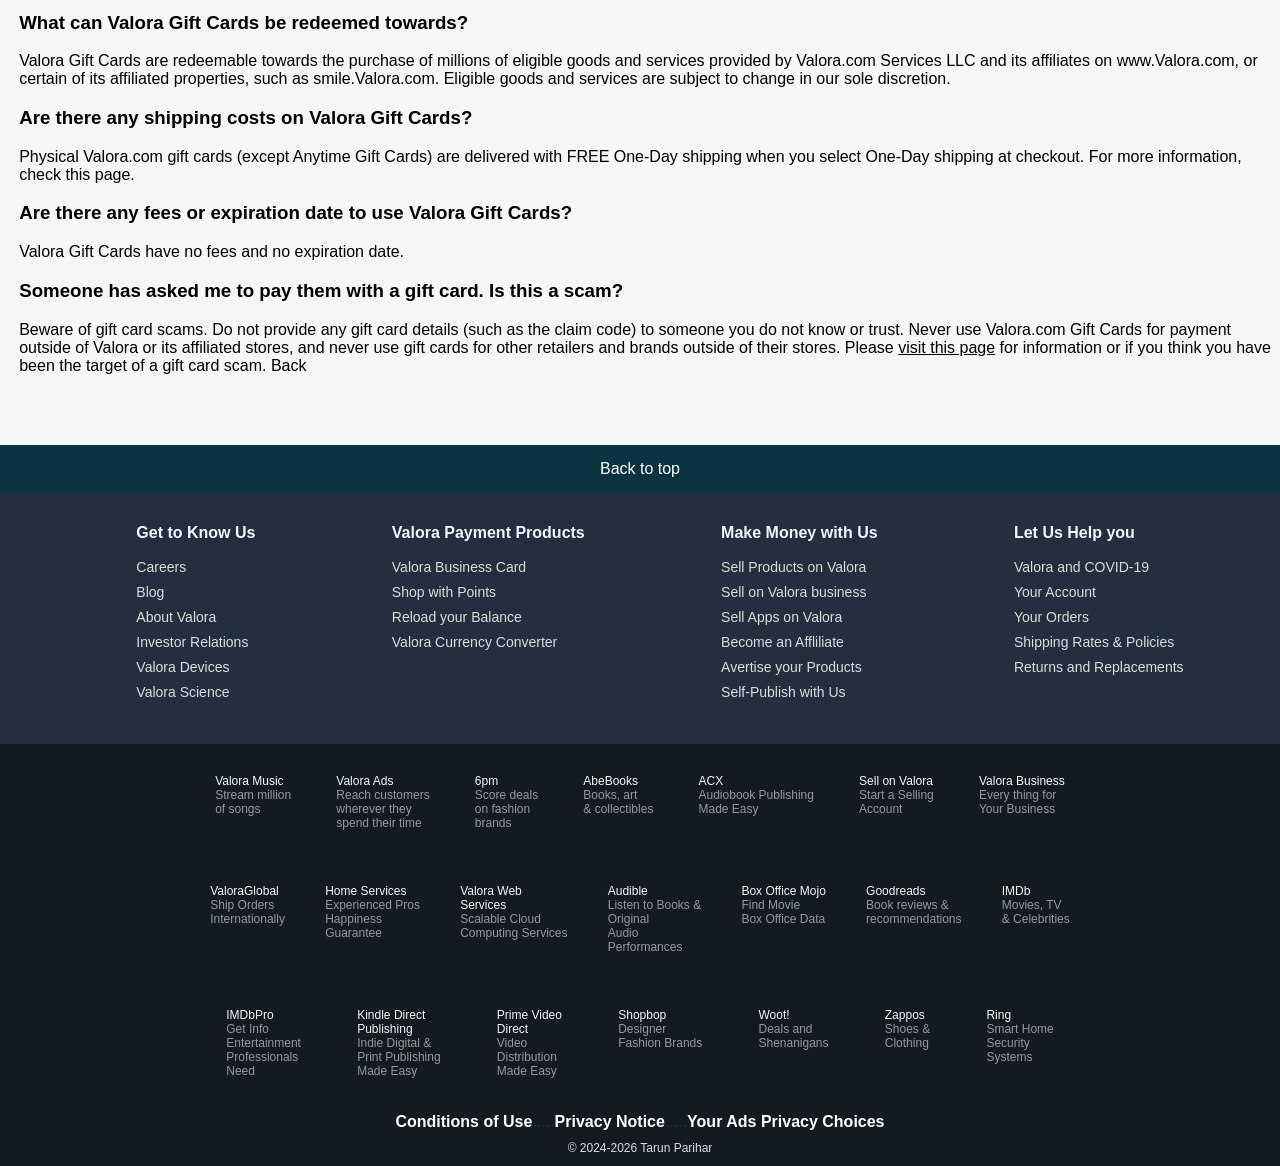
<file: pages/Gift-card.html>
<!DOCTYPE html>
<html lang="en">

<head>
    <meta charset="UTF-8">
    <meta name="viewport" content="width=device-width, initial-scale=1.0">
    <title>Gift Card</title>
    <link rel="stylesheet" href="../styles/layout.css">
    <link rel="stylesheet" href="../styles/components.css">
    <link rel="stylesheet" href="../styles/main.css">
    <link rel="stylesheet" href="../styles/pages/gift-card.css">
</head>

<body>
    <div class="navbar">
        <a href="../index.html"><img id="logo" src="../assets/images/Valora logo.png" alt="logo"></a>
        <div id="Deliver">
            <span style="margin: 15px;">
                Deliver to Tarun
            </span>
            <br>
            <span>
                <img style="height: 19px;" src="../assets/icons/location-dot-solid-full (1).svg" alt="location">
            </span>
            <span id="district">
                <b> Faridabad 121004</b>
            </span>
        </div>

        <div class="nav-search">
            <select class="search-select">
                <option>All</option>
                <option>All Departments</option>
                <option>Arts & Crafts</option>
                <option>Automotive</option>
                <option>Baby</option>
                <option>Books</option>
                <option>Boys's Fashion</option>
                <option>Deals</option>
                <option>Computers</option>
                <option>Digital Music</option>
            </select>
            <input class="search-bar" placeholder="Search Valora">

            <div>
                <button class="search-button">
                    <img style="height: 20px; margin-top: 3px;" src="../assets/icons/magnifying-glass-solid-full.svg"
                        alt="">
                </button>
            </div>
        </div>
        <div id="Deliver">
            <span>
                Hello,sign in
            </span>
            <br>
            <span id="district">
                <b> Account & List </b>
            </span>
        </div>
        <div id="Deliver">
            <span>
                Return
            </span>
            <br>
            <span id="district">
                <b> &Order </b>
            </span>
        </div>
        <a href="./Cart.html">
            <div id="deliver">
                <img id="cart" src="../assets/icons/icons8-shopping-cart-64.png" alt="">
            </div>
        </a>
    </div>

    <div class="sub-nav-bar">
        <div id="all">
            <span>
                <span style="color: aliceblue; font-size: 17px;">&#9776;</span>
            </span>
            <span style="color: aliceblue; font-size: 20px;">
                <a href="#" style="text-decoration: none; color: aliceblue;">All</a>
            </span>

        </div>
        <div style="display: inline-block;">
            <span style="color: aliceblue; font-size: 15px;">
                <a href="#" style="text-decoration: none; color: aliceblue;">Today's Deals</a>
            </span>
        </div>
        <div style="display: inline-block; margin-left: 15px;">
            <span style="color: aliceblue; font-size: 15px;">
                <a href="#" style="text-decoration: none; color: aliceblue;">Buy Again</a>
            </span>
        </div>
        <div style="display: inline-block; margin-left: 15px;">
            <span style="color: aliceblue; font-size: 15px;">
                <a href="./customer-service.html"
                    style="text-decoration: none; color: aliceblue;">Customer Service</a>
            </span>
        </div>
        <div style="display: inline-block; margin-left: 15px;">
            <span style="color: aliceblue; font-size: 15px;">
                <a href="./Customer-Care-Digital-Services.html" style="text-decoration: none; color: aliceblue;">Digital Services</a>
            </span>
        </div>
        <div style="display: inline-block; margin-left: 15px;">
            <span style="color: aliceblue; font-size: 15px;">
                <a href="./Gift-card.html"
                    style="text-decoration: none; color: aliceblue;">Gift cards</a>
            </span>
        </div>
        <div style="display: inline-block; margin-left: 15px;">
            <span style="color: aliceblue; font-size: 15px;">
                <a href="./Valora-gift-card.html" style="text-decoration: none; color: aliceblue;">Valora Gift
                    Cards</a>
            </span>
        </div>
        <div style="display: inline-block; margin-left: 15px;">
            <span style="color: aliceblue; font-size: 15px;">
                <a href="./Special-Gift-cards.html" style="text-decoration: none; color: aliceblue;">Specialty Gift
                    Cards</a>
            </span>
        </div>
        <div style="display: inline-block; margin-left: 15px;">
            <span style="color: aliceblue; font-size: 15px;">
                <a href="./Fraud-prevention.html" style="text-decoration: none; color: aliceblue;">Fraud
                    Prevention</a>
            </span>
        </div>
        <div style="display: inline-block; margin-left: 15px;">
            <span style="color: aliceblue; font-size: 15px;">
                <a href="./Registry.html" style="text-decoration: none; color: aliceblue;">
                    Registry</a>
            </span>
        </div>
        <div style="display: inline-block; margin-left: 15px;">
            <span style="color: aliceblue; font-size: 15px;">
                <a href="./Gift-request.html" style="text-decoration: none; color: aliceblue;">Gift Request</a>
            </span>
        </div>
        <div style="display: inline-block; margin-left: 15px;">
            <span style="color: aliceblue; font-size: 15px;">
                <a href="#" style="text-decoration: none; color: aliceblue;">Sell</a>
            </span>
        </div>
    </div>










    <div class="nav-gc">
        <a href="" class="nav-gc-content" style=" text-decoration: none; margin-left: 15px;"><b>Gift Card</b></a>
        <a href="" class="nav-gc-content" style=" text-decoration: none; padding: 0px 11px 0px 31px;">Best Sellers</a>
        <a href="" class="nav-gc-content" style=" text-decoration: none; padding: 0px 11px 0px 11px;">By occasion</a>
        <a href="" class="nav-gc-content" style=" text-decoration: none; padding: 0px 11px 0px 11px;">Redem Gift
            Card</a>
        <a href="" class="nav-gc-content" style=" text-decoration: none; padding: 0px 11px 0px 11px;">View Your
            Balance</a>
        <a href="" class="nav-gc-content" style=" text-decoration: none; padding: 0px 11px 0px 11px;">Reload Your
            Balance</a>
        <a href="" class="nav-gc-content" style=" text-decoration: none; padding: 0px 11px 0px 11px;">By Brand</a>
        <a href="" class="nav-gc-content" style=" text-decoration: none; padding: 0px 11px 0px 11px;">For Businesses</a>
        <a href="" class="nav-gc-content" style=" text-decoration: none; padding: 0px 11px 0px 11px;">Be Informed</a>
        <a href="" class="nav-gc-content" style=" text-decoration: none; padding: 0px 11px 0px 11px;">Find a Gift</a>
        <a href="./Registry.html" class="nav-gc-content" style=" text-decoration: none; padding: 0px 11px 0px 11px;">Registry &
            Gifting</a>
    </div>





    <center>
        <div class="img">
            <img style="width: 98%;" src="/assets/images/gc-bachground-img.jpg" alt="">
        </div>
    </center>



    <div>
        <span style="margin-left: 1.5%; ">
            <h1 style="display: inline-block;">Gift Cards</h1>
        </span>
        <span style="margin-left: 1.5%; "><a class="mini-nav"
                href="./Valora-gift-card.html">Valora Gift Cards</a></span>
        <span style="margin-left: 1.5%; "><a class="mini-nav" href="./Special-Gift-cards.html">Specialty Gift Cards</a></span>
        <span style="margin-left: 1.5%; "><a class="mini-nav" href="">Redeem Valora gift cards</a></span>
        <span style="margin-left: 1.5%; "><a class="mini-nav" href="">View your balance</a></span>
        <span style="margin-left: 1.5%; "><a class="mini-nav" href="">Valora Reload</a></span>
    </div>

    <img style=" width: 49%;" src="/assets/images/img-4-gc.jpg" alt="">
    <img style=" width: 49%;" src="/assets/images/img-4-gc.jpg" alt="">
    <img style=" width: 49%;" src="/assets/images/img-4-gc.jpg" alt="">
    <img style=" width: 49%;" src="/assets/images/img-4-gc.jpg" alt="">



    <img style="width: 33%;" src="/assets/images/img-5-gc.jpg" alt="">
    <img style="width: 33%;" src="/assets/images/img-6-gc.jpg" alt="">
    <img style="width: 33%;" src="/assets/images/img-7-gc.jpg" alt="">



    <br><br><br>

    <center>
        <a href="./Fraud-prevention.html"><img style="width: 97%;" src="../assets/images/fraud-prevention.png"
                alt="Fraud prevention"></a>
    </center>



    <br><br><br>




    <h2 style="font-size: 24px; margin-left: 1.5%;"><b>Frequently Asked Questions</b></h2>



    <br><br>


    <h3 style="margin-left: 1.5%;"><b>What can Valora Gift Cards be redeemed towards?</b></h3>



    <p style="margin-left: 1.5%;">
        Valora Gift Cards are redeemable towards the purchase of millions of eligible goods and services provided by
        Valora.com Services LLC and its affiliates on www.Valora.com, or certain of its affiliated properties, such as
        smile.Valora.com. Eligible goods and services are subject to change in our sole discretion.
    </p>


    <h3 style="margin-left: 1.5%;"><b>Are there any shipping costs on Valora Gift Cards?</b></h3>



    <p style="margin-left: 1.5%;">
        Physical Valora.com gift cards (except Anytime Gift Cards) are delivered with FREE One-Day shipping when you
        select One-Day shipping at checkout. For more information, check this page.
    </p>


    <h3 style="margin-left: 1.5%;"><b>Are there any fees or expiration date to use Valora Gift Cards?</b></h3>



    <p style="margin-left: 1.5%;">
        Valora Gift Cards have no fees and no expiration date.
    </p>

    <h3 style="margin-left: 1.5%;"><b>Someone has asked me to pay them with a gift card. Is this a scam?</b></h3>



    <p style="margin-left: 1.5%;">
        Beware of gift card scams. Do not provide any gift card details (such as the claim code) to someone you do not
        know or trust. Never use Valora.com Gift Cards for payment outside of Valora or its affiliated stores, and never
        use gift cards for other retailers and brands outside of their stores. Please <a style="color: black;"
            href="https://www.Valora.com/b/ref=s9_bw_cg_GCLPFAQ_md1_w?node=15435487011&pf_rd_m=ATVPDKIKX0DER&pf_rd_s=merchandised-search-12&pf_rd_r=XNDWJVF31ST0TAZ2QGJK&pf_rd_t=101&pf_rd_p=3b641cb8-7577-43c0-acab-dd476ea3e148&pf_rd_i=2238192011"
            target="_main">visit this page</a> for information or if you think you have been the target of a gift card
        scam.

        Back
    </p>


    <br><br><br>














    <a href="#" class="top">
        <center>
            <span style="color: white;">
                Back to top
            </span>
        </center>
    </a href="#">

    <div class="up-foot">

        <div class="know">
            <span style="color: aliceblue; font-size: 16px; margin-left: 40px;"> <b>Get to Know Us</b> </span>
            <ul style="list-style: none;">
                <li style="margin-top: 7px;">
                    <a style="text-decoration: none; color: #dddddd; font-size: 14px; " href="#">Careers</a>
                </li>
                <li style="margin-top: 7px;">
                    <a style="text-decoration: none; color: #dddddd; font-size: 14px; " href="#">Blog</a>
                </li>
                <li style="margin-top: 7px;">
                    <a style="text-decoration: none; color: #dddddd; font-size: 14px; " href="#">About Valora</a>
                </li>
                <li style="margin-top: 7px;">
                    <a style="text-decoration: none; color: #dddddd; font-size: 14px; " href="#">Investor
                        Relations</a>
                </li>
                <li style="margin-top: 7px;">
                    <a style="text-decoration: none; color: #dddddd; font-size: 14px; " href="#">Valora Devices</a>
                </li>
                <li style="margin-top: 7px;">
                    <a style="text-decoration: none; color: #dddddd; font-size: 14px; " href="#">Valora Science</a>
                </li>
            </ul>
        </div>

        <div class="know">
            <span style="color: aliceblue; font-size: 16px; margin-left: 40px;"> <b>Valora Payment Products</b>
            </span>
            <ul style="list-style: none;">
                <li style="margin-top: 7px;">
                    <a style="text-decoration: none; color: #dddddd; font-size: 14px; " href="#">Valora Business
                        Card</a>
                </li>
                <li style="margin-top: 7px;">
                    <a style="text-decoration: none; color: #dddddd; font-size: 14px; " href="#">Shop with
                        Points</a>
                </li>
                <li style="margin-top: 7px;">
                    <a style="text-decoration: none; color: #dddddd; font-size: 14px; " href="#">Reload your
                        Balance</a>
                </li>
                <li style="margin-top: 7px;">
                    <a style="text-decoration: none; color: #dddddd; font-size: 14px; " href="#">Valora Currency
                        Converter</a>
                </li>
                <li style="margin-top: 7px;">
                    <a style="text-decoration: none; color: #232F3E; font-size: 14px; " href="#"> .</a>
                </li>
                <li style="margin-top: 7px;">
                    <a style="text-decoration: none; color: #232F3E; font-size: 14px; " href="#"> .</a>
                </li>
            </ul>
        </div>
        <div class="know">
            <span style="color: aliceblue; font-size: 16px; margin-left: 40px;"> <b>Make Money with Us</b> </span>
            <ul style="list-style: none;">
                <li style="margin-top: 7px;">
                    <a style="text-decoration: none; color: #dddddd; font-size: 14px; " href="#">Sell Products on
                        Valora</a>
                </li>
                <li style="margin-top: 7px;">
                    <a style="text-decoration: none; color: #dddddd; font-size: 14px; " href="#">Sell on Valora
                        business</a>
                </li>
                <li style="margin-top: 7px;">
                    <a style="text-decoration: none; color: #dddddd; font-size: 14px; " href="#">Sell Apps on
                        Valora</a>
                </li>
                <li style="margin-top: 7px;">
                    <a style="text-decoration: none; color: #dddddd; font-size: 14px; " href="#">Become an
                        Affliliate</a>
                </li>
                <li style="margin-top: 7px;">
                    <a style="text-decoration: none; color: #dddddd; font-size: 14px; " href="#">Avertise your
                        Products</a>
                </li>
                <li style="margin-top: 7px;">
                    <a style="text-decoration: none; color: #dddddd; font-size: 14px; " href="#">Self-Publish with
                        Us</a>
                </li>
            </ul>
        </div>
        <div class="know">
            <span style="color: aliceblue; font-size: 16px; margin-left: 40px;"> <b>Let Us Help you</b> </span>
            <ul style="list-style: none;">
                <li style="margin-top: 7px;">
                    <a style="text-decoration: none; color: #dddddd; font-size: 14px; " href="#">Valora and
                        COVID-19</a>
                </li>
                <li style="margin-top: 7px;">
                    <a style="text-decoration: none; color: #dddddd; font-size: 14px; " href="#">Your Account</a>
                </li>
                <li style="margin-top: 7px;">
                    <a style="text-decoration: none; color: #dddddd; font-size: 14px; " href="#">Your Orders</a>
                </li>
                <li style="margin-top: 7px;">
                    <a style="text-decoration: none; color: #dddddd; font-size: 14px; " href="#">Shipping Rates &
                        Policies</a>
                </li>
                <li style="margin-top: 7px;">
                    <a style="text-decoration: none; color: #dddddd; font-size: 14px; " href="#">Returns and
                        Replacements</a>
                </li>
                <li style="margin-top: 7px;">
                    <a style="text-decoration: none; color: #232F3E; font-size: 14px; " href="#">.</a>
                </li>
            </ul>
        </div>
    </div>
    <div id="upper-footer" style="background-color: #131a22; height: 392px; width: 100%; padding-top: 30px;">
        <div style="display: flex; justify-content: space-evenly; padding-left: 170px; padding-right: 170px;">
            <a href="" id="music">
                Valora Music
                <br>
                <span id="define" style="color: #999999;">
                    Stream million
                    <br> of songs
                </span>
            </a>
            <a href="" id="music">
                Valora Ads
                <br>
                <span id="define" style="color: #999999;">
                    Reach customers <br> wherever they <br> spend their time
                </span>
            </a>


            <a href="" id="music">
                6pm
                <br>
                <span id="define" style="color: #999999;">
                    Score deals <br> on fashion <br> brands
                </span>
            </a> <a href="" id="music">
                AbeBooks
                <br>
                <span id="define" style="color: #999999;">
                    Books, art <br> & collectibles
                </span>
            </a> <a href="" id="music">
                ACX
                <br>
                <span id="define" style="color: #999999;">
                    Audiobook Publishing <br> Made Easy
                </span>
            </a> <a href="" id="music">
                Sell on Valora
                <br>
                <span id="define" style="color: #999999;">
                    Start a Selling <br> Account
                </span>
            </a> <a href="" id="music">
                Valora Business
                <br>
                <span id="define" style="color: #999999;">
                    Every thing for <br> Your Business
                </span>
            </a>

        </div>


        <br><br><br>
        <div style="display: flex; justify-content: space-evenly; padding-left: 170px; padding-right: 170px;"> <a
                href="" id="music">
                ValoraGlobal
                <br>
                <span id="define" style="color: #999999;">
                    Ship Orders <br> Internationally
                </span>
            </a>
            <a href="" id="music">
                Home Services
                <br>
                <span id="define" style="color: #999999;">
                    Experienced Pros <br>Happiness <br>Guarantee
                </span>
            </a>

            <a href="" id="music">
                Valora Web <br> Services
                <br>
                <span id="define" style="color: #999999;">
                    Scalable Cloud <br>
                    Computing Services
                </span>
            </a>
            <a href="" id="music">
                Audible
                <br>
                <span id="define" style="color: #999999;">
                    Listen to Books & <br> Original <br>
                    Audio <br> Performances
                </span>
            </a> <a href="" id="music">
                Box Office Mojo
                <br>
                <span id="define" style="color: #999999;">
                    Find Movie <br>
                    Box Office Data
                </span>
            </a> <a href="" id="music">
                Goodreads
                <br>
                <span id="define" style="color: #999999;">
                    Book reviews
                    & <br> recommendations
                </span>
            </a> <a href="" id="music">
                IMDb
                <br>
                <span id="define" style="color: #999999;">
                    Movies, TV <br>
                    & Celebrities
                </span>
            </a>


        </div>


        <br><br><br>
        <div style="display: flex; justify-content: space-evenly; padding-left: 170px; padding-right: 170px;">


            <a href="" id="music">
                IMDbPro
                <br>
                <span id="define" style="color: #999999;">
                    Get Info <br> Entertainment <br>
                    Professionals <br> Need
                </span>
            </a>


            <a href="" id="music">
                Kindle Direct <br> Publishing
                <br>
                <span id="define" style="color: #999999;">
                    Indie Digital & <br> Print Publishing <br>
                    Made Easy
                </span>
            </a>


            <a href="" id="music">
                Prime Video <br> Direct
                <br>
                <span id="define" style="color: #999999;">
                    Video <br> Distribution <br>
                    Made Easy
                </span>
            </a>


            <a href="" id="music">
                Shopbop
                <br>
                <span id="define" style="color: #999999;">
                    Designer <br>
                    Fashion Brands
                </span>
            </a> <a href="" id="music">
                Woot!
                <br>
                <span id="define" style="color: #999999;">
                    Deals and <br>
                    Shenanigans
                </span>
            </a>


            <a href="" id="music">
                Zappos
                <br>
                <span id="define" style="color: #999999;">
                    Shoes & <br>
                    Clothing
                </span>
            </a>


            <a href="" id="music">
                Ring
                <br>
                <span id="define" style="color: #999999;">
                    Smart Home <br>
                    Security <br> Systems
                </span>
            </a>

        </div>
        <div>
            <div class="foot">
                <span>
                    <b> Conditions of Use </b>
                </span>
                <span style="color: #232F3E;">.....</span>
                <span>
                    <b> Privacy Notice </b>
                </span>
                <span style="color: #232F3E;">.....</span>
                <span>
                    <b> Your Ads Privacy Choices </b>
                </span>
            </div>
            <div style="display: flex; justify-content: center; margin-top: 10px;">
                <span style="color: #dddddd; font-size: 12px;">
                    &#169; 2024-2026 Tarun Parihar
                </span>
            </div>
        </div>


    </div>
















</body>

</html>
</file>
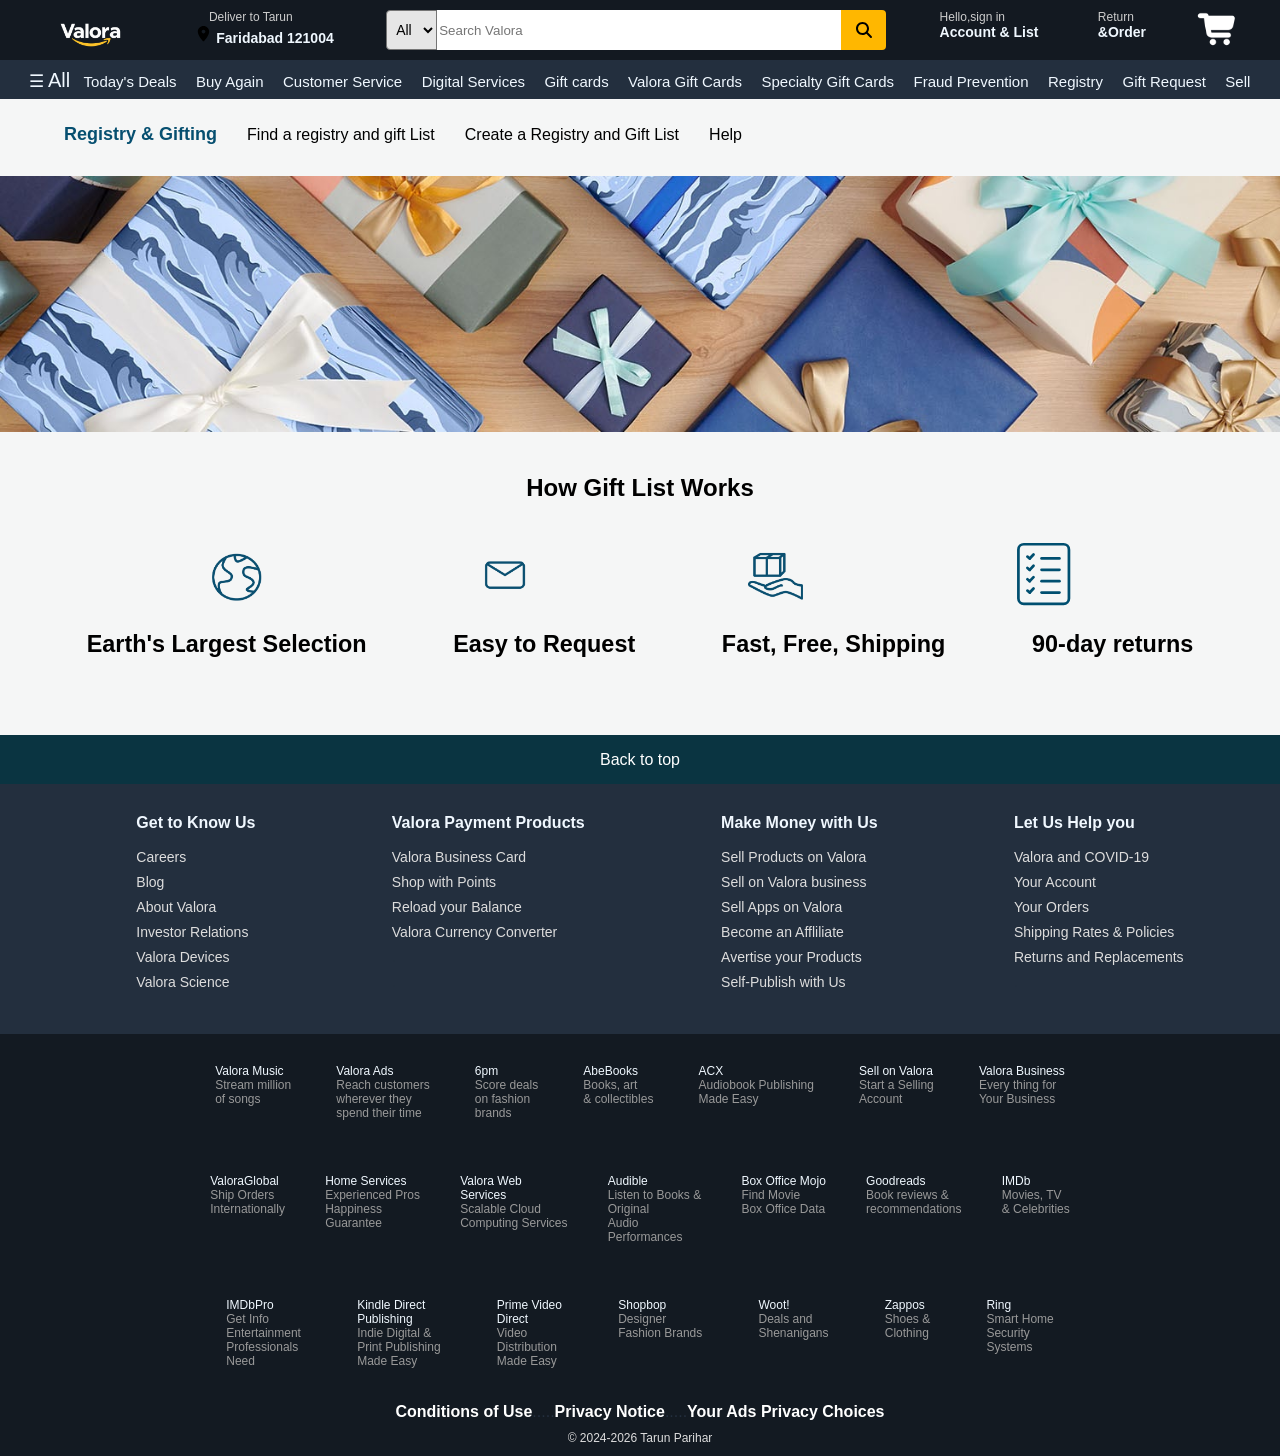
<file: pages/Gift-request.html>
<!DOCTYPE html>
<html lang="en">

<head>
    <meta charset="UTF-8">
    <meta name="viewport" content="width=device-width, initial-scale=1.0">
    <title>Gift Request</title>
    <link rel="stylesheet" href="../styles/layout.css">
    <link rel="stylesheet" href="../styles/components.css">
    <link rel="stylesheet" href="../styles/main.css">
    <link rel="stylesheet" href="../styles/pages/gift-request.css">
</head>

<body>
    <div class="navbar">
        <a href="../index.html"><img id="logo" src="../assets/images/Valora logo.png" alt="logo"></a>
        <div id="Deliver">
            <span style="margin: 15px;">
                Deliver to Tarun
            </span>
            <br>
            <span>
                <img style="height: 19px;" src="../assets/icons/location-dot-solid-full (1).svg" alt="location">
            </span>
            <span id="district">
                <b> Faridabad 121004</b>
            </span>
        </div>

        <div class="nav-search">
            <select class="search-select">
                <option>All</option>
                <option>All Departments</option>
                <option>Arts & Crafts</option>
                <option>Automotive</option>
                <option>Baby</option>
                <option>Books</option>
                <option>Boys's Fashion</option>
                <option>Deals</option>
                <option>Computers</option>
                <option>Digital Music</option>
            </select>
            <input class="search-bar" placeholder="Search Valora">

            <div>
                <button class="search-button">
                    <img style="height: 20px; margin-top: 3px;" src="../assets/icons/magnifying-glass-solid-full.svg"
                        alt="">
                </button>
            </div>
        </div>
        <div id="Deliver">
            <span>
                Hello,sign in
            </span>
            <br>
            <span id="district">
                <b> Account & List </b>
            </span>
        </div>
        <div id="Deliver">
            <span>
                Return
            </span>
            <br>
            <span id="district">
                <b> &Order </b>
            </span>
        </div>
        <a href="./Cart.html">
            <div id="deliver">
                <img id="cart" src="../assets/icons/icons8-shopping-cart-64.png" alt="">
            </div>
        </a>
    </div>

    <div class="sub-nav-bar">
        <div id="all">
            <span>
                <span style="color: aliceblue; font-size: 17px;">&#9776;</span>
            </span>
            <span style="color: aliceblue; font-size: 20px;">
                <a href="#" style="text-decoration: none; color: aliceblue;">All</a>
            </span>

        </div>
        <div style="display: inline-block;">
            <span style="color: aliceblue; font-size: 15px;">
                <a href="#" style="text-decoration: none; color: aliceblue;">Today's Deals</a>
            </span>
        </div>
        <div style="display: inline-block; margin-left: 15px;">
            <span style="color: aliceblue; font-size: 15px;">
                <a href="#" style="text-decoration: none; color: aliceblue;">Buy Again</a>
            </span>
        </div>
        <div style="display: inline-block; margin-left: 15px;">
            <span style="color: aliceblue; font-size: 15px;">
                <a href="./customer-service.html"
                    style="text-decoration: none; color: aliceblue;">Customer Service</a>
            </span>
        </div>
        <div style="display: inline-block; margin-left: 15px;">
            <span style="color: aliceblue; font-size: 15px;">
                <a href="./Customer-Care-Digital-Services.html" style="text-decoration: none; color: aliceblue;">Digital Services</a>
            </span>
        </div>
        <div style="display: inline-block; margin-left: 15px;">
            <span style="color: aliceblue; font-size: 15px;">
                <a href="./Gift-card.html"
                    style="text-decoration: none; color: aliceblue;">Gift cards</a>
            </span>
        </div>
        <div style="display: inline-block; margin-left: 15px;">
            <span style="color: aliceblue; font-size: 15px;">
                <a href="./Valora-gift-card.html" style="text-decoration: none; color: aliceblue;">Valora Gift
                    Cards</a>
            </span>
        </div>
        <div style="display: inline-block; margin-left: 15px;">
            <span style="color: aliceblue; font-size: 15px;">
                <a href="./Special-Gift-cards.html" style="text-decoration: none; color: aliceblue;">Specialty Gift
                    Cards</a>
            </span>
        </div>
        <div style="display: inline-block; margin-left: 15px;">
            <span style="color: aliceblue; font-size: 15px;">
                <a href="./Fraud-prevention.html" style="text-decoration: none; color: aliceblue;">Fraud
                    Prevention</a>
            </span>
        </div>
        <div style="display: inline-block; margin-left: 15px;">
            <span style="color: aliceblue; font-size: 15px;">
                <a href="./Registry.html" style="text-decoration: none; color: aliceblue;">
                    Registry</a>
            </span>
        </div>
        <div style="display: inline-block; margin-left: 15px;">
            <span style="color: aliceblue; font-size: 15px;">
                <a href="./Gift-request.html" style="text-decoration: none; color: aliceblue;">Gift Request</a>
            </span>
        </div>
        <div style="display: inline-block; margin-left: 15px;">
            <span style="color: aliceblue; font-size: 15px;">
                <a href="#" style="text-decoration: none; color: aliceblue;">Sell</a>
            </span>
        </div>
    </div>
    





    <div class="sell-navbar">

        <a style="margin-left: 5%; text-decoration: none;" href="">
            <h1 style="display: inline-block; font-size: 18px; color: #064F70;">Registry & Gifting</h1>
        </a>
        <a href="" style=" margin-left: 2%; text-decoration: none; color: black;">Find a registry and gift List</a>
        <a href="" style=" margin-left: 2%; text-decoration: none; color: black;">Create a Registry and Gift List</a>
        <a href="" style=" margin-left: 2%; text-decoration: none; color: black;">Help</a>

    </div>





    <img style="width: 100%;" src="/assets/images/background-img-gift-request.jpg" alt="">


<br><br>

<center>
    <div>
        <h2 class="HGLW">How Gift List Works </h2>
    </div>
</center>

<br>

<div class="img-HGLW">

<img id="earth" src="/assets/images/earth.png" alt="">

<img id="mail" src="/assets/images/MAIL.png" alt="">

<img id="box" src="/assets/images/box-in-hand.png" alt="">

<img id="list" src="/assets/images/list.svg" alt="">

</div>



<div class="heading-img-HGLW">
    <h3>Earth's Largest Selection</h3>
    <h3>Easy to Request</h3>
    <h3>Fast, Free, Shipping</h3>
    <h3>90-day returns</h3>
</div>

<br><br><br>



    <a href="#" class="top">
        <span style="color: white; display: block; text-align: center;">
            Back to top
        </span>
    </a>

    <div class="up-foot">

        <div class="know">
            <span style="color: aliceblue; font-size: 16px; margin-left: 40px;"> <b>Get to Know Us</b> </span>
            <ul style="list-style: none;">
                <li style="margin-top: 7px;">
                    <a style="text-decoration: none; color: #dddddd; font-size: 14px; " href="#">Careers</a>
                </li>
                <li style="margin-top: 7px;">
                    <a style="text-decoration: none; color: #dddddd; font-size: 14px; " href="#">Blog</a>
                </li>
                <li style="margin-top: 7px;">
                    <a style="text-decoration: none; color: #dddddd; font-size: 14px; " href="#">About Valora</a>
                </li>
                <li style="margin-top: 7px;">
                    <a style="text-decoration: none; color: #dddddd; font-size: 14px; " href="#">Investor
                        Relations</a>
                </li>
                <li style="margin-top: 7px;">
                    <a style="text-decoration: none; color: #dddddd; font-size: 14px; " href="#">Valora Devices</a>
                </li>
                <li style="margin-top: 7px;">
                    <a style="text-decoration: none; color: #dddddd; font-size: 14px; " href="#">Valora Science</a>
                </li>
            </ul>
        </div>

        <div class="know">
            <span style="color: aliceblue; font-size: 16px; margin-left: 40px;"> <b>Valora Payment Products</b>
            </span>
            <ul style="list-style: none;">
                <li style="margin-top: 7px;">
                    <a style="text-decoration: none; color: #dddddd; font-size: 14px; " href="#">Valora Business
                        Card</a>
                </li>
                <li style="margin-top: 7px;">
                    <a style="text-decoration: none; color: #dddddd; font-size: 14px; " href="#">Shop with
                        Points</a>
                </li>
                <li style="margin-top: 7px;">
                    <a style="text-decoration: none; color: #dddddd; font-size: 14px; " href="#">Reload your
                        Balance</a>
                </li>
                <li style="margin-top: 7px;">
                    <a style="text-decoration: none; color: #dddddd; font-size: 14px; " href="#">Valora Currency
                        Converter</a>
                </li>
                <li style="margin-top: 7px;">
                    <a style="text-decoration: none; color: #232F3E; font-size: 14px; " href="#"> .</a>
                </li>
                <li style="margin-top: 7px;">
                    <a style="text-decoration: none; color: #232F3E; font-size: 14px; " href="#"> .</a>
                </li>
            </ul>
        </div>
        <div class="know">
            <span style="color: aliceblue; font-size: 16px; margin-left: 40px;"> <b>Make Money with Us</b> </span>
            <ul style="list-style: none;">
                <li style="margin-top: 7px;">
                    <a style="text-decoration: none; color: #dddddd; font-size: 14px; " href="#">Sell Products on
                        Valora</a>
                </li>
                <li style="margin-top: 7px;">
                    <a style="text-decoration: none; color: #dddddd; font-size: 14px; " href="#">Sell on Valora
                        business</a>
                </li>
                <li style="margin-top: 7px;">
                    <a style="text-decoration: none; color: #dddddd; font-size: 14px; " href="#">Sell Apps on
                        Valora</a>
                </li>
                <li style="margin-top: 7px;">
                    <a style="text-decoration: none; color: #dddddd; font-size: 14px; " href="#">Become an
                        Affliliate</a>
                </li>
                <li style="margin-top: 7px;">
                    <a style="text-decoration: none; color: #dddddd; font-size: 14px; " href="#">Avertise your
                        Products</a>
                </li>
                <li style="margin-top: 7px;">
                    <a style="text-decoration: none; color: #dddddd; font-size: 14px; " href="#">Self-Publish with
                        Us</a>
                </li>
            </ul>
        </div>
        <div class="know">
            <span style="color: aliceblue; font-size: 16px; margin-left: 40px;"> <b>Let Us Help you</b> </span>
            <ul style="list-style: none;">
                <li style="margin-top: 7px;">
                    <a style="text-decoration: none; color: #dddddd; font-size: 14px; " href="#">Valora and
                        COVID-19</a>
                </li>
                <li style="margin-top: 7px;">
                    <a style="text-decoration: none; color: #dddddd; font-size: 14px; " href="#">Your Account</a>
                </li>
                <li style="margin-top: 7px;">
                    <a style="text-decoration: none; color: #dddddd; font-size: 14px; " href="#">Your Orders</a>
                </li>
                <li style="margin-top: 7px;">
                    <a style="text-decoration: none; color: #dddddd; font-size: 14px; " href="#">Shipping Rates &
                        Policies</a>
                </li>
                <li style="margin-top: 7px;">
                    <a style="text-decoration: none; color: #dddddd; font-size: 14px; " href="#">Returns and
                        Replacements</a>
                </li>
                <li style="margin-top: 7px;">
                    <a style="text-decoration: none; color: #232F3E; font-size: 14px; " href="#">.</a>
                </li>
            </ul>
        </div>
    </div>
    <div id="upper-footer" style="background-color: #131a22; height: 392px; width: 100%; padding-top: 30px;">
        <div style="display: flex; justify-content: space-evenly; padding-left: 170px; padding-right: 170px;">
            <a href="" id="music">
                Valora Music
                <br>
                <span id="define" style="color: #999999;">
                    Stream million
                    <br> of songs
                </span>
            </a>
            <a href="" id="music">
                Valora Ads
                <br>
                <span id="define" style="color: #999999;">
                    Reach customers <br> wherever they <br> spend their time
                </span>
            </a>


            <a href="" id="music">
                6pm
                <br>
                <span id="define" style="color: #999999;">
                    Score deals <br> on fashion <br> brands
                </span>
            </a> <a href="" id="music">
                AbeBooks
                <br>
                <span id="define" style="color: #999999;">
                    Books, art <br> & collectibles
                </span>
            </a> <a href="" id="music">
                ACX
                <br>
                <span id="define" style="color: #999999;">
                    Audiobook Publishing <br> Made Easy
                </span>
            </a> <a href="" id="music">
                Sell on Valora
                <br>
                <span id="define" style="color: #999999;">
                    Start a Selling <br> Account
                </span>
            </a> <a href="" id="music">
                Valora Business
                <br>
                <span id="define" style="color: #999999;">
                    Every thing for <br> Your Business
                </span>
            </a>

        </div>


        <br><br><br>
        <div style="display: flex; justify-content: space-evenly; padding-left: 170px; padding-right: 170px;"> <a
                href="" id="music">
                ValoraGlobal
                <br>
                <span id="define" style="color: #999999;">
                    Ship Orders <br> Internationally
                </span>
            </a>
            <a href="" id="music">
                Home Services
                <br>
                <span id="define" style="color: #999999;">
                    Experienced Pros <br>Happiness <br>Guarantee
                </span>
            </a>

            <a href="" id="music">
                Valora Web <br> Services
                <br>
                <span id="define" style="color: #999999;">
                    Scalable Cloud <br>
                    Computing Services
                </span>
            </a>
            <a href="" id="music">
                Audible
                <br>
                <span id="define" style="color: #999999;">
                    Listen to Books & <br> Original <br>
                    Audio <br> Performances
                </span>
            </a> <a href="" id="music">
                Box Office Mojo
                <br>
                <span id="define" style="color: #999999;">
                    Find Movie <br>
                    Box Office Data
                </span>
            </a> <a href="" id="music">
                Goodreads
                <br>
                <span id="define" style="color: #999999;">
                    Book reviews
                    & <br> recommendations
                </span>
            </a> <a href="" id="music">
                IMDb
                <br>
                <span id="define" style="color: #999999;">
                    Movies, TV <br>
                    & Celebrities
                </span>
            </a>


        </div>


        <br><br><br>
        <div style="display: flex; justify-content: space-evenly; padding-left: 170px; padding-right: 170px;">


            <a href="" id="music">
                IMDbPro
                <br>
                <span id="define" style="color: #999999;">
                    Get Info <br> Entertainment <br>
                    Professionals <br> Need
                </span>
            </a>


            <a href="" id="music">
                Kindle Direct <br> Publishing
                <br>
                <span id="define" style="color: #999999;">
                    Indie Digital & <br> Print Publishing <br>
                    Made Easy
                </span>
            </a>


            <a href="" id="music">
                Prime Video <br> Direct
                <br>
                <span id="define" style="color: #999999;">
                    Video <br> Distribution <br>
                    Made Easy
                </span>
            </a>


            <a href="" id="music">
                Shopbop
                <br>
                <span id="define" style="color: #999999;">
                    Designer <br>
                    Fashion Brands
                </span>
            </a> <a href="" id="music">
                Woot!
                <br>
                <span id="define" style="color: #999999;">
                    Deals and <br>
                    Shenanigans
                </span>
            </a>


            <a href="" id="music">
                Zappos
                <br>
                <span id="define" style="color: #999999;">
                    Shoes & <br>
                    Clothing
                </span>
            </a>


            <a href="" id="music">
                Ring
                <br>
                <span id="define" style="color: #999999;">
                    Smart Home <br>
                    Security <br> Systems
                </span>
            </a>

        </div>
        <div>
            <div class="foot">
                <span>
                    <b> Conditions of Use </b>
                </span>
                <span style="color: #232F3E;">.....</span>
                <span>
                    <b> Privacy Notice </b>
                </span>
                <span style="color: #232F3E;">.....</span>
                <span>
                    <b> Your Ads Privacy Choices </b>
                </span>
            </div>
            <div style="display: flex; justify-content: center; margin-top: 10px;">
                <span style="color: #dddddd; font-size: 12px;">
                    &#169; 2024-2026 Tarun Parihar
                </span>
            </div>
        </div>


    </div>





















</body>
</html>
</file>
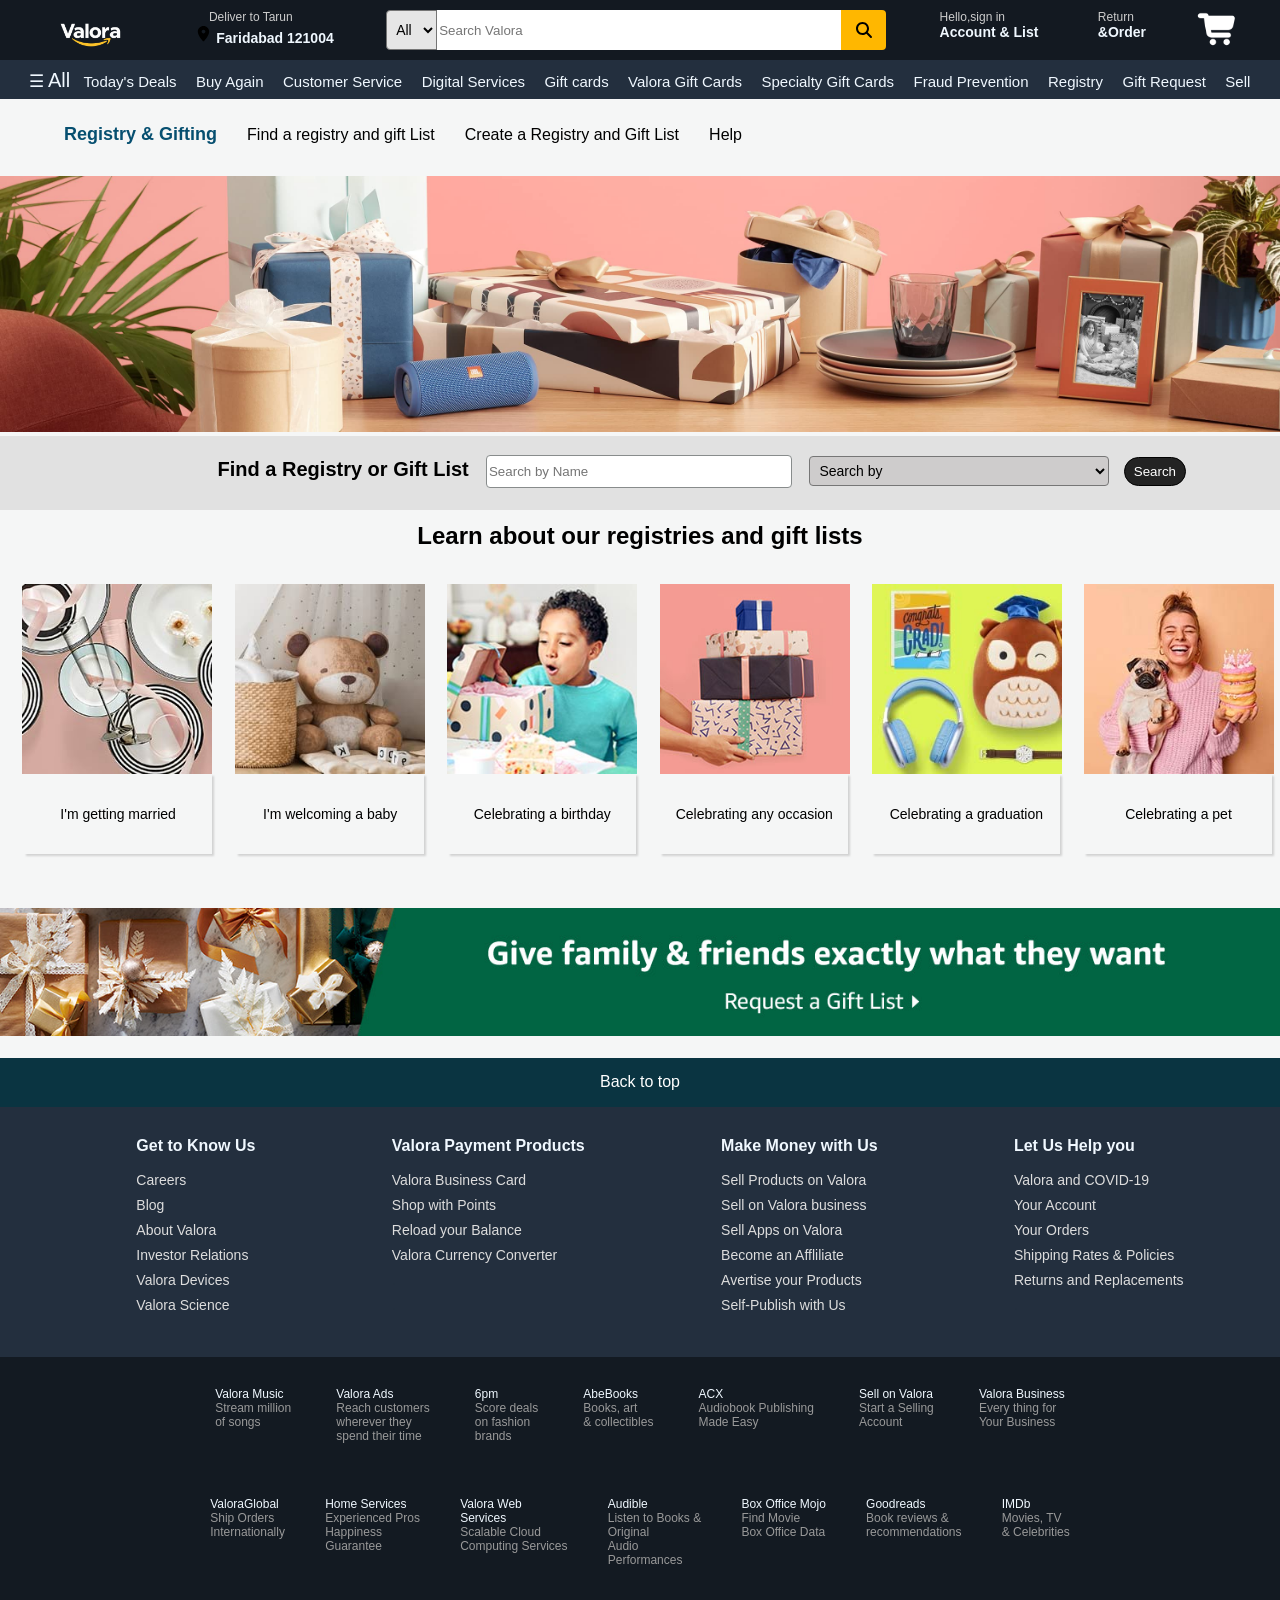
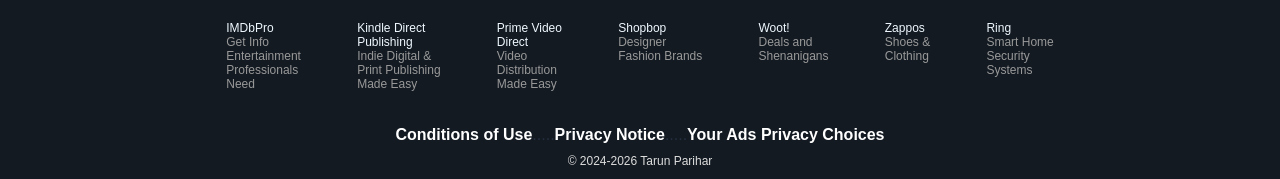
<file: pages/Registry.html>
<!DOCTYPE html>
<html lang="en">

<head>
    <meta charset="UTF-8">
    <meta name="viewport" content="width=device-width, initial-scale=1.0">
    <title>Registry & Gifting</title>
    <link rel="stylesheet" href="../styles/layout.css">
    <link rel="stylesheet" href="../styles/components.css">
    <link rel="stylesheet" href="../styles/main.css">
    <link rel="stylesheet" href="../styles/pages/registry.css">
</head>

<body>
    <div class="navbar">
        <a href="../index.html"><img id="logo" src="../assets/images/Valora logo.png" alt="logo"></a>
        <div id="Deliver">
            <span style="margin: 15px;">
                Deliver to Tarun
            </span>
            <br>
            <span>
                <img style="height: 19px;" src="../assets/icons/location-dot-solid-full (1).svg" alt="location">
            </span>
            <span id="district">
                <b> Faridabad 121004</b>
            </span>
        </div>

        <div class="nav-search">
            <select class="search-select">
                <option>All</option>
                <option>All Departments</option>
                <option>Arts & Crafts</option>
                <option>Automotive</option>
                <option>Baby</option>
                <option>Books</option>
                <option>Boys's Fashion</option>
                <option>Deals</option>
                <option>Computers</option>
                <option>Digital Music</option>
            </select>
            <input class="search-bar" placeholder="Search Valora">

            <div>
                <button class="search-button">
                    <img style="height: 20px; margin-top: 3px;" src="../assets/icons/magnifying-glass-solid-full.svg"
                        alt="">
                </button>
            </div>
        </div>
        <div id="Deliver">
            <span>
                Hello,sign in
            </span>
            <br>
            <span id="district">
                <b> Account & List </b>
            </span>
        </div>
        <div id="Deliver">
            <span>
                Return
            </span>
            <br>
            <span id="district">
                <b> &Order </b>
            </span>
        </div>
        <a href="./Cart.html">
            <div id="deliver">
                <img id="cart" src="../assets/icons/icons8-shopping-cart-64.png" alt="">
            </div>
        </a>
    </div>

    <div class="sub-nav-bar">
        <div id="all">
            <span>
                <span style="color: aliceblue; font-size: 17px;">&#9776;</span>
            </span>
            <span style="color: aliceblue; font-size: 20px;">
                <a href="#" style="text-decoration: none; color: aliceblue;">All</a>
            </span>

        </div>
        <div style="display: inline-block;">
            <span style="color: aliceblue; font-size: 15px;">
                <a href="#" style="text-decoration: none; color: aliceblue;">Today's Deals</a>
            </span>
        </div>
        <div style="display: inline-block; margin-left: 15px;">
            <span style="color: aliceblue; font-size: 15px;">
                <a href="#" style="text-decoration: none; color: aliceblue;">Buy Again</a>
            </span>
        </div>
        <div style="display: inline-block; margin-left: 15px;">
            <span style="color: aliceblue; font-size: 15px;">
                <a href="./customer-service.html"
                    style="text-decoration: none; color: aliceblue;">Customer Service</a>
            </span>
        </div>
        <div style="display: inline-block; margin-left: 15px;">
            <span style="color: aliceblue; font-size: 15px;">
                <a href="./Customer-Care-Digital-Services.html" style="text-decoration: none; color: aliceblue;">Digital Services</a>
            </span>
        </div>
        <div style="display: inline-block; margin-left: 15px;">
            <span style="color: aliceblue; font-size: 15px;">
                <a href="./Gift-card.html"
                    style="text-decoration: none; color: aliceblue;">Gift cards</a>
            </span>
        </div>
        <div style="display: inline-block; margin-left: 15px;">
            <span style="color: aliceblue; font-size: 15px;">
                <a href="./Valora-gift-card.html" style="text-decoration: none; color: aliceblue;">Valora Gift
                    Cards</a>
            </span>
        </div>
        <div style="display: inline-block; margin-left: 15px;">
            <span style="color: aliceblue; font-size: 15px;">
                <a href="./Special-Gift-cards.html" style="text-decoration: none; color: aliceblue;">Specialty Gift
                    Cards</a>
            </span>
        </div>
        <div style="display: inline-block; margin-left: 15px;">
            <span style="color: aliceblue; font-size: 15px;">
                <a href="./Fraud-prevention.html" style="text-decoration: none; color: aliceblue;">Fraud
                    Prevention</a>
            </span>
        </div>
        <div style="display: inline-block; margin-left: 15px;">
            <span style="color: aliceblue; font-size: 15px;">
                <a href="./Registry.html" style="text-decoration: none; color: aliceblue;">
                    Registry</a>
            </span>
        </div>
        <div style="display: inline-block; margin-left: 15px;">
            <span style="color: aliceblue; font-size: 15px;">
                <a href="./Gift-request.html" style="text-decoration: none; color: aliceblue;">Gift Request</a>
            </span>
        </div>
        <div style="display: inline-block; margin-left: 15px;">
            <span style="color: aliceblue; font-size: 15px;">
                <a href="#" style="text-decoration: none; color: aliceblue;">Sell</a>
            </span>
        </div>
    </div>
    



    <div class="sell-navbar">

        <a style="margin-left: 5%; text-decoration: none;" href="">
        <h1 style="display: inline-block; font-size: 18px; color: #064F70;">Registry & Gifting</h1>
        </a>
        <a href="" style=" margin-left: 2%; text-decoration: none; color: black;">Find a registry and gift List</a>
        <a href="" style=" margin-left: 2%; text-decoration: none; color: black;">Create a Registry and Gift List</a>
        <a href="" style=" margin-left: 2%; text-decoration: none; color: black;">Help</a>

    </div>





    <img style="width: 100%;" src="../assets/images/img9.jpg" alt="">





    <div class="search">


        <span style="font-size: 20px; margin-left: 17%; margin-right: 1%;"><B>Find a Registry or Gift List</B></span>
        <input class="search-bar2" placeholder="Search by Name">
        <i class="fa-solid fa-magnifying-glass"></i>
        <div class="nav-search" style="display: inline-block;">
            <select class="search-select" id="search-select">
                <option>Search by</option>
                <option>Wedding Registry</option>
                <option>Baby Registry</option>
                <option>Gift List</option>
            </select>
            <button id="search-button">Search</button>
            <div>

            </div>

</div>



<center><h1 style="font-size: 24px;">Learn about our registries and gift lists</h1></center>


<br>

<div id="reg">
<img style=" height: 190px; width: 190px; margin-left: 1.3%;"  src="../assets/images/registry-marriage.jpg" alt="">
<img style="height: 190px; width: 190px; margin-left: 1.3%;"  src="../assets/images/registry-baby.jpg" alt="">
<img style="height: 190px; width: 190px; margin-left: 1.3%;"  src="../assets/images/registry-birthday.jpg" alt="">
<img style="height: 190px; width: 190px; margin-left: 1.3%;"  src="../assets/images/registry-occasion.jpg" alt="">
<img style="height: 190px; width: 190px; margin-left: 1.3%;"  src="../assets/images/registry-graduation.jpg" alt="">
<img style="height: 190px; width: 190px; margin-left: 1.3%;"  src="../assets/images/registry-pet.jpg" alt="">
</div>

<div id="reg">
<span id="info">I'm getting married</span>
<span id="info">I'm welcoming a baby</span>
<span id="info">Celebrating a birthday</span>
<span id="info">Celebrating any occasion</span>
<span id="info">Celebrating a graduation</span>
<span id="info">Celebrating a pet</span>
</div>




<br><br><br>



<a href="./Gift-request.html">
    <img width="100%" src="../assets/images/registry-gift-request.jpg" alt="img">
</a>

<br><br>


    <a href="#" class="top">
        <span style="color: white; display: block; text-align: center;">
            Back to top
        </span>
    </a>

    <div class="up-foot">

        <div class="know">
            <span style="color: aliceblue; font-size: 16px; margin-left: 40px;"> <b>Get to Know Us</b> </span>
            <ul style="list-style: none;">
                <li style="margin-top: 7px;">
                    <a style="text-decoration: none; color: #dddddd; font-size: 14px; " href="#">Careers</a>
                </li>
                <li style="margin-top: 7px;">
                    <a style="text-decoration: none; color: #dddddd; font-size: 14px; " href="#">Blog</a>
                </li>
                <li style="margin-top: 7px;">
                    <a style="text-decoration: none; color: #dddddd; font-size: 14px; " href="#">About Valora</a>
                </li>
                <li style="margin-top: 7px;">
                    <a style="text-decoration: none; color: #dddddd; font-size: 14px; " href="#">Investor
                        Relations</a>
                </li>
                <li style="margin-top: 7px;">
                    <a style="text-decoration: none; color: #dddddd; font-size: 14px; " href="#">Valora Devices</a>
                </li>
                <li style="margin-top: 7px;">
                    <a style="text-decoration: none; color: #dddddd; font-size: 14px; " href="#">Valora Science</a>
                </li>
            </ul>
        </div>

        <div class="know">
            <span style="color: aliceblue; font-size: 16px; margin-left: 40px;"> <b>Valora Payment Products</b>
            </span>
            <ul style="list-style: none;">
                <li style="margin-top: 7px;">
                    <a style="text-decoration: none; color: #dddddd; font-size: 14px; " href="#">Valora Business
                        Card</a>
                </li>
                <li style="margin-top: 7px;">
                    <a style="text-decoration: none; color: #dddddd; font-size: 14px; " href="#">Shop with
                        Points</a>
                </li>
                <li style="margin-top: 7px;">
                    <a style="text-decoration: none; color: #dddddd; font-size: 14px; " href="#">Reload your
                        Balance</a>
                </li>
                <li style="margin-top: 7px;">
                    <a style="text-decoration: none; color: #dddddd; font-size: 14px; " href="#">Valora Currency
                        Converter</a>
                </li>
                <li style="margin-top: 7px;">
                    <a style="text-decoration: none; color: #232F3E; font-size: 14px; " href="#"> .</a>
                </li>
                <li style="margin-top: 7px;">
                    <a style="text-decoration: none; color: #232F3E; font-size: 14px; " href="#"> .</a>
                </li>
            </ul>
        </div>
        <div class="know">
            <span style="color: aliceblue; font-size: 16px; margin-left: 40px;"> <b>Make Money with Us</b> </span>
            <ul style="list-style: none;">
                <li style="margin-top: 7px;">
                    <a style="text-decoration: none; color: #dddddd; font-size: 14px; " href="#">Sell Products on
                        Valora</a>
                </li>
                <li style="margin-top: 7px;">
                    <a style="text-decoration: none; color: #dddddd; font-size: 14px; " href="#">Sell on Valora
                        business</a>
                </li>
                <li style="margin-top: 7px;">
                    <a style="text-decoration: none; color: #dddddd; font-size: 14px; " href="#">Sell Apps on
                        Valora</a>
                </li>
                <li style="margin-top: 7px;">
                    <a style="text-decoration: none; color: #dddddd; font-size: 14px; " href="#">Become an
                        Affliliate</a>
                </li>
                <li style="margin-top: 7px;">
                    <a style="text-decoration: none; color: #dddddd; font-size: 14px; " href="#">Avertise your
                        Products</a>
                </li>
                <li style="margin-top: 7px;">
                    <a style="text-decoration: none; color: #dddddd; font-size: 14px; " href="#">Self-Publish with
                        Us</a>
                </li>
            </ul>
        </div>
        <div class="know">
            <span style="color: aliceblue; font-size: 16px; margin-left: 40px;"> <b>Let Us Help you</b> </span>
            <ul style="list-style: none;">
                <li style="margin-top: 7px;">
                    <a style="text-decoration: none; color: #dddddd; font-size: 14px; " href="#">Valora and
                        COVID-19</a>
                </li>
                <li style="margin-top: 7px;">
                    <a style="text-decoration: none; color: #dddddd; font-size: 14px; " href="#">Your Account</a>
                </li>
                <li style="margin-top: 7px;">
                    <a style="text-decoration: none; color: #dddddd; font-size: 14px; " href="#">Your Orders</a>
                </li>
                <li style="margin-top: 7px;">
                    <a style="text-decoration: none; color: #dddddd; font-size: 14px; " href="#">Shipping Rates &
                        Policies</a>
                </li>
                <li style="margin-top: 7px;">
                    <a style="text-decoration: none; color: #dddddd; font-size: 14px; " href="#">Returns and
                        Replacements</a>
                </li>
                <li style="margin-top: 7px;">
                    <a style="text-decoration: none; color: #232F3E; font-size: 14px; " href="#">.</a>
                </li>
            </ul>
        </div>
    </div>
    <div id="upper-footer" style="background-color: #131a22; height: 392px; width: 100%; padding-top: 30px;">
        <div style="display: flex; justify-content: space-evenly; padding-left: 170px; padding-right: 170px;">
            <a href="" id="music">
                Valora Music
                <br>
                <span id="define" style="color: #999999;">
                    Stream million
                    <br> of songs
                </span>
            </a>
            <a href="" id="music">
                Valora Ads
                <br>
                <span id="define" style="color: #999999;">
                    Reach customers <br> wherever they <br> spend their time
                </span>
            </a>


            <a href="" id="music">
                6pm
                <br>
                <span id="define" style="color: #999999;">
                    Score deals <br> on fashion <br> brands
                </span>
            </a> <a href="" id="music">
                AbeBooks
                <br>
                <span id="define" style="color: #999999;">
                    Books, art <br> & collectibles
                </span>
            </a> <a href="" id="music">
                ACX
                <br>
                <span id="define" style="color: #999999;">
                    Audiobook Publishing <br> Made Easy
                </span>
            </a> <a href="" id="music">
                Sell on Valora
                <br>
                <span id="define" style="color: #999999;">
                    Start a Selling <br> Account
                </span>
            </a> <a href="" id="music">
                Valora Business
                <br>
                <span id="define" style="color: #999999;">
                    Every thing for <br> Your Business
                </span>
            </a>

        </div>


        <br><br><br>
        <div style="display: flex; justify-content: space-evenly; padding-left: 170px; padding-right: 170px;"> <a
                href="" id="music">
                ValoraGlobal
                <br>
                <span id="define" style="color: #999999;">
                    Ship Orders <br> Internationally
                </span>
            </a>
            <a href="" id="music">
                Home Services
                <br>
                <span id="define" style="color: #999999;">
                    Experienced Pros <br>Happiness <br>Guarantee
                </span>
            </a>

            <a href="" id="music">
                Valora Web <br> Services
                <br>
                <span id="define" style="color: #999999;">
                    Scalable Cloud <br>
                    Computing Services
                </span>
            </a>
            <a href="" id="music">
                Audible
                <br>
                <span id="define" style="color: #999999;">
                    Listen to Books & <br> Original <br>
                    Audio <br> Performances
                </span>
            </a> <a href="" id="music">
                Box Office Mojo
                <br>
                <span id="define" style="color: #999999;">
                    Find Movie <br>
                    Box Office Data
                </span>
            </a> <a href="" id="music">
                Goodreads
                <br>
                <span id="define" style="color: #999999;">
                    Book reviews
                    & <br> recommendations
                </span>
            </a> <a href="" id="music">
                IMDb
                <br>
                <span id="define" style="color: #999999;">
                    Movies, TV <br>
                    & Celebrities
                </span>
            </a>


        </div>


        <br><br><br>
        <div style="display: flex; justify-content: space-evenly; padding-left: 170px; padding-right: 170px;">


            <a href="" id="music">
                IMDbPro
                <br>
                <span id="define" style="color: #999999;">
                    Get Info <br> Entertainment <br>
                    Professionals <br> Need
                </span>
            </a>


            <a href="" id="music">
                Kindle Direct <br> Publishing
                <br>
                <span id="define" style="color: #999999;">
                    Indie Digital & <br> Print Publishing <br>
                    Made Easy
                </span>
            </a>


            <a href="" id="music">
                Prime Video <br> Direct
                <br>
                <span id="define" style="color: #999999;">
                    Video <br> Distribution <br>
                    Made Easy
                </span>
            </a>


            <a href="" id="music">
                Shopbop
                <br>
                <span id="define" style="color: #999999;">
                    Designer <br>
                    Fashion Brands
                </span>
            </a> <a href="" id="music">
                Woot!
                <br>
                <span id="define" style="color: #999999;">
                    Deals and <br>
                    Shenanigans
                </span>
            </a>


            <a href="" id="music">
                Zappos
                <br>
                <span id="define" style="color: #999999;">
                    Shoes & <br>
                    Clothing
                </span>
            </a>


            <a href="" id="music">
                Ring
                <br>
                <span id="define" style="color: #999999;">
                    Smart Home <br>
                    Security <br> Systems
                </span>
            </a>

        </div>
        <div>
            <div class="foot">
                <span>
                    <b> Conditions of Use </b>
                </span>
                <span style="color: #232F3E;">.....</span>
                <span>
                    <b> Privacy Notice </b>
                </span>
                <span style="color: #232F3E;">.....</span>
                <span>
                    <b> Your Ads Privacy Choices </b>
                </span>
            </div>
            <div style="display: flex; justify-content: center; margin-top: 10px;">
                <span style="color: #dddddd; font-size: 12px;">
                    &#169; 2024-2026 Tarun Parihar
                </span>
            </div>
        </div>


    </div>






































</body>

</html>
</file>
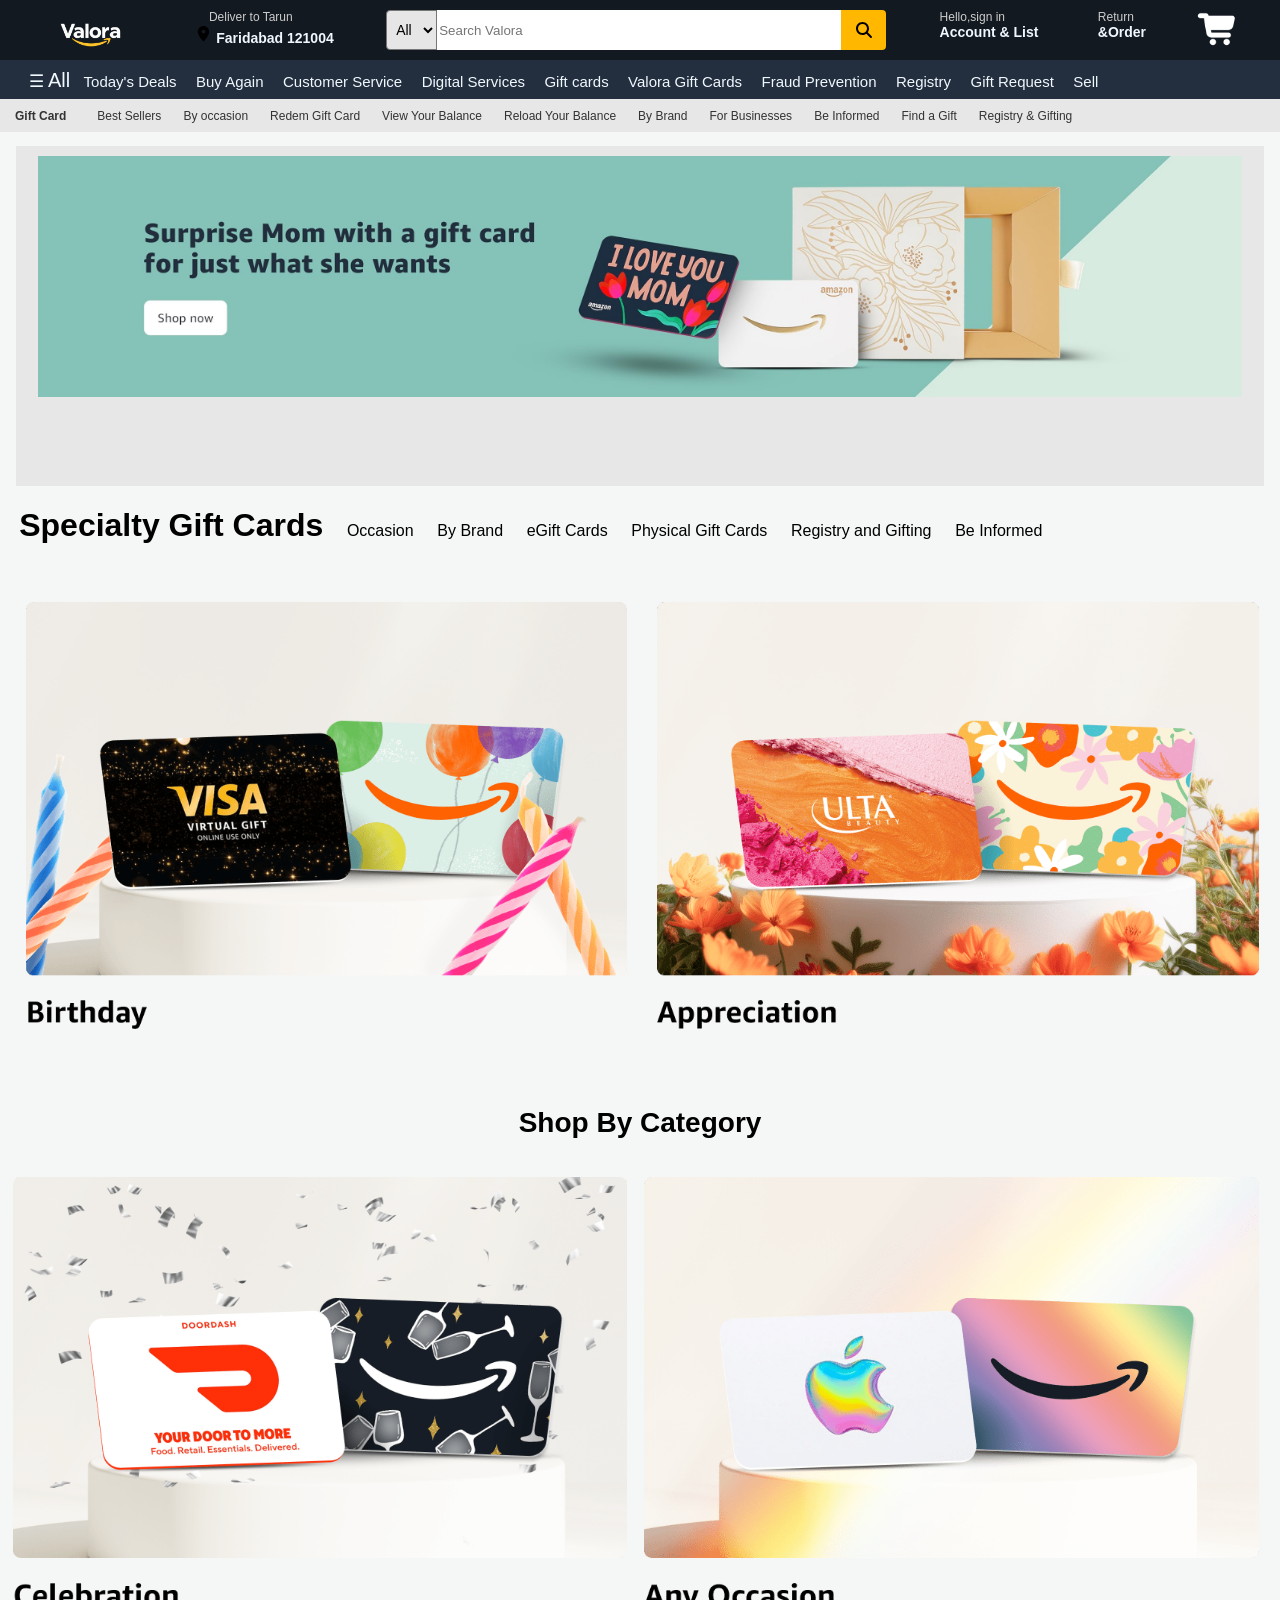
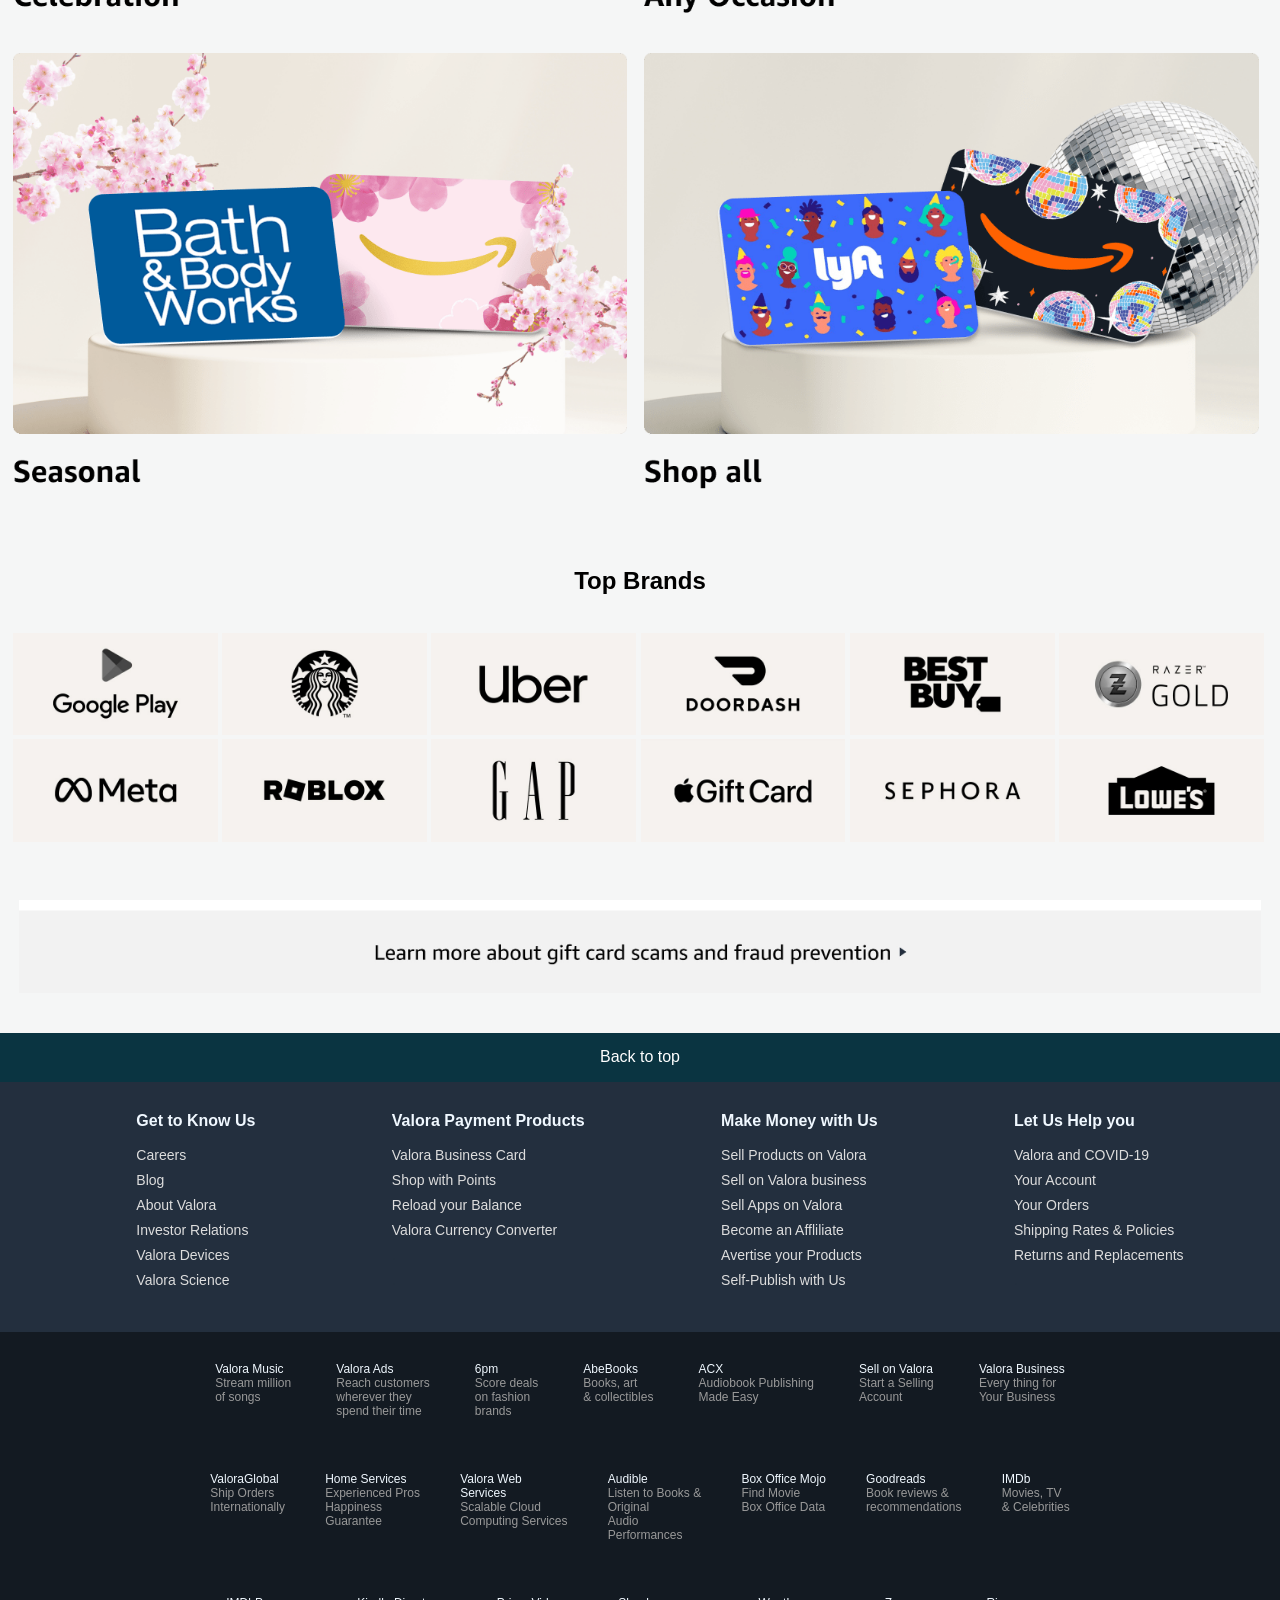
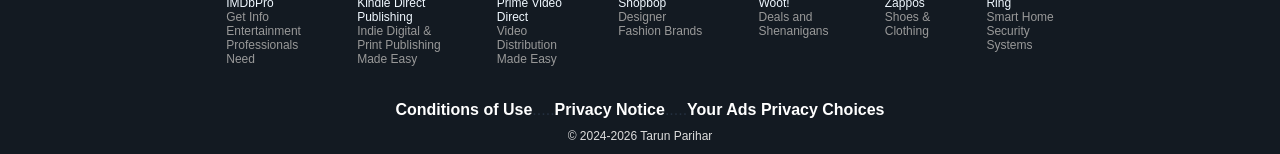
<file: pages/Special-Gift-cards.html>
<!DOCTYPE html>
<html lang="en">

<head>
    <meta charset="UTF-8">
    <meta name="viewport" content="width=device-width, initial-scale=1.0">
    <title>Specialty Gift Cards</title>
    <link rel="stylesheet" href="../styles/layout.css">
    <link rel="stylesheet" href="../styles/components.css">
    <link rel="stylesheet" href="../styles/main.css">
    <link rel="stylesheet" href="../styles/pages/special-gift-cards.css">
</head>

<body>
    <div class="navbar">
        <a href="../index.html"><img id="logo" src="../assets/images/Valora logo.png" alt="logo"></a>
        <div id="Deliver">
            <span style="margin: 15px;">
                Deliver to Tarun
            </span>
            <br>
            <span>
                <img style="height: 19px;" src="../assets/icons/location-dot-solid-full (1).svg" alt="location">
            </span>
            <span id="district">
                <b> Faridabad 121004</b>
            </span>
        </div>

        <div class="nav-search">
            <select class="search-select">
                <option>All</option>
                <option>All Departments</option>
                <option>Arts & Crafts</option>
                <option>Automotive</option>
                <option>Baby</option>
                <option>Books</option>
                <option>Boys's Fashion</option>
                <option>Deals</option>
                <option>Computers</option>
                <option>Digital Music</option>
            </select>
            <input class="search-bar" placeholder="Search Valora">

            <div>
                <button class="search-button">
                    <img style="height: 20px; margin-top: 3px;" src="../assets/icons/magnifying-glass-solid-full.svg"
                        alt="">
                </button>
            </div>
        </div>
        <div id="Deliver">
            <span>
                Hello,sign in
            </span>
            <br>
            <span id="district">
                <b> Account & List </b>
            </span>
        </div>
        <div id="Deliver">
            <span>
                Return
            </span>
            <br>
            <span id="district">
                <b> &Order </b>
            </span>
        </div>
        <a href="./Cart.html">
            <div id="deliver">
                <img id="cart" src="../assets/icons/icons8-shopping-cart-64.png" alt="">
            </div>
        </a>
    </div>

    <div class="sub-nav-bar">
        <div id="all">
            <span>
                <span style="color: aliceblue; font-size: 17px;">&#9776;</span>
            </span>
            <span style="color: aliceblue; font-size: 20px;">
                <a href="#" style="text-decoration: none; color: aliceblue;">All</a>
            </span>

        </div>
        <div style="display: inline-block;">
            <span style="color: aliceblue; font-size: 15px;">
                <a href="#" style="text-decoration: none; color: aliceblue;">Today's Deals</a>
            </span>
        </div>
        <div style="display: inline-block; margin-left: 15px;">
            <span style="color: aliceblue; font-size: 15px;">
                <a href="#" style="text-decoration: none; color: aliceblue;">Buy Again</a>
            </span>
        </div>
        <div style="display: inline-block; margin-left: 15px;">
            <span style="color: aliceblue; font-size: 15px;">
                <a href="./customer-service.html"
                    style="text-decoration: none; color: aliceblue;">Customer Service</a>
            </span>
        </div>
        <div style="display: inline-block; margin-left: 15px;">
            <span style="color: aliceblue; font-size: 15px;">
                <a href="./Customer-Care-Digital-Services.html" style="text-decoration: none; color: aliceblue;">Digital Services</a>
            </span>
        </div>
        <div style="display: inline-block; margin-left: 15px;">
            <span style="color: aliceblue; font-size: 15px;">
                <a href="./Gift-card.html"
                    style="text-decoration: none; color: aliceblue;">Gift cards</a>
            </span>
        </div>
        <div style="display: inline-block; margin-left: 15px;">
            <span style="color: aliceblue; font-size: 15px;">
                <a href="./Valora-gift-card.html" style="text-decoration: none; color: aliceblue;">Valora Gift
                    Cards</a>
            </span>
        </div>
        <div style="display: inline-block; margin-left: 15px;">
            <span style="color: aliceblue; font-size: 15px;">
                <a href="./Fraud-prevention.html" style="text-decoration: none; color: aliceblue;">Fraud
                    Prevention</a>
            </span>
        </div>
        <div style="display: inline-block; margin-left: 15px;">
            <span style="color: aliceblue; font-size: 15px;">
                <a href="./Registry.html" style="text-decoration: none; color: aliceblue;">
                    Registry</a>
            </span>
        </div>
        <div style="display: inline-block; margin-left: 15px;">
            <span style="color: aliceblue; font-size: 15px;">
                <a href="./Gift-request.html" style="text-decoration: none; color: aliceblue;">Gift Request</a>
            </span>
        </div>
        <div style="display: inline-block; margin-left: 15px;">
            <span style="color: aliceblue; font-size: 15px;">
                <a href="#" style="text-decoration: none; color: aliceblue;">Sell</a>
            </span>
        </div>
    </div>
    














    <div class="nav-gc">
        <a href="" class="nav-gc-content" style=" text-decoration: none; margin-left: 15px;"><b>Gift Card</b></a>
        <a href="" class="nav-gc-content" style=" text-decoration: none; padding: 0px 11px 0px 31px;">Best Sellers</a>
        <a href="" class="nav-gc-content" style=" text-decoration: none; padding: 0px 11px 0px 11px;">By occasion</a>
        <a href="" class="nav-gc-content" style=" text-decoration: none; padding: 0px 11px 0px 11px;">Redem Gift
            Card</a>
        <a href="" class="nav-gc-content" style=" text-decoration: none; padding: 0px 11px 0px 11px;">View Your
            Balance</a>
        <a href="" class="nav-gc-content" style=" text-decoration: none; padding: 0px 11px 0px 11px;">Reload Your
            Balance</a>
        <a href="" class="nav-gc-content" style=" text-decoration: none; padding: 0px 11px 0px 11px;">By Brand</a>
        <a href="" class="nav-gc-content" style=" text-decoration: none; padding: 0px 11px 0px 11px;">For Businesses</a>
        <a href="" class="nav-gc-content" style=" text-decoration: none; padding: 0px 11px 0px 11px;">Be Informed</a>
        <a href="" class="nav-gc-content" style=" text-decoration: none; padding: 0px 11px 0px 11px;">Find a Gift</a>
        <a href="./Registry.html" class="nav-gc-content" style=" text-decoration: none; padding: 0px 11px 0px 11px;">Registry &
            Gifting</a>
    </div>





    <center>
        <div class="img">
            <img style="width: 98%;" src="/assets/images/back-img-sgc.jpg" alt="">
        </div>
    </center>



    <div>
        <span style="margin-left: 1.5%; ">
            <h1 style="display: inline-block;">Specialty Gift Cards</h1>
        </span>
        <span style="margin-left: 1.5%; "><a class="mini-nav" href="">Occasion</a></span>
        <span style="margin-left: 1.5%; "><a class="mini-nav" href="">By Brand</a></span>
        <span style="margin-left: 1.5%; "><a class="mini-nav" href="">eGift Cards</a></span>
        <span style="margin-left: 1.5%; "><a class="mini-nav" href="">Physical Gift Cards</a></span>
        <span style="margin-left: 1.5%; "><a class="mini-nav" href="./Registry.html">Registry and Gifting</a></span>
        <span style="margin-left: 1.5%; "><a class="mini-nav" href="">Be Informed</a></span>
    </div>






    <br><br>



    <img style="width: 47%; margin-left: 2%;" src="/assets/images/sgc-img1.png" alt="">
    <img style="width: 47%; margin-left: 2%;" src="/assets/images/sgc-img2.png" alt="">


    <br><br><br>


    <center>
        <h2>
            <div style="font-size: 28px;">Shop By Category</div>
        </h2>
    </center>

<br>


<img style="width: 48%; margin-left: 1%;" src="/assets/images/sgc-img3.png" alt="">
<img style="width: 48%; margin-left: 1%;" src="/assets/images/sgc-img4.png" alt="">
<br><br>
<img style="width: 48%; margin-left: 1%;" src="/assets/images/sgc-img5.png" alt="">
<img style="width: 48%; margin-left: 1%;" src="/assets/images/sgc-img6.png" alt="">


<br><br><br>


<center>
    <h2>
        <div style="font-size: 24px;">Top Brands</div>
    </h2>
</center>

<br>



<div>
    <img style="width: 16%; margin-left: 1%;" src="/assets/images/sgc-1.jpg" alt="">
    <img style="width: 16%;" src="/assets/images/sgc-2.jpg" alt="">
    <img style="width: 16%;" src="/assets/images/sgc-3.jpg" alt="">
    <img style="width: 16%;" src="/assets/images/sgc-4.jpg" alt="">
    <img style="width: 16%;" src="/assets/images/sgc-5.jpg" alt="">
    <img style="width: 16%;" src="/assets/images/sgc-6.jpg" alt="">
    <br>
    <img style="width: 16%; margin-left: 1%;" src="/assets/images/sgc-7.jpg" alt="">
    <img style="width: 16%;" src="/assets/images/sgc-8.jpg" alt="">
    <img style="width: 16%;" src="/assets/images/sgc-9.jpg" alt="">
    <img style="width: 16%;" src="/assets/images/sgc-10.jpg" alt="">
    <img style="width: 16%;" src="/assets/images/sgc-11.jpg" alt="">
    <img style="width: 16%;" src="/assets/images/sgc-12.jpg" alt="">
</div>




<br><br><br>




<center>
    <a href="./Fraud-prevention.html"><img style="width: 97%;" src="/assets/images/fraud-prevention.png" alt=""></a>
    </center>
    

<br><br>



    
    <a href="#" class="top">
        <span style="color: white; display: block; text-align: center;">
            Back to top
        </span>
    </a>

    <div class="up-foot">

        <div class="know">
            <span style="color: aliceblue; font-size: 16px; margin-left: 40px;"> <b>Get to Know Us</b> </span>
            <ul style="list-style: none;">
                <li style="margin-top: 7px;">
                    <a style="text-decoration: none; color: #dddddd; font-size: 14px; " href="#">Careers</a>
                </li>
                <li style="margin-top: 7px;">
                    <a style="text-decoration: none; color: #dddddd; font-size: 14px; " href="#">Blog</a>
                </li>
                <li style="margin-top: 7px;">
                    <a style="text-decoration: none; color: #dddddd; font-size: 14px; " href="#">About Valora</a>
                </li>
                <li style="margin-top: 7px;">
                    <a style="text-decoration: none; color: #dddddd; font-size: 14px; " href="#">Investor
                        Relations</a>
                </li>
                <li style="margin-top: 7px;">
                    <a style="text-decoration: none; color: #dddddd; font-size: 14px; " href="#">Valora Devices</a>
                </li>
                <li style="margin-top: 7px;">
                    <a style="text-decoration: none; color: #dddddd; font-size: 14px; " href="#">Valora Science</a>
                </li>
            </ul>
        </div>

        <div class="know">
            <span style="color: aliceblue; font-size: 16px; margin-left: 40px;"> <b>Valora Payment Products</b>
            </span>
            <ul style="list-style: none;">
                <li style="margin-top: 7px;">
                    <a style="text-decoration: none; color: #dddddd; font-size: 14px; " href="#">Valora Business
                        Card</a>
                </li>
                <li style="margin-top: 7px;">
                    <a style="text-decoration: none; color: #dddddd; font-size: 14px; " href="#">Shop with
                        Points</a>
                </li>
                <li style="margin-top: 7px;">
                    <a style="text-decoration: none; color: #dddddd; font-size: 14px; " href="#">Reload your
                        Balance</a>
                </li>
                <li style="margin-top: 7px;">
                    <a style="text-decoration: none; color: #dddddd; font-size: 14px; " href="#">Valora Currency
                        Converter</a>
                </li>
                <li style="margin-top: 7px;">
                    <a style="text-decoration: none; color: #232F3E; font-size: 14px; " href="#"> .</a>
                </li>
                <li style="margin-top: 7px;">
                    <a style="text-decoration: none; color: #232F3E; font-size: 14px; " href="#"> .</a>
                </li>
            </ul>
        </div>
        <div class="know">
            <span style="color: aliceblue; font-size: 16px; margin-left: 40px;"> <b>Make Money with Us</b> </span>
            <ul style="list-style: none;">
                <li style="margin-top: 7px;">
                    <a style="text-decoration: none; color: #dddddd; font-size: 14px; " href="#">Sell Products on
                        Valora</a>
                </li>
                <li style="margin-top: 7px;">
                    <a style="text-decoration: none; color: #dddddd; font-size: 14px; " href="#">Sell on Valora
                        business</a>
                </li>
                <li style="margin-top: 7px;">
                    <a style="text-decoration: none; color: #dddddd; font-size: 14px; " href="#">Sell Apps on
                        Valora</a>
                </li>
                <li style="margin-top: 7px;">
                    <a style="text-decoration: none; color: #dddddd; font-size: 14px; " href="#">Become an
                        Affliliate</a>
                </li>
                <li style="margin-top: 7px;">
                    <a style="text-decoration: none; color: #dddddd; font-size: 14px; " href="#">Avertise your
                        Products</a>
                </li>
                <li style="margin-top: 7px;">
                    <a style="text-decoration: none; color: #dddddd; font-size: 14px; " href="#">Self-Publish with
                        Us</a>
                </li>
            </ul>
        </div>
        <div class="know">
            <span style="color: aliceblue; font-size: 16px; margin-left: 40px;"> <b>Let Us Help you</b> </span>
            <ul style="list-style: none;">
                <li style="margin-top: 7px;">
                    <a style="text-decoration: none; color: #dddddd; font-size: 14px; " href="#">Valora and
                        COVID-19</a>
                </li>
                <li style="margin-top: 7px;">
                    <a style="text-decoration: none; color: #dddddd; font-size: 14px; " href="#">Your Account</a>
                </li>
                <li style="margin-top: 7px;">
                    <a style="text-decoration: none; color: #dddddd; font-size: 14px; " href="#">Your Orders</a>
                </li>
                <li style="margin-top: 7px;">
                    <a style="text-decoration: none; color: #dddddd; font-size: 14px; " href="#">Shipping Rates &
                        Policies</a>
                </li>
                <li style="margin-top: 7px;">
                    <a style="text-decoration: none; color: #dddddd; font-size: 14px; " href="#">Returns and
                        Replacements</a>
                </li>
                <li style="margin-top: 7px;">
                    <a style="text-decoration: none; color: #232F3E; font-size: 14px; " href="#">.</a>
                </li>
            </ul>
        </div>
    </div>
    <div id="upper-footer" style="background-color: #131a22; height: 392px; width: 100%; padding-top: 30px;">
        <div style="display: flex; justify-content: space-evenly; padding-left: 170px; padding-right: 170px;">
            <a href="" id="music">
                Valora Music
                <br>
                <span id="define" style="color: #999999;">
                    Stream million
                    <br> of songs
                </span>
            </a>
            <a href="" id="music">
                Valora Ads
                <br>
                <span id="define" style="color: #999999;">
                    Reach customers <br> wherever they <br> spend their time
                </span>
            </a>


            <a href="" id="music">
                6pm
                <br>
                <span id="define" style="color: #999999;">
                    Score deals <br> on fashion <br> brands
                </span>
            </a> <a href="" id="music">
                AbeBooks
                <br>
                <span id="define" style="color: #999999;">
                    Books, art <br> & collectibles
                </span>
            </a> <a href="" id="music">
                ACX
                <br>
                <span id="define" style="color: #999999;">
                    Audiobook Publishing <br> Made Easy
                </span>
            </a> <a href="" id="music">
                Sell on Valora
                <br>
                <span id="define" style="color: #999999;">
                    Start a Selling <br> Account
                </span>
            </a> <a href="" id="music">
                Valora Business
                <br>
                <span id="define" style="color: #999999;">
                    Every thing for <br> Your Business
                </span>
            </a>

        </div>


        <br><br><br>
        <div style="display: flex; justify-content: space-evenly; padding-left: 170px; padding-right: 170px;"> <a
                href="" id="music">
                ValoraGlobal
                <br>
                <span id="define" style="color: #999999;">
                    Ship Orders <br> Internationally
                </span>
            </a>
            <a href="" id="music">
                Home Services
                <br>
                <span id="define" style="color: #999999;">
                    Experienced Pros <br>Happiness <br>Guarantee
                </span>
            </a>

            <a href="" id="music">
                Valora Web <br> Services
                <br>
                <span id="define" style="color: #999999;">
                    Scalable Cloud <br>
                    Computing Services
                </span>
            </a>
            <a href="" id="music">
                Audible
                <br>
                <span id="define" style="color: #999999;">
                    Listen to Books & <br> Original <br>
                    Audio <br> Performances
                </span>
            </a> <a href="" id="music">
                Box Office Mojo
                <br>
                <span id="define" style="color: #999999;">
                    Find Movie <br>
                    Box Office Data
                </span>
            </a> <a href="" id="music">
                Goodreads
                <br>
                <span id="define" style="color: #999999;">
                    Book reviews
                    & <br> recommendations
                </span>
            </a> <a href="" id="music">
                IMDb
                <br>
                <span id="define" style="color: #999999;">
                    Movies, TV <br>
                    & Celebrities
                </span>
            </a>


        </div>


        <br><br><br>
        <div style="display: flex; justify-content: space-evenly; padding-left: 170px; padding-right: 170px;">


            <a href="" id="music">
                IMDbPro
                <br>
                <span id="define" style="color: #999999;">
                    Get Info <br> Entertainment <br>
                    Professionals <br> Need
                </span>
            </a>


            <a href="" id="music">
                Kindle Direct <br> Publishing
                <br>
                <span id="define" style="color: #999999;">
                    Indie Digital & <br> Print Publishing <br>
                    Made Easy
                </span>
            </a>


            <a href="" id="music">
                Prime Video <br> Direct
                <br>
                <span id="define" style="color: #999999;">
                    Video <br> Distribution <br>
                    Made Easy
                </span>
            </a>


            <a href="" id="music">
                Shopbop
                <br>
                <span id="define" style="color: #999999;">
                    Designer <br>
                    Fashion Brands
                </span>
            </a> <a href="" id="music">
                Woot!
                <br>
                <span id="define" style="color: #999999;">
                    Deals and <br>
                    Shenanigans
                </span>
            </a>


            <a href="" id="music">
                Zappos
                <br>
                <span id="define" style="color: #999999;">
                    Shoes & <br>
                    Clothing
                </span>
            </a>


            <a href="" id="music">
                Ring
                <br>
                <span id="define" style="color: #999999;">
                    Smart Home <br>
                    Security <br> Systems
                </span>
            </a>

        </div>
        <div>
            <div class="foot">
                <span>
                    <b> Conditions of Use </b>
                </span>
                <span style="color: #232F3E;">.....</span>
                <span>
                    <b> Privacy Notice </b>
                </span>
                <span style="color: #232F3E;">.....</span>
                <span>
                    <b> Your Ads Privacy Choices </b>
                </span>
            </div>
            <div style="display: flex; justify-content: center; margin-top: 10px;">
                <span style="color: #dddddd; font-size: 12px;">
                    &#169; 2024-2026 Tarun Parihar
                </span>
            </div>
        </div>


    </div>

















</body>

</html>
</file>
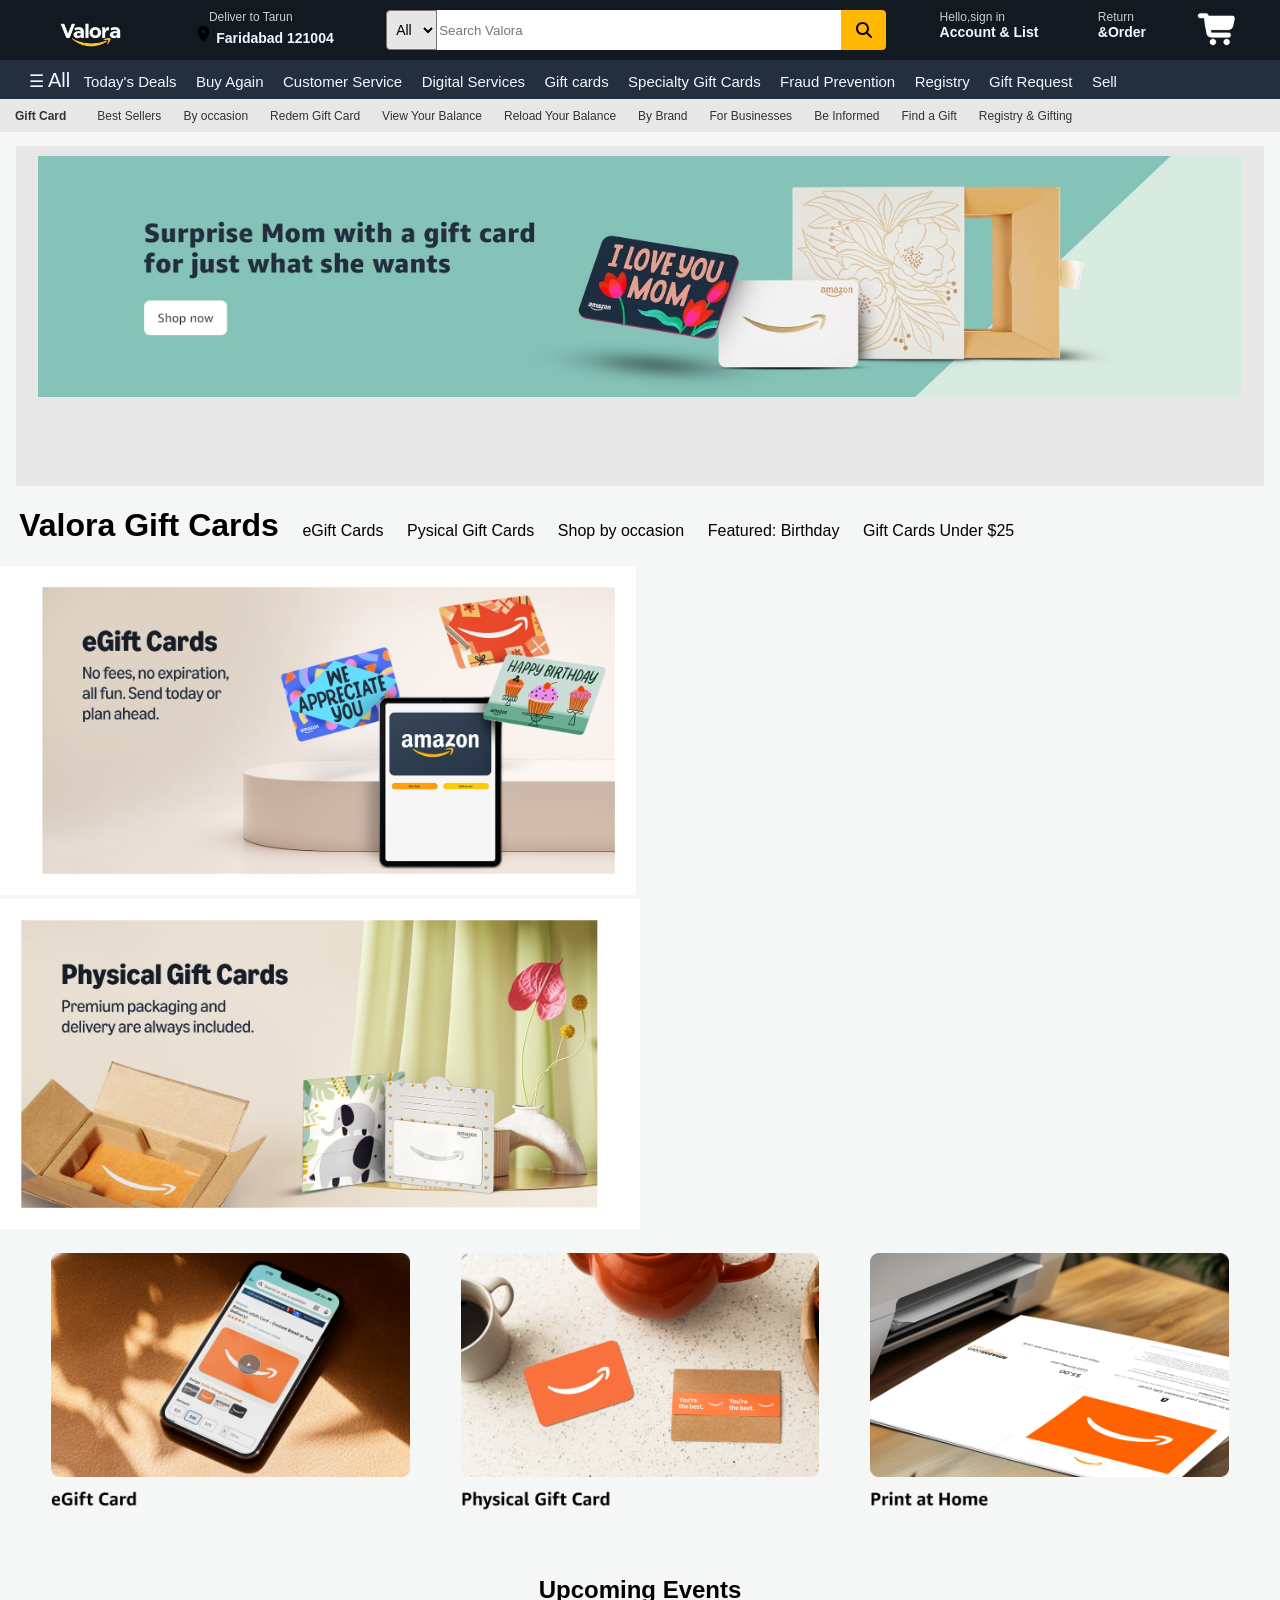
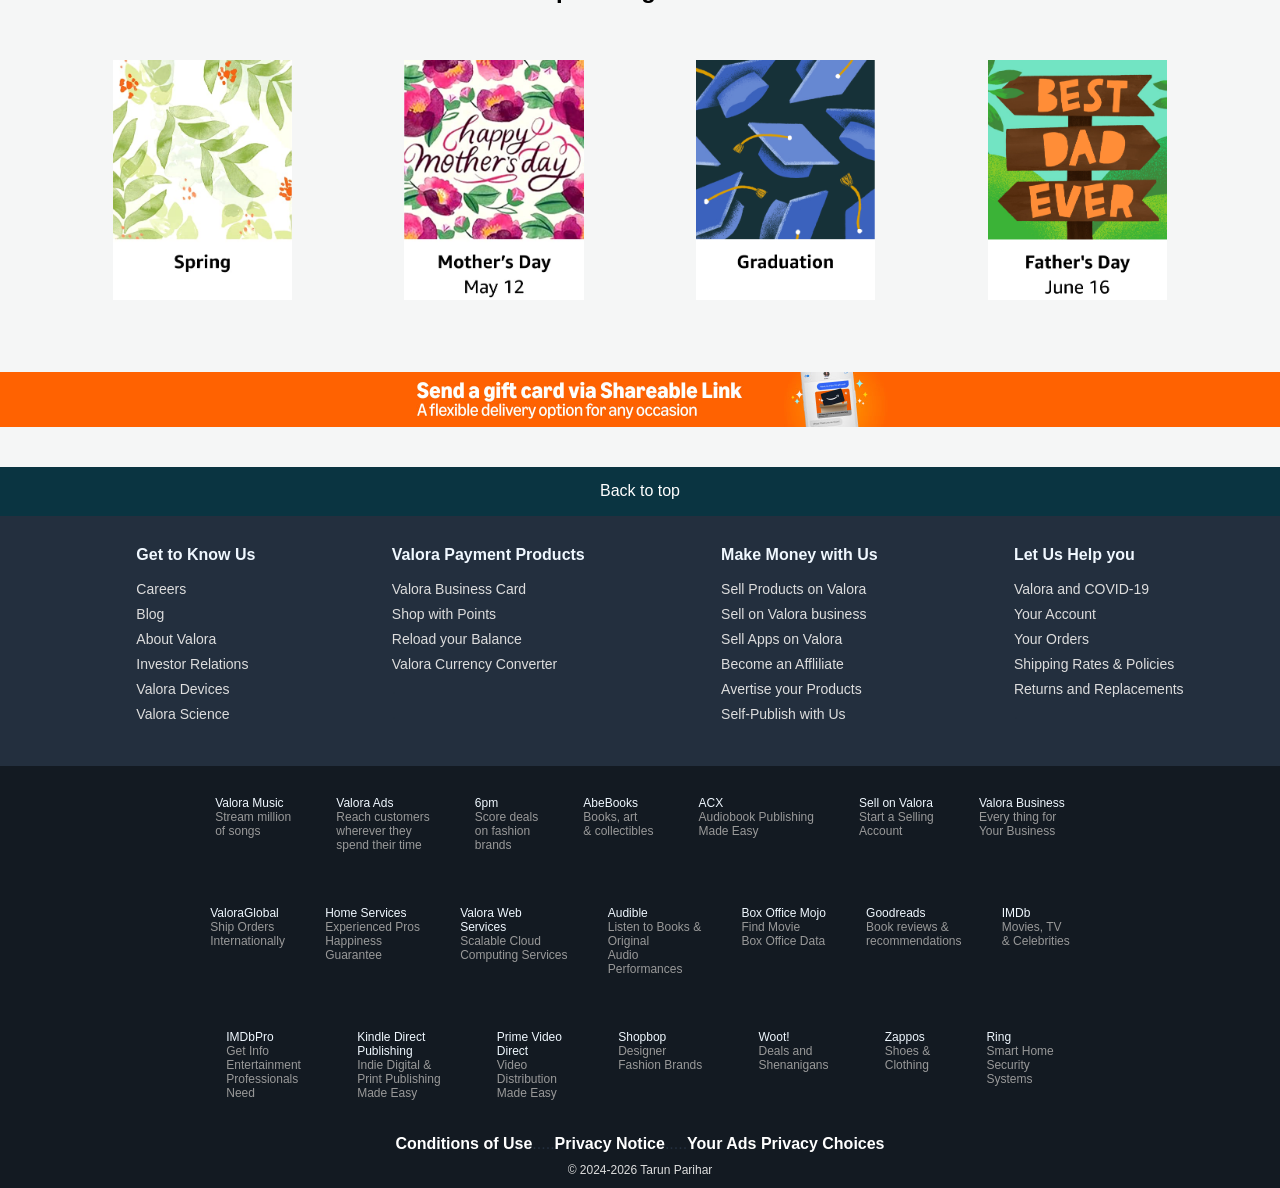
<file: pages/Valora-gift-card.html>
<!DOCTYPE html>
<html lang="en">

<head>
    <meta charset="UTF-8">
    <meta name="viewport" content="width=device-width, initial-scale=1.0">
    <title>Valora Gift Cards</title>
    <link rel="stylesheet" href="../styles/layout.css">
    <link rel="stylesheet" href="../styles/components.css">
    <link rel="stylesheet" href="../styles/main.css">
    <link rel="stylesheet" href="../styles/pages/valora-gift-card.css">
</head>

<body>
    <div class="navbar">
        <a href="../index.html"><img id="logo" src="../assets/images/Valora logo.png" alt="logo"></a>
        <div id="Deliver">
            <span style="margin: 15px;">
                Deliver to Tarun
            </span>
            <br>
            <span>
                <img style="height: 19px;" src="../assets/icons/location-dot-solid-full (1).svg" alt="location">
            </span>
            <span id="district">
                <b> Faridabad 121004</b>
            </span>
        </div>

        <div class="nav-search">
            <select class="search-select">
                <option>All</option>
                <option>All Departments</option>
                <option>Arts & Crafts</option>
                <option>Automotive</option>
                <option>Baby</option>
                <option>Books</option>
                <option>Boys's Fashion</option>
                <option>Deals</option>
                <option>Computers</option>
                <option>Digital Music</option>
            </select>
            <input class="search-bar" placeholder="Search Valora">

            <div>
                <button class="search-button">
                    <img style="height: 20px; margin-top: 3px;" src="../assets/icons/magnifying-glass-solid-full.svg"
                        alt="">
                </button>
            </div>
        </div>
        <div id="Deliver">
            <span>
                Hello,sign in
            </span>
            <br>
            <span id="district">
                <b> Account & List </b>
            </span>
        </div>
        <div id="Deliver">
            <span>
                Return
            </span>
            <br>
            <span id="district">
                <b> &Order </b>
            </span>
        </div>
        <a href="./Cart.html">
            <div id="deliver">
                <img id="cart" src="../assets/icons/icons8-shopping-cart-64.png" alt="">
            </div>
        </a>
    </div>

    <div class="sub-nav-bar">
        <div id="all">
            <span>
                <span style="color: aliceblue; font-size: 17px;">&#9776;</span>
            </span>
            <span style="color: aliceblue; font-size: 20px;">
                <a href="#" style="text-decoration: none; color: aliceblue;">All</a>
            </span>

        </div>
        <div style="display: inline-block;">
            <span style="color: aliceblue; font-size: 15px;">
                <a href="#" style="text-decoration: none; color: aliceblue;">Today's Deals</a>
            </span>
        </div>
        <div style="display: inline-block; margin-left: 15px;">
            <span style="color: aliceblue; font-size: 15px;">
                <a href="#" style="text-decoration: none; color: aliceblue;">Buy Again</a>
            </span>
        </div>
        <div style="display: inline-block; margin-left: 15px;">
            <span style="color: aliceblue; font-size: 15px;">
                <a href="./customer-service.html"
                    style="text-decoration: none; color: aliceblue;">Customer Service</a>
            </span>
        </div>
        <div style="display: inline-block; margin-left: 15px;">
            <span style="color: aliceblue; font-size: 15px;">
                <a href="./Customer-Care-Digital-Services.html" style="text-decoration: none; color: aliceblue;">Digital Services</a>
            </span>
        </div>
        <div style="display: inline-block; margin-left: 15px;">
            <span style="color: aliceblue; font-size: 15px;">
                <a href="./Gift-card.html"
                    style="text-decoration: none; color: aliceblue;">Gift cards</a>
            </span>
        </div>
        
        <div style="display: inline-block; margin-left: 15px;">
            <span style="color: aliceblue; font-size: 15px;">
                <a href="./Special-Gift-cards.html" style="text-decoration: none; color: aliceblue;">Specialty Gift
                    Cards</a>
            </span>
        </div>
        <div style="display: inline-block; margin-left: 15px;">
            <span style="color: aliceblue; font-size: 15px;">
                <a href="./Fraud-prevention.html" style="text-decoration: none; color: aliceblue;">Fraud
                    Prevention</a>
            </span>
        </div>
        <div style="display: inline-block; margin-left: 15px;">
            <span style="color: aliceblue; font-size: 15px;">
                <a href="./Registry.html" style="text-decoration: none; color: aliceblue;">
                    Registry</a>
            </span>
        </div>
        <div style="display: inline-block; margin-left: 15px;">
            <span style="color: aliceblue; font-size: 15px;">
                <a href="./Gift-request.html" style="text-decoration: none; color: aliceblue;">Gift Request</a>
            </span>
        </div>
        <div style="display: inline-block; margin-left: 15px;">
            <span style="color: aliceblue; font-size: 15px;">
                <a href="#" style="text-decoration: none; color: aliceblue;">Sell</a>
            </span>
        </div>
    </div>
    













    <div class="nav-gc">
        <a href="" class="nav-gc-content" style=" text-decoration: none; margin-left: 15px;"><b>Gift Card</b></a>
        <a href="" class="nav-gc-content" style=" text-decoration: none; padding: 0px 11px 0px 31px;">Best Sellers</a>
        <a href="" class="nav-gc-content" style=" text-decoration: none; padding: 0px 11px 0px 11px;">By occasion</a>
        <a href="" class="nav-gc-content" style=" text-decoration: none; padding: 0px 11px 0px 11px;">Redem Gift
            Card</a>
        <a href="" class="nav-gc-content" style=" text-decoration: none; padding: 0px 11px 0px 11px;">View Your
            Balance</a>
        <a href="" class="nav-gc-content" style=" text-decoration: none; padding: 0px 11px 0px 11px;">Reload Your
            Balance</a>
        <a href="" class="nav-gc-content" style=" text-decoration: none; padding: 0px 11px 0px 11px;">By Brand</a>
        <a href="" class="nav-gc-content" style=" text-decoration: none; padding: 0px 11px 0px 11px;">For Businesses</a>
        <a href="" class="nav-gc-content" style=" text-decoration: none; padding: 0px 11px 0px 11px;">Be Informed</a>
        <a href="" class="nav-gc-content" style=" text-decoration: none; padding: 0px 11px 0px 11px;">Find a Gift</a>
        <a href="./Registry.html" class="nav-gc-content" style=" text-decoration: none; padding: 0px 11px 0px 11px;">Registry &
            Gifting</a>
    </div>





    <center>
        <div class="img">
            <img style="width: 98%;" src="/assets/images/back-img-agc.jpg" alt="">
        </div>
    </center>



    <div>
        <span style="margin-left: 1.5%; ">
            <h1 style="display: inline-block;">Valora Gift Cards</h1>
        </span>
        <span style="margin-left: 1.5%; "><a class="mini-nav" href="">eGift Cards</a></span>
        <span style="margin-left: 1.5%; "><a class="mini-nav" href="">Pysical Gift Cards</a></span>
        <span style="margin-left: 1.5%; "><a class="mini-nav" href="">Shop by occasion</a></span>
        <span style="margin-left: 1.5%; "><a class="mini-nav" href="">Featured: Birthday</a></span>
        <span style="margin-left: 1.5%; "><a class="mini-nav" href="">Gift Cards Under $25</a></span>
    </div>

    <img style=" width: 49.7%;" src="/assets/images/AGC-IMG1.jpg" alt="">
    <img style="width: 50%; " src="/assets/images/AGC-IMG2.jpg" alt="">
<div class="agc-img">
    <img style=" width: 28%;" src="/assets/images/AGC-IMG3.png" alt="">
    <img style=" width: 28%;" src="/assets/images/AGC-IMG4.png" alt="">
    <img style=" width: 28%;" src="/assets/images/AGC-IMG5.png" alt="">
</div>



    <br><br>

    <center>
        <h2>
            <div style="font-size: 24px;">Upcoming Events</div>
        </h2>
    </center>





    <br><br>

    <div style="display: flex; justify-content: space-evenly;">

        <img style="width: 14%;" src="/assets/images/spring.jpg" alt="">
        <img style="width: 14%;" src="/assets/images/mother day.jpg" alt="">
        <img style="width: 14%;" src="/assets/images/graduation.jpg" alt="">
        <img style="width: 14%;" src="/assets/images/father day.jpg" alt="">


    </div>







    <br><br><br><br>




    

<img style="width: 100%;" src="/assets/images/agc-shop-by-ocaasion.jpg" alt="">




<br><br><br>




    <a href="#" class="top">
        <span style="color: white; display: block; text-align: center;">
            Back to top
        </span>
    </a>

    <div class="up-foot">

        <div class="know">
            <span style="color: aliceblue; font-size: 16px; margin-left: 40px;"> <b>Get to Know Us</b> </span>
            <ul style="list-style: none;">
                <li style="margin-top: 7px;">
                    <a style="text-decoration: none; color: #dddddd; font-size: 14px; " href="#">Careers</a>
                </li>
                <li style="margin-top: 7px;">
                    <a style="text-decoration: none; color: #dddddd; font-size: 14px; " href="#">Blog</a>
                </li>
                <li style="margin-top: 7px;">
                    <a style="text-decoration: none; color: #dddddd; font-size: 14px; " href="#">About Valora</a>
                </li>
                <li style="margin-top: 7px;">
                    <a style="text-decoration: none; color: #dddddd; font-size: 14px; " href="#">Investor
                        Relations</a>
                </li>
                <li style="margin-top: 7px;">
                    <a style="text-decoration: none; color: #dddddd; font-size: 14px; " href="#">Valora Devices</a>
                </li>
                <li style="margin-top: 7px;">
                    <a style="text-decoration: none; color: #dddddd; font-size: 14px; " href="#">Valora Science</a>
                </li>
            </ul>
        </div>

        <div class="know">
            <span style="color: aliceblue; font-size: 16px; margin-left: 40px;"> <b>Valora Payment Products</b>
            </span>
            <ul style="list-style: none;">
                <li style="margin-top: 7px;">
                    <a style="text-decoration: none; color: #dddddd; font-size: 14px; " href="#">Valora Business
                        Card</a>
                </li>
                <li style="margin-top: 7px;">
                    <a style="text-decoration: none; color: #dddddd; font-size: 14px; " href="#">Shop with
                        Points</a>
                </li>
                <li style="margin-top: 7px;">
                    <a style="text-decoration: none; color: #dddddd; font-size: 14px; " href="#">Reload your
                        Balance</a>
                </li>
                <li style="margin-top: 7px;">
                    <a style="text-decoration: none; color: #dddddd; font-size: 14px; " href="#">Valora Currency
                        Converter</a>
                </li>
                <li style="margin-top: 7px;">
                    <a style="text-decoration: none; color: #232F3E; font-size: 14px; " href="#"> .</a>
                </li>
                <li style="margin-top: 7px;">
                    <a style="text-decoration: none; color: #232F3E; font-size: 14px; " href="#"> .</a>
                </li>
            </ul>
        </div>
        <div class="know">
            <span style="color: aliceblue; font-size: 16px; margin-left: 40px;"> <b>Make Money with Us</b> </span>
            <ul style="list-style: none;">
                <li style="margin-top: 7px;">
                    <a style="text-decoration: none; color: #dddddd; font-size: 14px; " href="#">Sell Products on
                        Valora</a>
                </li>
                <li style="margin-top: 7px;">
                    <a style="text-decoration: none; color: #dddddd; font-size: 14px; " href="#">Sell on Valora
                        business</a>
                </li>
                <li style="margin-top: 7px;">
                    <a style="text-decoration: none; color: #dddddd; font-size: 14px; " href="#">Sell Apps on
                        Valora</a>
                </li>
                <li style="margin-top: 7px;">
                    <a style="text-decoration: none; color: #dddddd; font-size: 14px; " href="#">Become an
                        Affliliate</a>
                </li>
                <li style="margin-top: 7px;">
                    <a style="text-decoration: none; color: #dddddd; font-size: 14px; " href="#">Avertise your
                        Products</a>
                </li>
                <li style="margin-top: 7px;">
                    <a style="text-decoration: none; color: #dddddd; font-size: 14px; " href="#">Self-Publish with
                        Us</a>
                </li>
            </ul>
        </div>
        <div class="know">
            <span style="color: aliceblue; font-size: 16px; margin-left: 40px;"> <b>Let Us Help you</b> </span>
            <ul style="list-style: none;">
                <li style="margin-top: 7px;">
                    <a style="text-decoration: none; color: #dddddd; font-size: 14px; " href="#">Valora and
                        COVID-19</a>
                </li>
                <li style="margin-top: 7px;">
                    <a style="text-decoration: none; color: #dddddd; font-size: 14px; " href="#">Your Account</a>
                </li>
                <li style="margin-top: 7px;">
                    <a style="text-decoration: none; color: #dddddd; font-size: 14px; " href="#">Your Orders</a>
                </li>
                <li style="margin-top: 7px;">
                    <a style="text-decoration: none; color: #dddddd; font-size: 14px; " href="#">Shipping Rates &
                        Policies</a>
                </li>
                <li style="margin-top: 7px;">
                    <a style="text-decoration: none; color: #dddddd; font-size: 14px; " href="#">Returns and
                        Replacements</a>
                </li>
                <li style="margin-top: 7px;">
                    <a style="text-decoration: none; color: #232F3E; font-size: 14px; " href="#">.</a>
                </li>
            </ul>
        </div>
    </div>
    <div id="upper-footer" style="background-color: #131a22; height: 392px; width: 100%; padding-top: 30px;">
        <div style="display: flex; justify-content: space-evenly; padding-left: 170px; padding-right: 170px;">
            <a href="" id="music">
                Valora Music
                <br>
                <span id="define" style="color: #999999;">
                    Stream million
                    <br> of songs
                </span>
            </a>
            <a href="" id="music">
                Valora Ads
                <br>
                <span id="define" style="color: #999999;">
                    Reach customers <br> wherever they <br> spend their time
                </span>
            </a>


            <a href="" id="music">
                6pm
                <br>
                <span id="define" style="color: #999999;">
                    Score deals <br> on fashion <br> brands
                </span>
            </a> <a href="" id="music">
                AbeBooks
                <br>
                <span id="define" style="color: #999999;">
                    Books, art <br> & collectibles
                </span>
            </a> <a href="" id="music">
                ACX
                <br>
                <span id="define" style="color: #999999;">
                    Audiobook Publishing <br> Made Easy
                </span>
            </a> <a href="" id="music">
                Sell on Valora
                <br>
                <span id="define" style="color: #999999;">
                    Start a Selling <br> Account
                </span>
            </a> <a href="" id="music">
                Valora Business
                <br>
                <span id="define" style="color: #999999;">
                    Every thing for <br> Your Business
                </span>
            </a>

        </div>


        <br><br><br>
        <div style="display: flex; justify-content: space-evenly; padding-left: 170px; padding-right: 170px;"> <a
                href="" id="music">
                ValoraGlobal
                <br>
                <span id="define" style="color: #999999;">
                    Ship Orders <br> Internationally
                </span>
            </a>
            <a href="" id="music">
                Home Services
                <br>
                <span id="define" style="color: #999999;">
                    Experienced Pros <br>Happiness <br>Guarantee
                </span>
            </a>

            <a href="" id="music">
                Valora Web <br> Services
                <br>
                <span id="define" style="color: #999999;">
                    Scalable Cloud <br>
                    Computing Services
                </span>
            </a>
            <a href="" id="music">
                Audible
                <br>
                <span id="define" style="color: #999999;">
                    Listen to Books & <br> Original <br>
                    Audio <br> Performances
                </span>
            </a> <a href="" id="music">
                Box Office Mojo
                <br>
                <span id="define" style="color: #999999;">
                    Find Movie <br>
                    Box Office Data
                </span>
            </a> <a href="" id="music">
                Goodreads
                <br>
                <span id="define" style="color: #999999;">
                    Book reviews
                    & <br> recommendations
                </span>
            </a> <a href="" id="music">
                IMDb
                <br>
                <span id="define" style="color: #999999;">
                    Movies, TV <br>
                    & Celebrities
                </span>
            </a>


        </div>


        <br><br><br>
        <div style="display: flex; justify-content: space-evenly; padding-left: 170px; padding-right: 170px;">


            <a href="" id="music">
                IMDbPro
                <br>
                <span id="define" style="color: #999999;">
                    Get Info <br> Entertainment <br>
                    Professionals <br> Need
                </span>
            </a>


            <a href="" id="music">
                Kindle Direct <br> Publishing
                <br>
                <span id="define" style="color: #999999;">
                    Indie Digital & <br> Print Publishing <br>
                    Made Easy
                </span>
            </a>


            <a href="" id="music">
                Prime Video <br> Direct
                <br>
                <span id="define" style="color: #999999;">
                    Video <br> Distribution <br>
                    Made Easy
                </span>
            </a>


            <a href="" id="music">
                Shopbop
                <br>
                <span id="define" style="color: #999999;">
                    Designer <br>
                    Fashion Brands
                </span>
            </a> <a href="" id="music">
                Woot!
                <br>
                <span id="define" style="color: #999999;">
                    Deals and <br>
                    Shenanigans
                </span>
            </a>


            <a href="" id="music">
                Zappos
                <br>
                <span id="define" style="color: #999999;">
                    Shoes & <br>
                    Clothing
                </span>
            </a>


            <a href="" id="music">
                Ring
                <br>
                <span id="define" style="color: #999999;">
                    Smart Home <br>
                    Security <br> Systems
                </span>
            </a>

        </div>
        <div>
            <div class="foot">
                <span>
                    <b> Conditions of Use </b>
                </span>
                <span style="color: #232F3E;">.....</span>
                <span>
                    <b> Privacy Notice </b>
                </span>
                <span style="color: #232F3E;">.....</span>
                <span>
                    <b> Your Ads Privacy Choices </b>
                </span>
            </div>
            <div style="display: flex; justify-content: center; margin-top: 10px;">
                <span style="color: #dddddd; font-size: 12px;">
                    &#169; 2024-2026 Tarun Parihar
                </span>
            </div>
        </div>


    </div>




















</body>

</html>
</file>
<file: styles/layout.css>
body {
    margin: 0;
    padding: 0;
    font-family: "Valora Ember", Arial, sans-serif;
    background-color: #f5f6f6;
}

.navbar {
    height: 60px;
    width: 100%;
    background-color: #131921;
    display: flex;
    justify-content: space-evenly;
}

.sub-nav-bar {
    height: 39px;
    width: 100%;
    background-color: #232f3e;
}

.back-img {
    height: 600px;
    width: 100%;
    background-image: url(../assets/images/banner.jpg);
    background-size: cover;
}

#info {
    width: 95%;
    background-color: #f5f6f6;
    padding: 10px 14px;
}

#item {
    display: flex;
    justify-content: space-evenly;
}

#long {
    display: flex;
    justify-content: space-evenly;
}

.long-ad {
    height: 285px;
    width: 100%;
    background-color: #ffffff;
    padding: 20px 0;
}

#recent {
    height: 245px;
    background-color: #ffffff;
    display: flex;
    flex-direction: row;
    align-items: center;
}

.top {
    height: 49px;
    width: 100%;
    background-color: rgb(10, 52, 65);
    display: flex;
    justify-content: center;
    align-items: center;
    text-decoration: none;
}

.up-foot {
    height: 250px;
    width: 100%;
    background-color: #232F3E;
    display: flex;
    justify-content: space-evenly;
}

.foot {
    display: flex;
    justify-content: center;
    margin-top: 35px;
    color: white;
}
</file>
<file: styles/components.css>
.nav-search {
    display: flex;
    height: 40px;
    padding: 10px 4px 10px 3px;
    border-radius: 4px;
}

.search-bar {
    width: 400px;
    border: none;
}

.search-select {
    width: 51px;
    border-radius: 4px 0 0 4px;
    background-color: #e6e6e6;
    padding-left: 5px;
    font-size: 14px;
}

.search-button {
    width: 45px;
    height: 40px;
    border-radius: 0 4px 4px 0;
    border: none;
    background-color: #ffb700;
}

.pc {
    width: 335px;
    height: 405px;
    background-color: #ffffff;
    padding-top: 20px;
    padding-left: 20px;
    display: inline-block;
}

#pc-img {
    width: 320px;
    height: 303px;
    margin: 20px 0;
}

#Kitchen {
    height: 180px;
}

.know {
    padding-top: 30px;
    display: inline-block;
}
</file>
<file: styles/main.css>
#logo {
    height: 70px;
    color: white;
}

#Deliver {
    color: #ccc;
    font-size: 12px;
    margin: 10px;
    text-decoration: none;
}

#district {
    color: aliceblue;
    font-size: 14px;
}

#cart {
    height: 45px;
    margin-top: 7px;
}

#all {
    padding: 9px 9px 8px 29px;
    font-size: 14px;
    display: inline-block;
}

#History {
    font-family: "Valora Ember", Arial, sans-serif;
}

#music {
    color: aliceblue;
    font-size: 12px;
    text-decoration: none;
}

#upper-footer {
    font-family: "Valora Ember", Arial, sans-serif;
}

/* Hover effects */

#but-again:hover {
    border: 2px solid white;
}

.top:hover {
    background-color: rgb(25, 66, 79);
}

li:hover {
    text-decoration: underline solid #dddddd;
}

#define:hover {
    text-decoration: underline solid #999999;
}

#music:hover {
    text-decoration: underline solid white;
}
</file>
<file: styles/pages/amazon-gift-card.css>
.nav-gc {
    background-color: #e7e7e7;
    height: 33px;
    width: 100%;
    font-size: 12px;
    color: #333333;
    display: flex;
    align-items: center;
}

.nav-gc-content {
    color: #333333;
}

.nav-gc-content:hover {
    color: #E47911;
    text-decoration: underline solid #E47911 1px;
}

.img {
    height: 320px;
    width: 96%;
    padding: 10px;
    margin-top: 14px;
    background-color: #e7e7e7;
}

.mini-nav {
    text-decoration: none;
    color: black;
}

.mini-nav:hover {
    color: #008296;
}
.agc-img {
    display: flex;
    justify-content: space-evenly;
    margin-top: 20px;
}
</file>
<file: styles/pages/cart.css>
.cart {
    height: 242px;
    width: 95%;
    background-color: #f6f6f6;
    padding: 20px;
    margin-bottom: 20px;
    display: flex;
}

#img {
    height: 205px;
    width: 358px;
    padding-top: 30px;
}
</file>
<file: styles/pages/customer-care-digital-services.css>
.box {
    height: 80px;
    width: 232px;
    background-color: white;
    margin: 20px 0px 0px 0px;
    display: inline-block;
}
</file>
<file: styles/pages/customer-service.css>
/* ===== CUSTOMER SERVICE PAGE ===== */

body{
    background-color: #007185;
}
/* Top section (blue bar under navbar) */
.nav-cc {
    height: 60px;
    width: 100%;
    background-color: #007185;
    display: flex;
    align-items: center;
    padding-left: 20px;
    box-shadow: 0 0 12px rgba(0, 0, 0, 0.25);
}

/* Main content wrapper */
.content {
    padding: 45px 0 45px 100px;
    font-family: "Valora Ember", Arial, sans-serif;
}

/* Cards / boxes */
.box,
.box2,
.box3 {
    height: 95px;
    width: 367px;
    background-color: #ffffff;
    border-radius: 10px;
    margin-top: 20px;
    display: inline-block;
}

/* Spacing adjustments */
.box2 {
    margin-left: 70px;
}

.box3 {
    margin-left: 70px;
    margin-right: 100px;
}

/* Customer care links */
.cc {
    color: aliceblue;
    text-decoration: none;
    height: 20px;
    width: 126px;
    text-align: center;
    display: inline-block;
}

.cc:hover {
    text-decoration: underline;
}
</file>
<file: styles/pages/fraud-prevention.css>
.back-image {
    height: 271px;
    width: 100%;
}
</file>
<file: styles/pages/gift-card.css>
/* ===== GIFT CARD PAGE ONLY ===== */

/* Top mini navigation (below main navbar) */
.nav-gc {
    background-color: #e7e7e7;
    height: 33px;
    width: 100%;
    font-size: 12px;
    color: #333333;
    display: flex;
    align-items: center;
    padding-left: 20px;
}

/* Links inside mini nav */
.nav-gc-content {
    color: #333333;
    margin-right: 15px;
    text-decoration: none;
}

.nav-gc-content:hover {
    color: #E47911;
    text-decoration: underline;
}

/* Banner / main image section */
.img {
    height: 320px;
    width: 96%;
    padding: 10px;
    margin: 14px auto 0;
    background-color: #e7e7e7;
}

/* Mini navigation links (secondary links) */
.mini-nav {
    text-decoration: none;
    color: black;
}

.mini-nav:hover {
    color: #008296;
}
</file>
<file: styles/pages/gift-request.css>
.sell-navbar {
    width: 100%;
    height: 64px;
    margin-top: 1%;
}

.HGLW {
    font-size: 24px;
}

#earth{
    height: 68px;
    width: 68px;
}

.img-HGLW {
    display: flex;
    justify-content: space-evenly;
}

.heading-img-HGLW {
    display: flex;
    justify-content: space-evenly;
    font-size: 20px;
}

#mail{
    height: 68px;
    width: 68px;
}

#box{
    height: 68px;
    width: 68px;
}

#list{
    height: 68px;
    width: 68px;
}
</file>
<file: styles/pages/registry.css>
.sell-navbar {
    width: 100%;
    height: 64px;
    margin-top: 1%;
}

.search {
    background-color: #e1e1e1;
    height: 64px;
    width: 100%;
    padding-top: 10px;
}

.search-bar2 {
    width: 300px;
    border: 1px solid #888c8c;
    border-radius: 4px;
    height: 29px;
}

#search-select {
    width: 300px;
    height: 30px;
    border-top-right-radius: 4px;
    border-bottom-right-radius: 4px;
    margin-right: 10px;
    margin-left: 10px;
    background-color: #cecccc;
}

#search-button {
    border-radius: 20px;
    height: 29px;
    width: 62px;
    color: white;
    background-color: rgb(35, 35, 35);
    border: 1px solid black;
}

#info {
    margin-top: 0px;
    height: 60px;
    width: 160px;
    margin-left: 1.3%;
    font-size: 14px;
    box-shadow: rgba(0, 0, 0, .15) 2px 2px 2px;
    display: flex inline;
    flex-direction: column;
    justify-content: center;
    text-align: center;
}

#reg {
    display: flex;
    justify-content: space-evenly;
}
</file>
<file: styles/pages/special-gift-cards.css>
.nav-gc {
    background-color: #e7e7e7;
    height: 33px;
    width: 100%;
    font-size: 12px;
    color: #333333;
    display: flex;
    align-items: center;
}

.nav-gc-content {
    color: #333333;
}

.nav-gc-content:hover {
    color: #E47911;
    text-decoration: underline solid #E47911 1px;
}

.img {
    height: 320px;
    width: 96%;
    padding: 10px;
    margin-top: 14px;
    background-color: #e7e7e7;
}

.mini-nav {
    text-decoration: none;
    color: black;
}

.mini-nav:hover {
    color: #008296;
}
</file>
<file: styles/pages/valora-gift-card.css>
.nav-gc {
    background-color: #e7e7e7;
    height: 33px;
    width: 100%;
    font-size: 12px;
    color: #333333;
    display: flex;
    align-items: center;
}

.nav-gc-content {
    color: #333333;
}

.nav-gc-content:hover {
    color: #E47911;
    text-decoration: underline solid #E47911 1px;
}

.img {
    height: 320px;
    width: 96%;
    padding: 10px;
    margin-top: 14px;
    background-color: #e7e7e7;
}

.mini-nav {
    text-decoration: none;
    color: black;
}

.mini-nav:hover {
    color: #008296;
}
.agc-img {
    display: flex;
    justify-content: space-evenly;
    margin-top: 20px;
}
</file>
